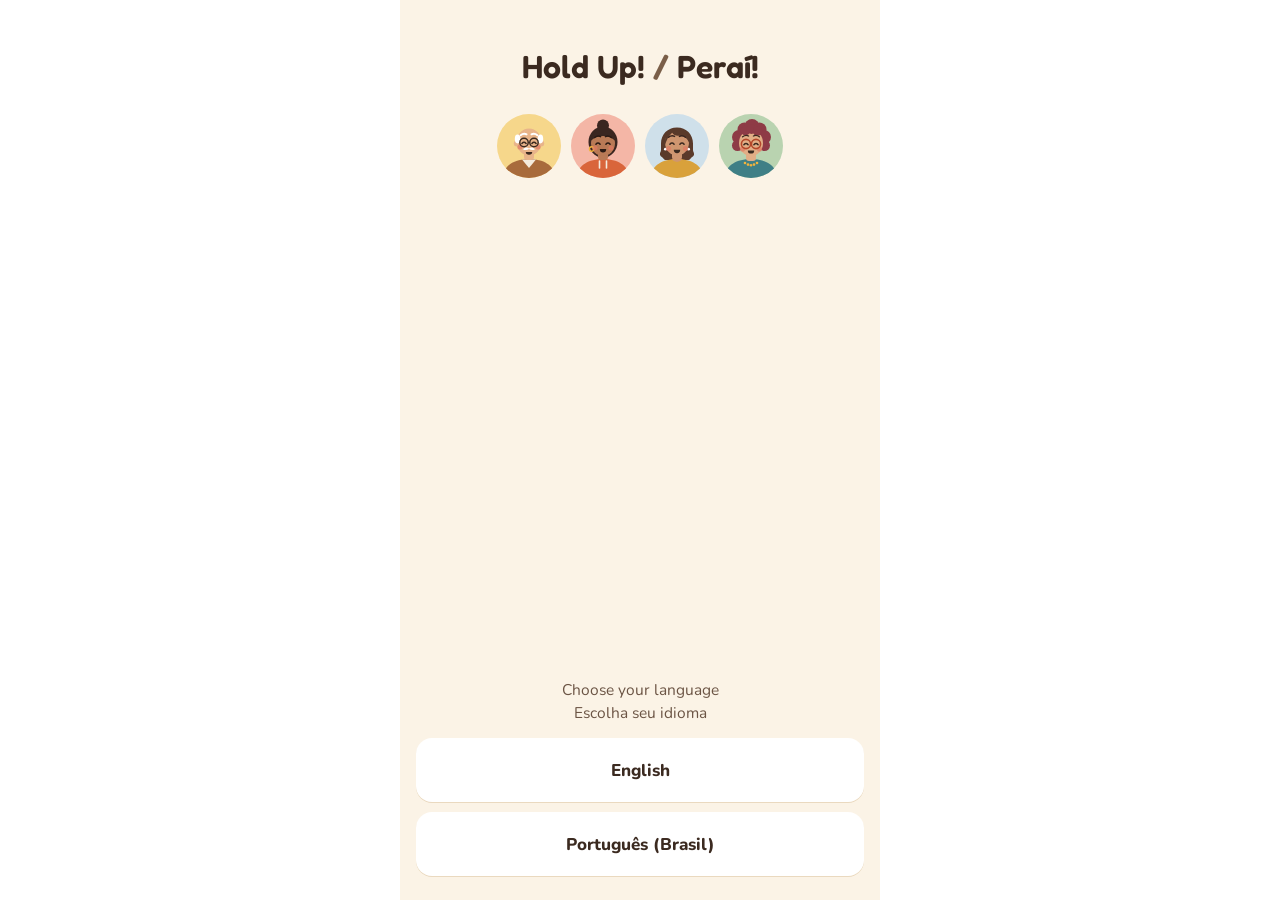
<file: index.html>
<!doctype html>
<html lang="en">
<head>
  <meta charset="utf-8">
  <meta name="viewport" content="width=device-width, initial-scale=1, viewport-fit=cover">
  <meta name="theme-color" content="#F3E3C8">
  <title>Hold Up! / Peraí!</title>
  <link rel="stylesheet" href="fonts/fonts.css">
  <link rel="stylesheet" href="style.css">
</head>
<body>
  <!-- Welcome: the language is chosen here, once. Its texts are filled in by
       game.js from both language files. -->
  <div class="welcome" id="welcome" hidden>
    <div class="welcome-top">
      <h1 class="welcome-title" id="welcome-title"></h1>
      <div class="welcome-cast" id="welcome-cast" aria-hidden="true"></div>
    </div>
    <div class="welcome-choice" role="group" aria-labelledby="welcome-prompt">
      <p class="welcome-prompt" id="welcome-prompt"></p>
      <div class="welcome-buttons" id="welcome-buttons"></div>
    </div>
  </div>

  <div class="chat" id="chat" hidden>
    <header class="chat-bar">
      <div class="who" id="group-who">
        <div class="group-icon" aria-hidden="true">
          <svg width="22" height="22" viewBox="0 0 24 24" fill="none" stroke="currentColor" stroke-width="2.2" stroke-linecap="round" stroke-linejoin="round"><path d="M4 11l8-6 8 6v8a1 1 0 0 1-1 1h-4v-5h-6v5H5a1 1 0 0 1-1-1z"/></svg>
        </div>
        <div class="chat-title">
          <h1 class="chat-name" data-text="familyGroupName"></h1>
          <p class="chat-members" data-text="familyMembers"></p>
        </div>
      </div>
      <!-- A one-on-one chat, while you reply to someone privately -->
      <div class="who" id="private-who" hidden></div>
      <div class="score-chip" id="score">
        <svg width="16" height="16" viewBox="0 0 24 24" fill="none" stroke="currentColor" stroke-width="2.2" stroke-linecap="round" stroke-linejoin="round" aria-hidden="true"><path d="M12 3.5l2.6 5.3 5.9.9-4.3 4.1 1 5.8-5.2-2.7-5.2 2.7 1-5.8-4.3-4.1 5.9-.9z"/></svg>
        <span id="score-value"></span>
      </div>
      <button class="icon-button" id="settings-button" type="button" data-label="settings" aria-expanded="false" aria-controls="settings-panel">
        <svg width="22" height="22" viewBox="0 0 24 24" overflow="visible" fill="none" stroke="currentColor" stroke-width="2.2" stroke-linecap="round" stroke-linejoin="round" aria-hidden="true"><circle cx="12" cy="12" r="3"/><path d="M19.4 15a1.65 1.65 0 0 0 .33 1.82l.06.06a2 2 0 0 1 0 2.83 2 2 0 0 1-2.83 0l-.06-.06a1.65 1.65 0 0 0-1.82-.33 1.65 1.65 0 0 0-1 1.51V21a2 2 0 0 1-2 2 2 2 0 0 1-2-2v-.09A1.65 1.65 0 0 0 9 19.4a1.65 1.65 0 0 0-1.82.33l-.06.06a2 2 0 0 1-2.83 0 2 2 0 0 1 0-2.83l.06-.06a1.65 1.65 0 0 0 .33-1.82 1.65 1.65 0 0 0-1.51-1H3a2 2 0 0 1-2-2 2 2 0 0 1 2-2h.09A1.65 1.65 0 0 0 4.6 9a1.65 1.65 0 0 0-.33-1.82l-.06-.06a2 2 0 0 1 0-2.83 2 2 0 0 1 2.83 0l.06.06a1.65 1.65 0 0 0 1.82.33H9a1.65 1.65 0 0 0 1-1.51V3a2 2 0 0 1 2-2 2 2 0 0 1 2 2v.09a1.65 1.65 0 0 0 1 1.51 1.65 1.65 0 0 0 1.82-.33l.06-.06a2 2 0 0 1 2.83 0 2 2 0 0 1 0 2.83l-.06.06a1.65 1.65 0 0 0-.33 1.82V9a1.65 1.65 0 0 0 1.51 1H21a2 2 0 0 1 2 2 2 2 0 0 1-2 2h-.09a1.65 1.65 0 0 0-1.51 1z"/></svg>
      </button>
      <div class="settings-panel" id="settings-panel" hidden>
        <button class="menu-item" id="start-over" type="button">
          <svg width="22" height="22" viewBox="0 0 24 24" fill="none" stroke="currentColor" stroke-width="2.2" stroke-linecap="round" stroke-linejoin="round" aria-hidden="true"><path d="M3 12a9 9 0 1 0 9-9 9.75 9.75 0 0 0-6.74 2.74L3 8"/><path d="M3 3v5h5"/></svg>
          <span data-text="startOver"></span>
        </button>
        <!-- For building and testing only: take it out before strangers playtest -->
        <div class="test-menu">
          <div class="menu-label" data-text="test"></div>
          <div class="menu-row">
            <span class="menu-row-name" data-text="jumpToPost"></span>
            <div class="pills" id="jump-buttons"></div>
          </div>
          <div class="menu-row">
            <span class="menu-row-name" data-text="language"></span>
            <div class="pills" id="language-buttons"></div>
          </div>
          <div class="menu-row">
            <span class="menu-row-name" data-text="showNumbers"></span>
            <div class="pills" id="numbers-buttons"></div>
          </div>
        </div>
      </div>
    </header>
    <main class="chat-messages" id="messages" data-label="messagesName"></main>
    <section class="panel" id="panel" aria-live="polite" hidden></section>
  </div>

  <script src="settings.js"></script>
  <script src="lang/en.js"></script>
  <script src="lang/pt-BR.js"></script>
  <script src="characters.js"></script>
  <script src="illustrations.js"></script>
  <script src="posts/family.js"></script>
  <script src="scoring.js"></script>
  <script src="game.js"></script>
</body>
</html>
</file>
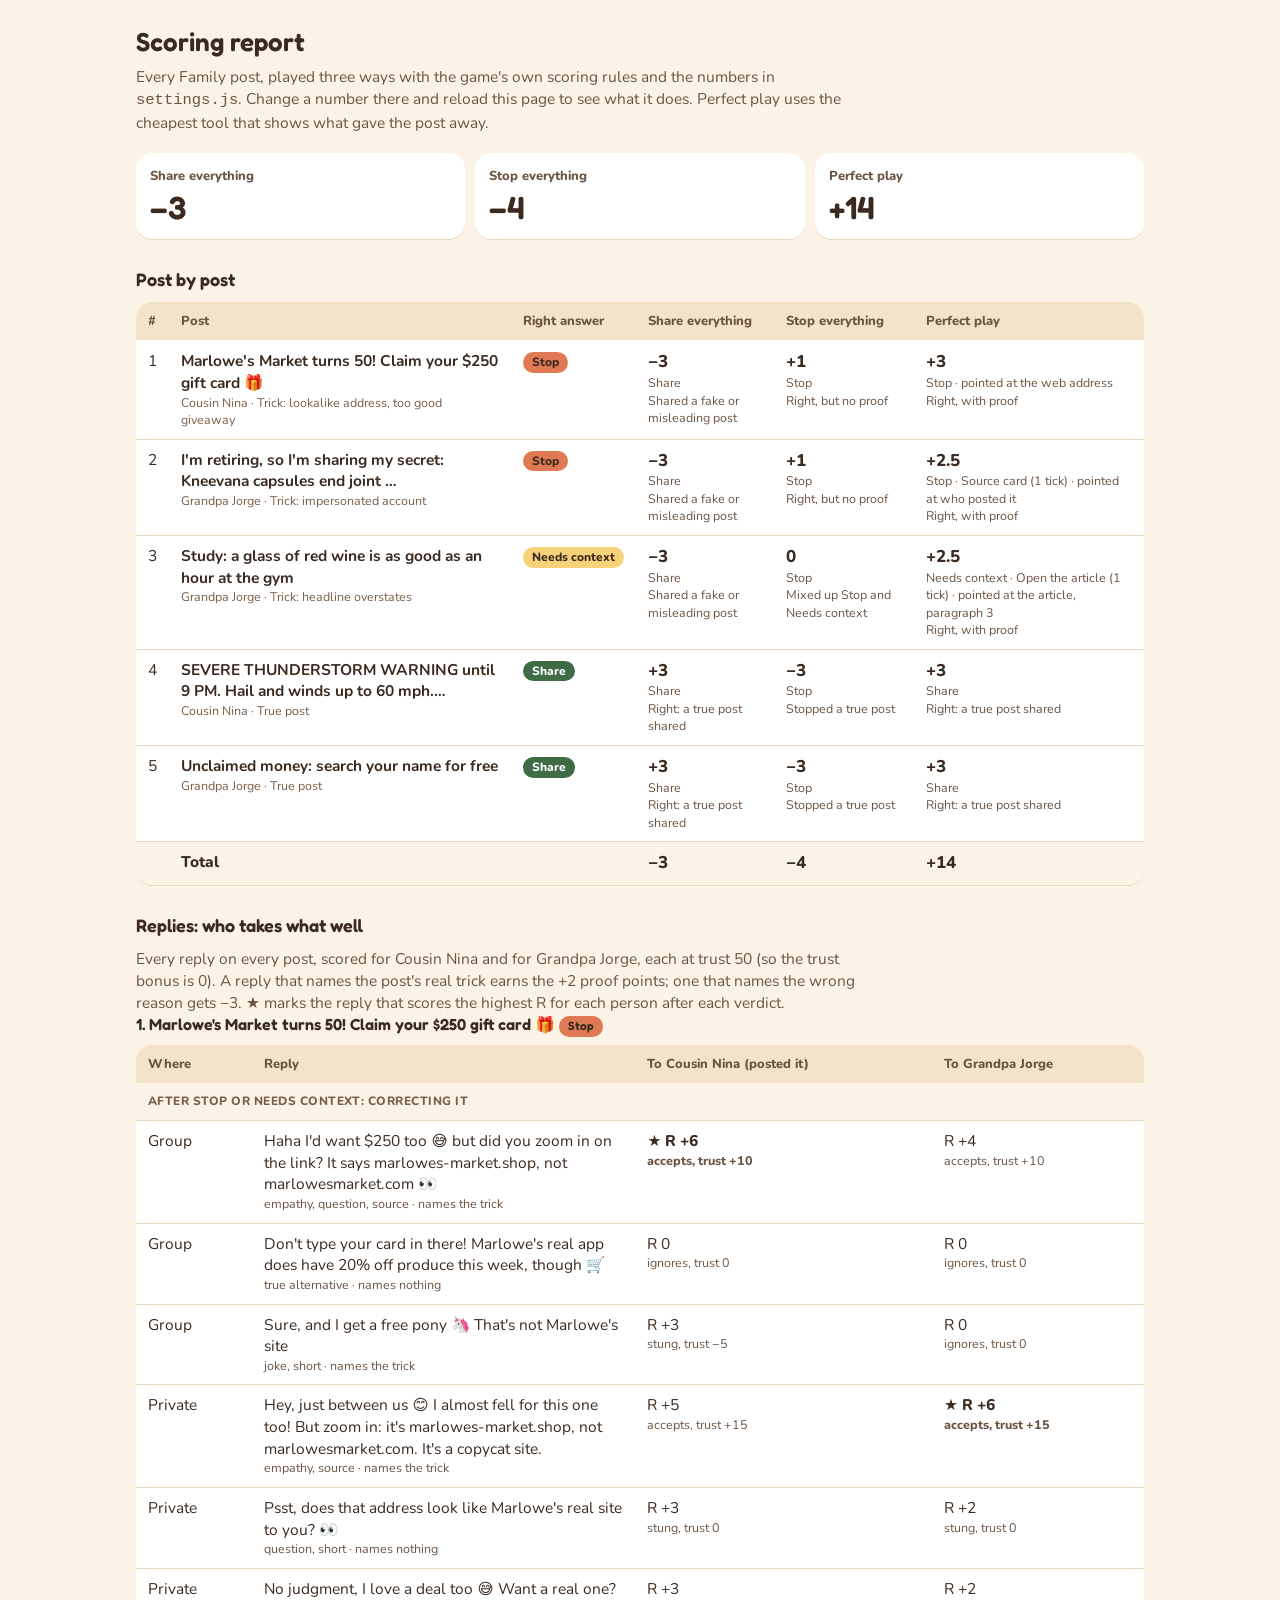
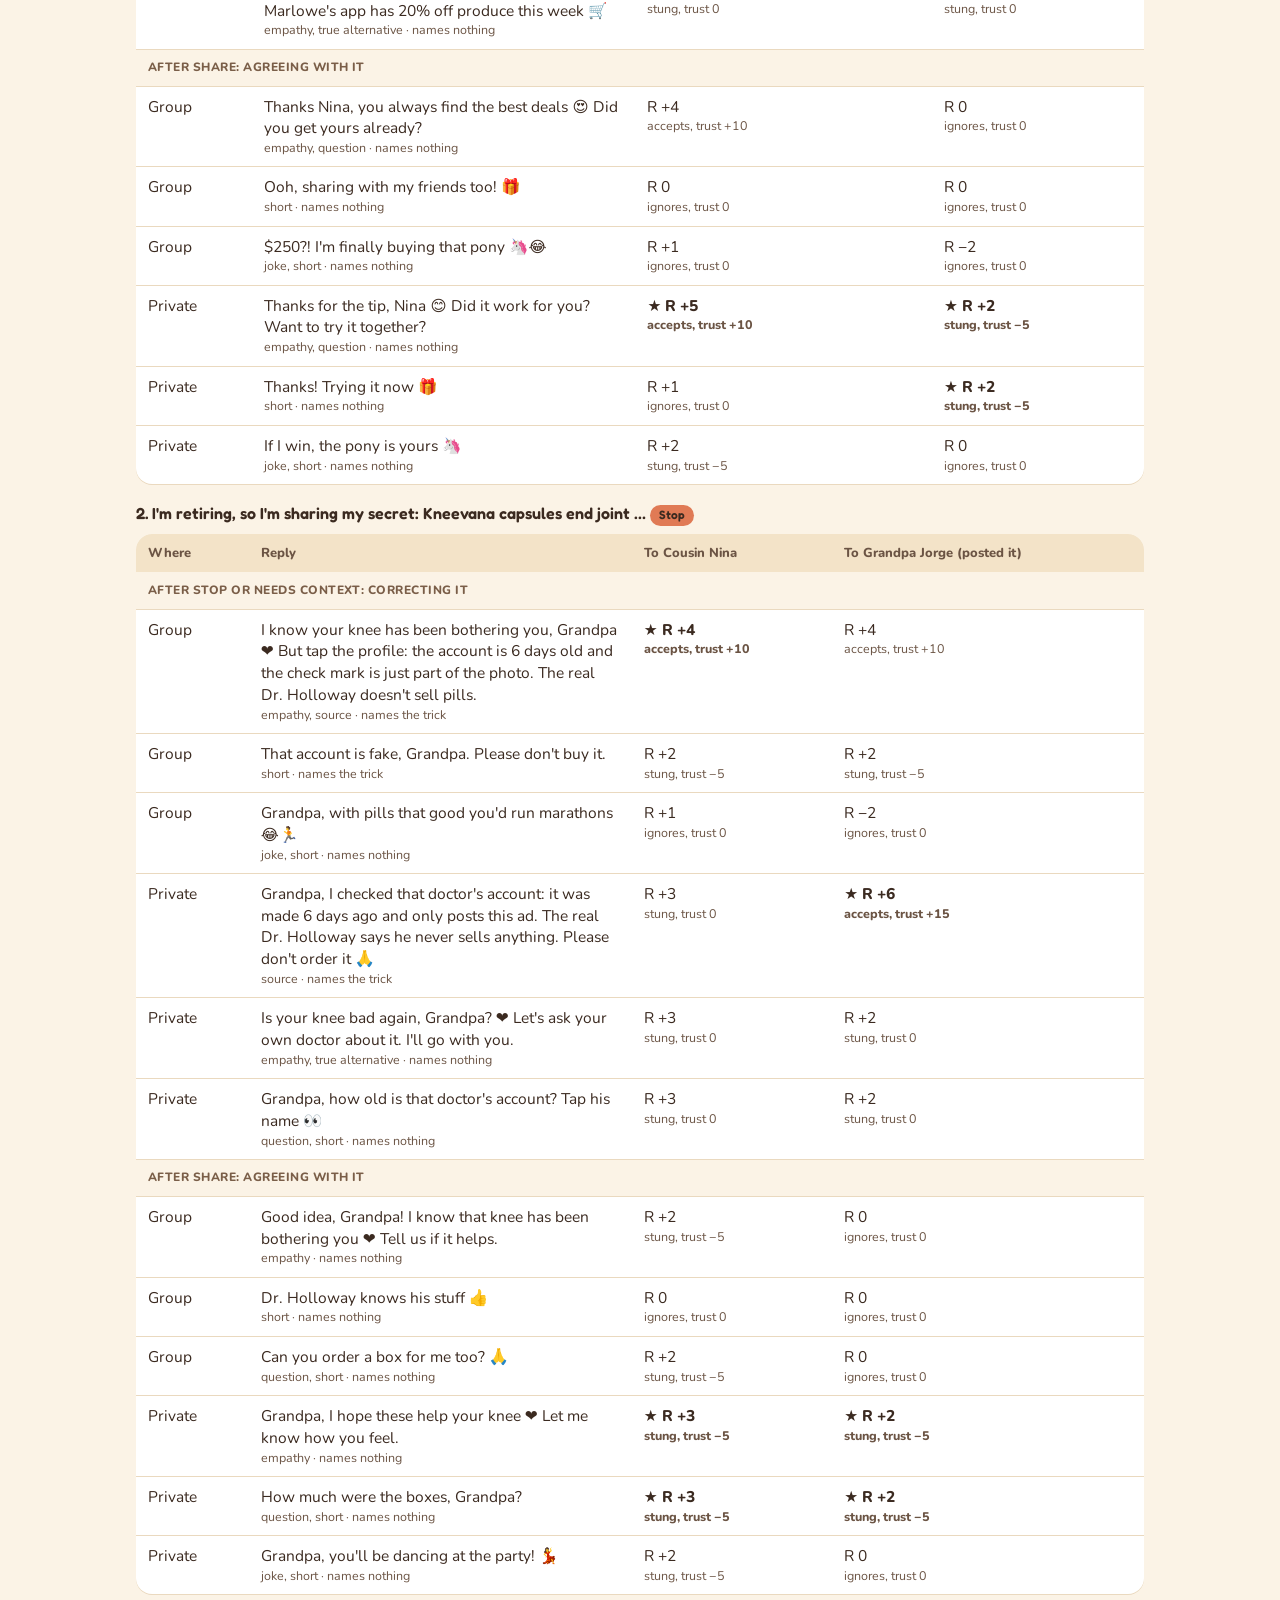
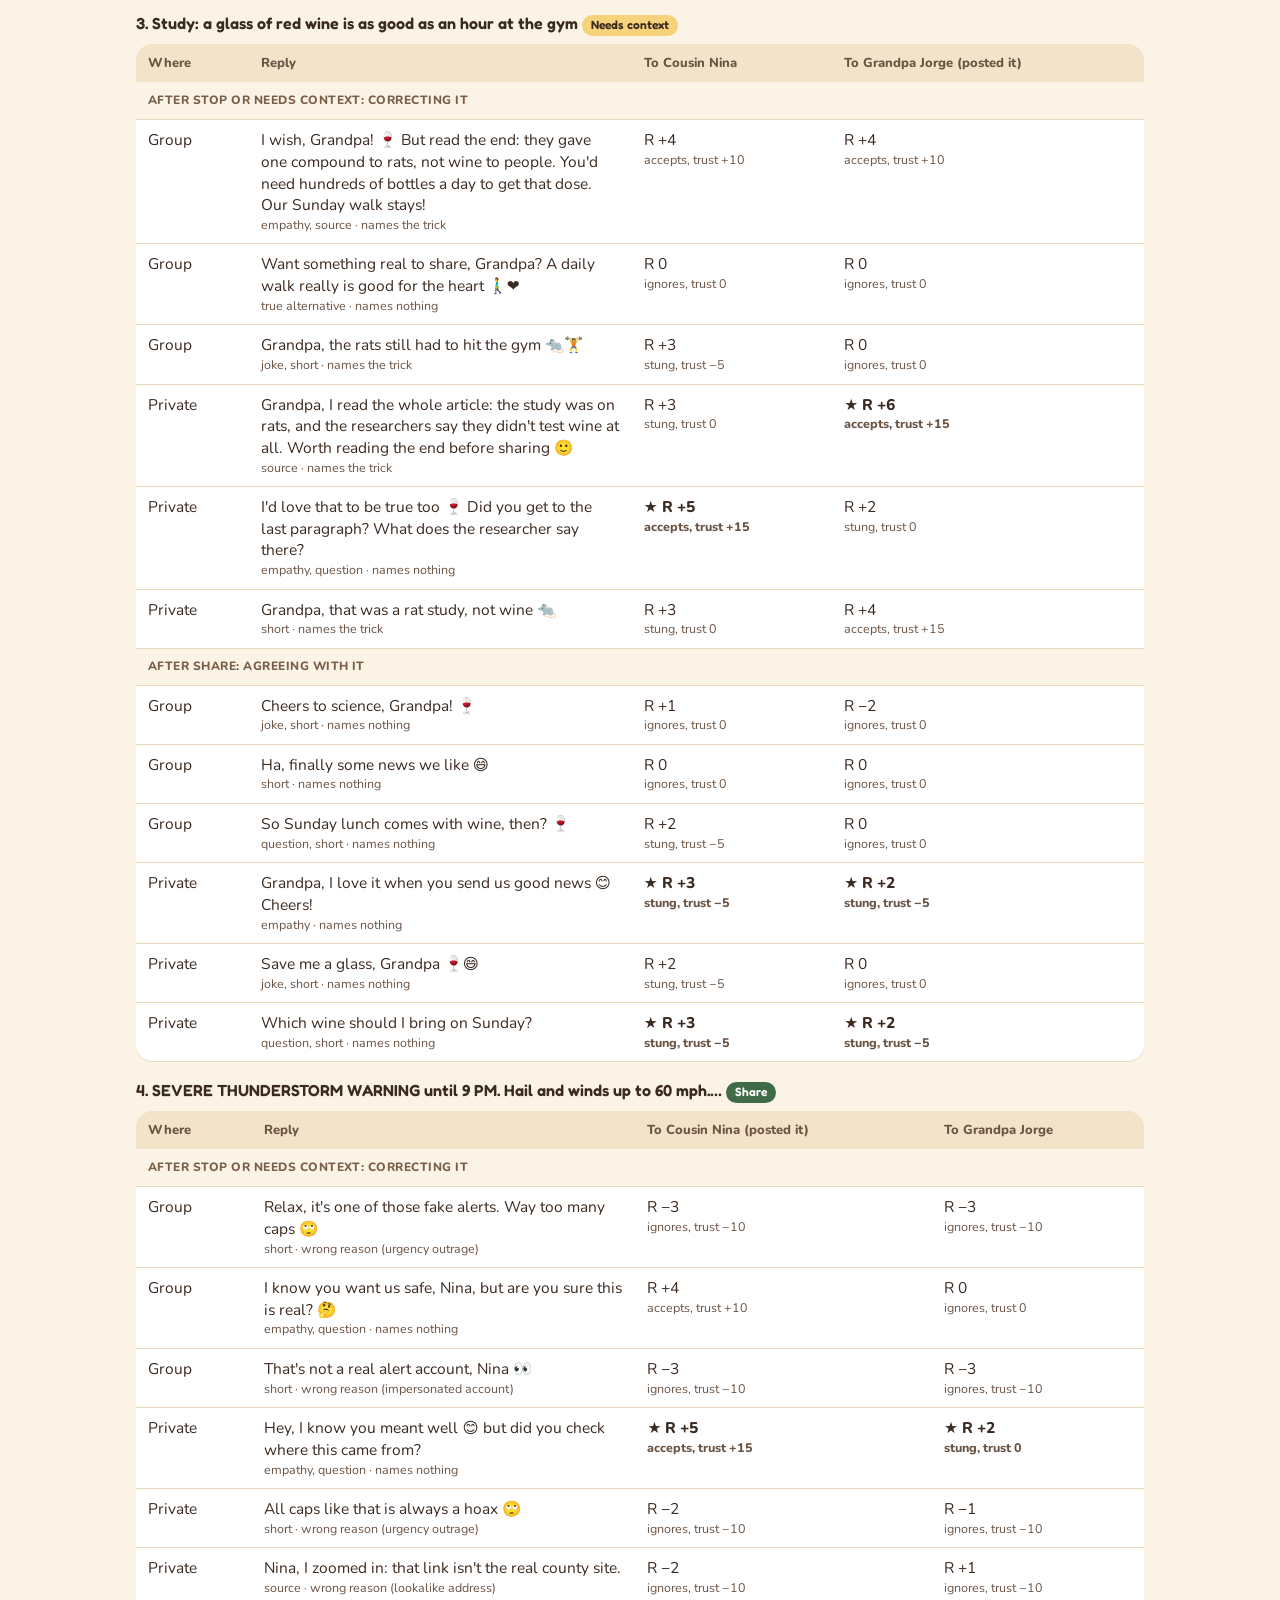
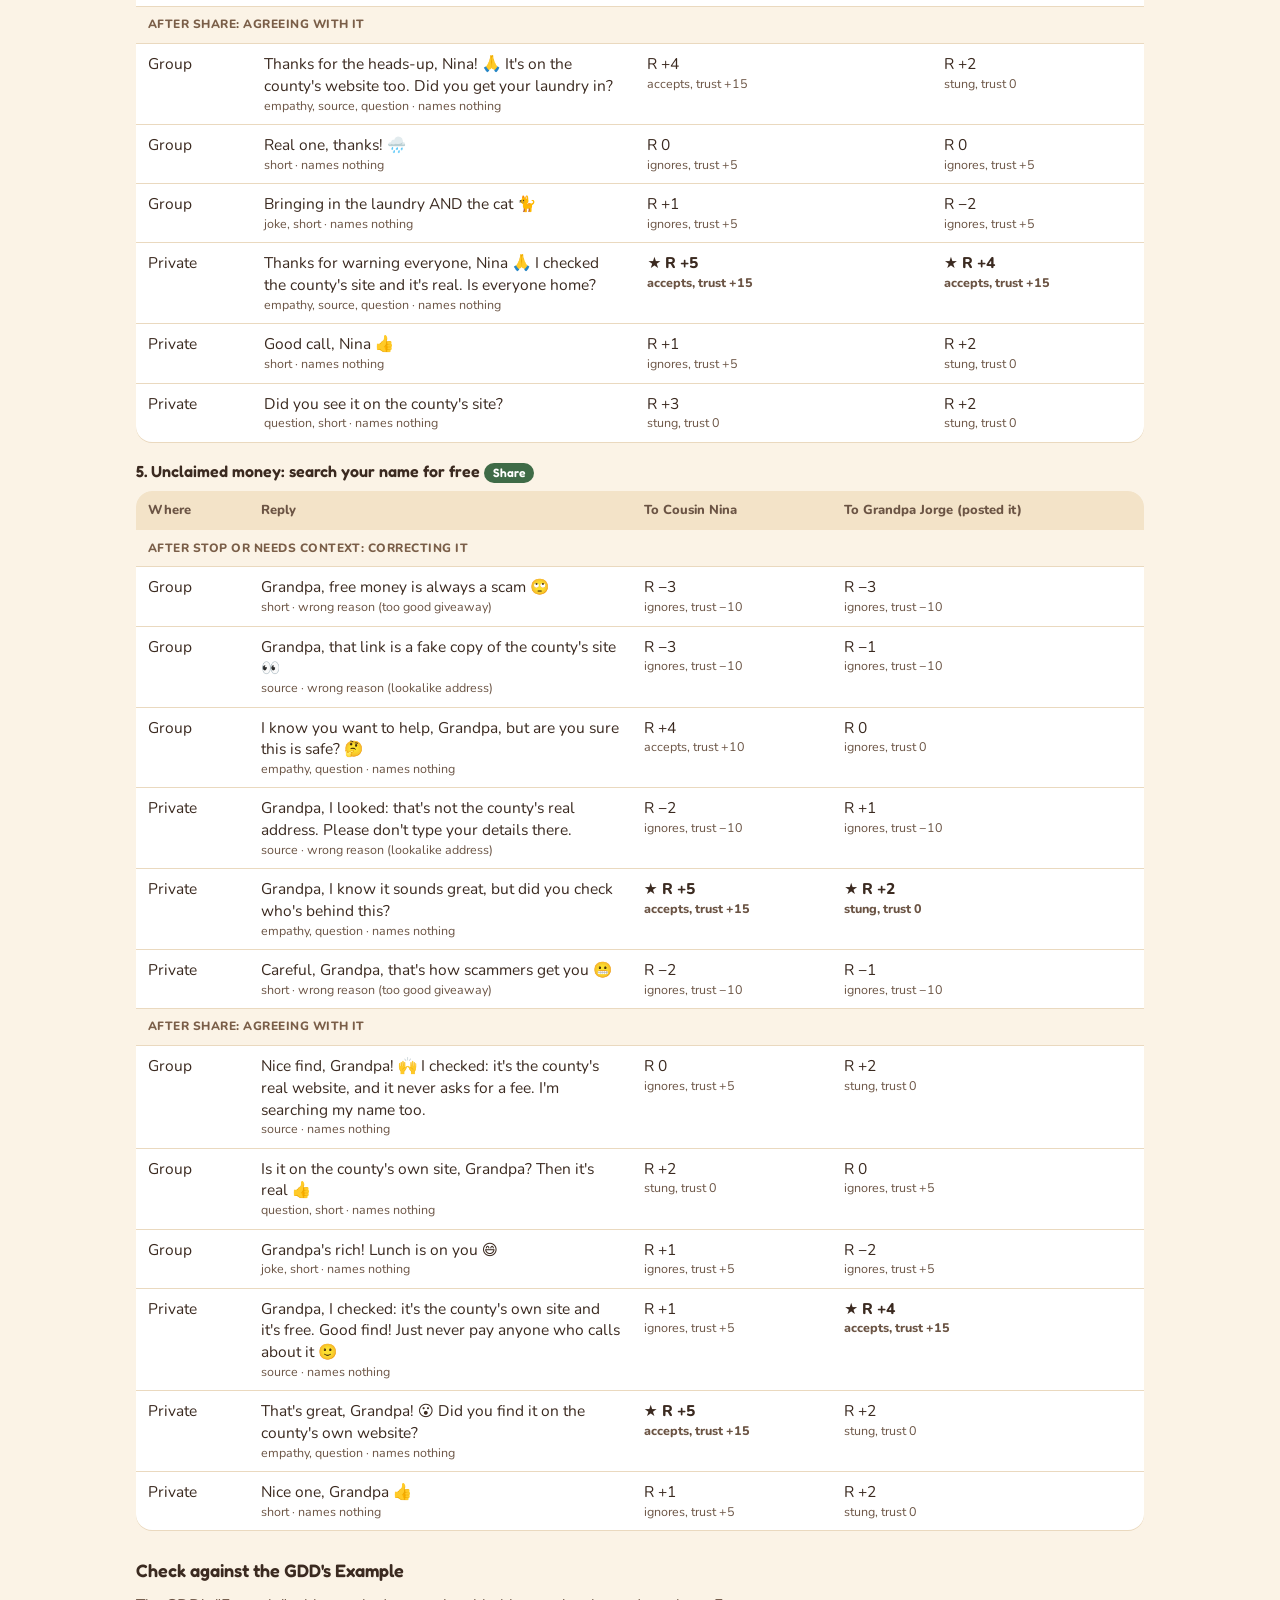
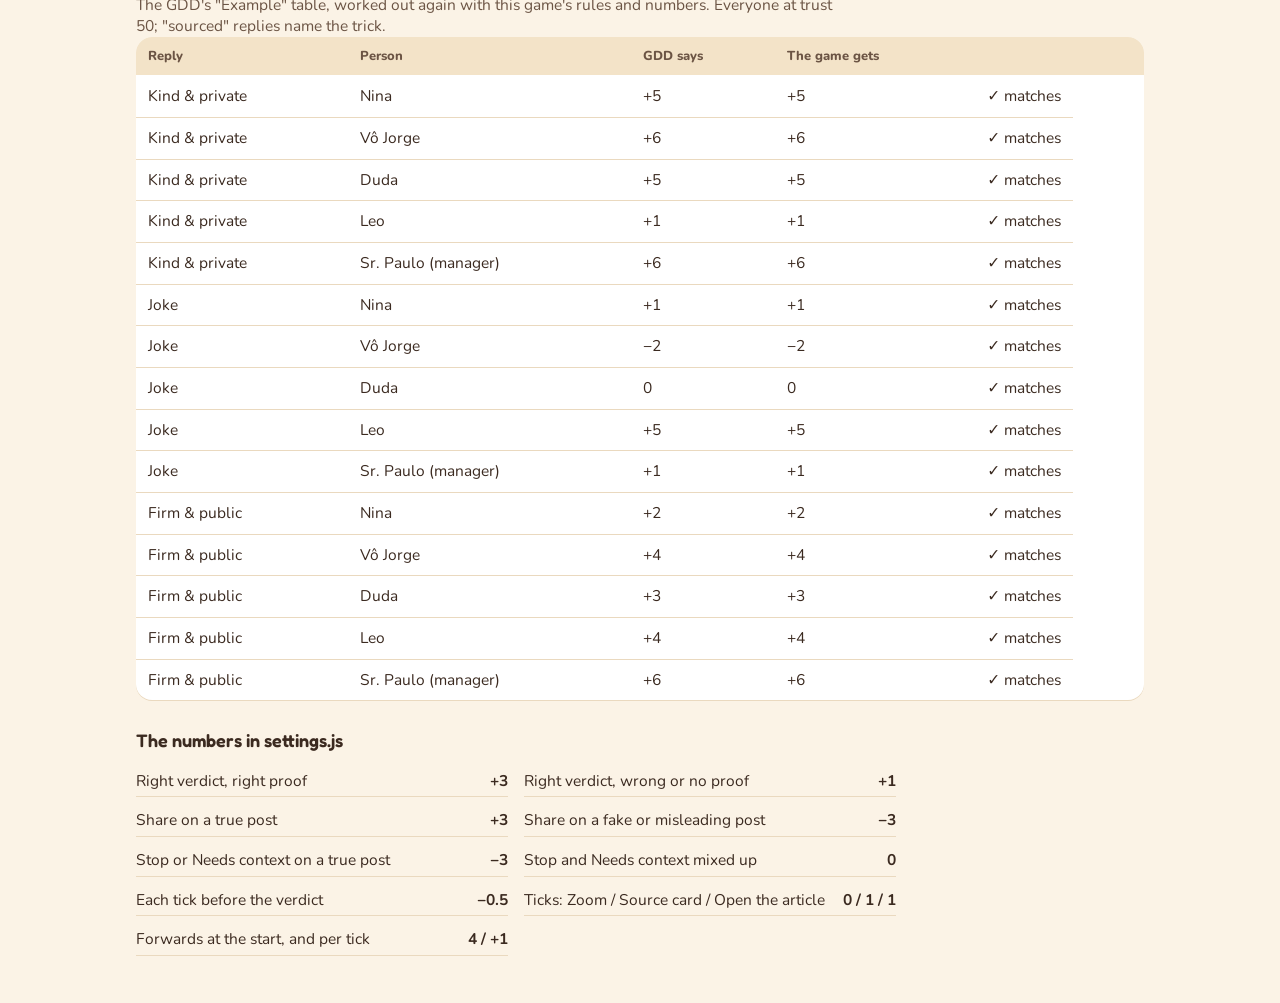
<file: report.html>
<!doctype html>
<html lang="en">
<head>
  <meta charset="utf-8">
  <meta name="viewport" content="width=device-width, initial-scale=1">
  <title>Scoring report</title>
  <!-- Plays every post three ways (share everything, stop everything, perfect
       play) with the game's own scoring rules (scoring.js) and numbers
       (settings.js), and shows the points in a table. Change a number in
       settings.js and reload this page to see what it does. -->
  <link rel="stylesheet" href="fonts/fonts.css">
  <style>
    :root {
      --cream: #FBF3E6;
      --sand: #F3E3C8;
      --white: #FFFFFF;
      --ink: #3B2A20;
      --cocoa: #6B5444;
      --muted: #7A5E48;
      --brick: #9A4A28;
      --terracotta: #E07A55;
      --blush: #FBE3D6;
      --sage: #3F6B47;
      --marigold: #F6D27A;
      --shadow: #EAD9BF;
    }
    * { box-sizing: border-box; }
    body { margin: 0; background: var(--cream); color: var(--ink); font-family: "Nunito", system-ui, sans-serif; font-size: 15.5px; line-height: 1.4; }
    h1, h2 { font-family: "Fredoka", "Nunito", sans-serif; font-weight: 600; margin: 0; }
    .page { max-width: 1040px; margin: 0 auto; padding: 24px 16px 48px; }
    h1 { font-size: 26px; }
    h2 { font-size: 18px; margin: 28px 0 10px; }
    .intro { margin: 6px 0 0; color: var(--cocoa); max-width: 720px; }

    .totals { display: grid; grid-template-columns: repeat(3, minmax(0, 1fr)); gap: 10px; margin-top: 20px; }
    .total { background: var(--white); border-radius: 16px; padding: 14px; box-shadow: 0 1px 0 var(--shadow); }
    .total .name { font-size: 13px; font-weight: 800; color: var(--cocoa); }
    .total .points { font-family: "Fredoka", "Nunito", sans-serif; font-weight: 600; font-size: 32px; line-height: 1.1; margin-top: 4px; }

    .table-wrap { overflow-x: auto; background: var(--white); border-radius: 16px; box-shadow: 0 1px 0 var(--shadow); }
    table { width: 100%; min-width: 760px; border-collapse: collapse; }
    th, td { text-align: left; vertical-align: top; padding: 10px 12px; }
    thead th { background: var(--sand); font-size: 13px; font-weight: 800; color: var(--cocoa); }
    tbody tr + tr td, tfoot td { box-shadow: inset 0 1px 0 var(--shadow); }
    tfoot td { font-weight: 800; background: var(--cream); }
    .post-title { font-weight: 700; }
    .post-meta { font-size: 12.5px; color: var(--muted); }
    .points { font-weight: 800; font-size: 17px; white-space: nowrap; }
    .note { font-size: 12.5px; color: var(--cocoa); }
    .mark { display: inline-flex; align-items: center; gap: 4px; }

    .chip { display: inline-flex; align-items: center; gap: 4px; border-radius: 999px; padding: 2px 9px; font-size: 12px; font-weight: 800; white-space: nowrap; }
    .verdict-share { background: var(--sage); color: var(--white); }
    .verdict-stop { background: var(--terracotta); color: var(--ink); }
    .verdict-needs-context { background: var(--marigold); color: var(--ink); }

    .rules { margin: 0; padding: 0; list-style: none; display: grid; grid-template-columns: repeat(2, minmax(0, 1fr)); gap: 6px 16px; max-width: 760px; }
    .rules li { display: flex; justify-content: space-between; gap: 12px; padding: 6px 0; box-shadow: inset 0 -1px 0 var(--shadow); }
    .rules b { white-space: nowrap; }

    .post-replies { margin-bottom: 18px; }
    .post-replies h3 { font-family: "Fredoka", "Nunito", sans-serif; font-weight: 600; font-size: 16px; margin: 0 0 8px; }
    .replies-table { min-width: 860px; }
    .replies-table td.words { width: 38%; }
    .stance td { background: var(--cream); font-size: 12px; font-weight: 800; color: var(--muted); text-transform: uppercase; letter-spacing: .04em; }
    .win { font-weight: 800; }
    .example { min-width: 560px; }

    @media (max-width: 640px) {
      .totals { grid-template-columns: minmax(0, 1fr); }
      .rules { grid-template-columns: minmax(0, 1fr); }
    }
  </style>
</head>
<body>
  <div class="page">
    <h1>Scoring report</h1>
    <p class="intro">Every Family post, played three ways with the game's own scoring rules and the numbers in <code>settings.js</code>. Change a number there and reload this page to see what it does. Perfect play uses the cheapest tool that shows what gave the post away.</p>

    <div class="totals" id="totals"></div>

    <h2>Post by post</h2>
    <div class="table-wrap"><table>
      <thead><tr><th>#</th><th>Post</th><th>Right answer</th><th>Share everything</th><th>Stop everything</th><th>Perfect play</th></tr></thead>
      <tbody id="rows"></tbody>
      <tfoot><tr id="foot"></tr></tfoot>
    </table></div>

    <h2>Replies: who takes what well</h2>
    <p class="intro">Every reply on every post, scored for Cousin Nina and for Grandpa Jorge, each at trust 50 (so the trust bonus is 0). A reply that names the post's real trick earns the +2 proof points; one that names the wrong reason gets −3. ★ marks the reply that scores the highest R for each person after each verdict.</p>
    <div id="replies"></div>

    <h2>Check against the GDD's Example</h2>
    <p class="intro">The GDD's "Example" table, worked out again with this game's rules and numbers. Everyone at trust 50; "sourced" replies name the trick.</p>
    <div class="table-wrap"><table class="example">
      <thead><tr><th>Reply</th><th>Person</th><th>GDD says</th><th>The game gets</th><th></th></tr></thead>
      <tbody id="example"></tbody>
    </table></div>

    <h2>The numbers in settings.js</h2>
    <ul class="rules" id="rules"></ul>
  </div>

  <script src="settings.js"></script>
  <script src="posts/family.js"></script>
  <script src="scoring.js"></script>
  <script>
    // Labels for this report only (it's for building, so it's in English)
    var STRATEGIES = [
      ["shareEverything", "Share everything"],
      ["stopEverything", "Stop everything"],
      ["perfect", "Perfect play"]
    ];
    var VERDICTS = { share: "Share", stop: "Stop", "needs-context": "Needs context" };
    var OUTCOMES = {
      rightShare: "Right: a true post shared",
      rightWithProof: "Right, with proof",
      rightNoProof: "Right, but no proof",
      sharedFalse: "Shared a fake or misleading post",
      stoppedTrue: "Stopped a true post",
      mixedUp: "Mixed up Stop and Needs context"
    };
    var TOOLS = { zoom: "Zoom", source: "Source card", article: "Open the article" };
    var CLUES = {
      "source.url": "the web address", headline: "the headline", image: "the picture", message: "the sender's message",
      date: "the date", finePrint: "the fine print", "source.about": "who posted it"
    };
    var POINTS = [
      ["rightVerdictRightProof", "Right verdict, right proof"],
      ["rightVerdictNoProof", "Right verdict, wrong or no proof"],
      ["rightShare", "Share on a true post"],
      ["sharedFalse", "Share on a fake or misleading post"],
      ["stoppedTrue", "Stop or Needs context on a true post"],
      ["mixedUp", "Stop and Needs context mixed up"],
      ["perTick", "Each tick before the verdict"]
    ];

    function esc(value) {
      return String(value).replace(/[&<>"]/g, function (c) { return { "&": "&amp;", "<": "&lt;", ">": "&gt;", '"': "&quot;" }[c]; });
    }

    function signed(n) { return (n > 0 ? "+" : "") + String(n + 0).replace("-", "−"); }

    function clueName(clue) {
      return CLUES[clue] || "the article, paragraph " + clue.replace("article.p", "");
    }

    function verdictChip(verdict) {
      return '<span class="chip verdict-' + verdict + '">' + VERDICTS[verdict] + "</span>";
    }

    // What a strategy did with a post, in a few words
    function describe(play, result) {
      var tools = Scoring.tools.filter(function (t) { return play.used[t]; }).map(function (t) { return TOOLS[t]; });
      var parts = [VERDICTS[play.verdict]];
      if (tools.length) parts.push(tools.join(", ") + " (" + result.ticks + (result.ticks === 1 ? " tick" : " ticks") + ")");
      if (play.proof) parts.push("pointed at " + clueName(play.proof));
      return parts.join(" · ") + "<br>" + OUTCOMES[result.outcome];
    }

    var totals = {};
    STRATEGIES.forEach(function (s) { totals[s[0]] = 0; });

    document.getElementById("rows").innerHTML = window.POSTS.map(function (post, i) {
      var cells = STRATEGIES.map(function (s) {
        var play = Scoring.strategies[s[0]](post);
        var result = Scoring.score(post, play);
        totals[s[0]] += result.total;
        return '<td><div class="points">' + signed(result.total) + '</div><div class="note">' + describe(play, result) + "</div></td>";
      }).join("");
      var tricks = post.tricks.length ? "Trick: " + post.tricks.join(", ").replace(/-/g, " ") : "True post";
      return "<tr><td>" + (i + 1) + '</td><td><div class="post-title">' + esc(post.text.en.headline.length > 70 ? post.text.en.headline.slice(0, 68) + "…" : post.text.en.headline) +
        '</div><div class="post-meta">' + esc(post.sender === "nina" ? "Cousin Nina" : "Grandpa Jorge") + " · " + esc(tricks) + "</div></td>" +
        "<td>" + verdictChip(post.verdict) + "</td>" + cells + "</tr>";
    }).join("");

    document.getElementById("foot").innerHTML = '<td></td><td>Total</td><td></td>' + STRATEGIES.map(function (s) {
      return '<td class="points">' + signed(totals[s[0]]) + "</td>";
    }).join("");

    document.getElementById("totals").innerHTML = STRATEGIES.map(function (s) {
      return '<div class="total"><div class="name">' + s[1] + '</div><div class="points">' + signed(totals[s[0]]) + "</div></div>";
    }).join("");

    // ---------------------------------------------------------------- replies

    var PEOPLE = [["nina", "Cousin Nina"], ["jorge", "Grandpa Jorge"]];
    var REACTIONS = { accepts: "accepts", stung: "stung", ignores: "ignores", digsIn: "digs in" };
    var FEATURE_NAMES = {
      empathy: "empathy", source: "source", joke: "joke", short: "short",
      question: "question", trueAlternative: "true alternative"
    };
    var START = window.SETTINGS.trustStart;

    function replyTags(post, reply) {
      var names = reply.features.map(function (f) { return FEATURE_NAMES[f]; });
      var cite = !reply.cites ? "names nothing"
        : post.tricks.indexOf(reply.cites) !== -1 ? "names the trick"
        : "wrong reason (" + reply.cites.replace(/-/g, " ") + ")";
      return names.join(", ") + " · " + cite;
    }

    function stanceRows(post, stance, label) {
      var options = Scoring.replyOptions(post, stance);
      // Score every option for each person, then find each person's best R
      var scored = options.map(function (o) {
        var row = { o: o };
        PEOPLE.forEach(function (p) { row[p[0]] = Scoring.answer(post, o.reply, stance, o.channel, p[0], START); });
        return row;
      });
      var best = {};
      PEOPLE.forEach(function (p) {
        best[p[0]] = Math.max.apply(null, scored.map(function (row) { return row[p[0]].R.total; }));
      });
      return '<tr class="stance"><td colspan="4">' + label + "</td></tr>" + scored.map(function (row) {
        return "<tr><td>" + (row.o.channel === "group" ? "Group" : "Private") + "</td>" +
          '<td class="words">' + esc(row.o.reply.en) + '<div class="note">' + esc(replyTags(post, row.o.reply)) + "</div></td>" +
          PEOPLE.map(function (p) {
            var a = row[p[0]];
            var win = a.R.total === best[p[0]];
            return '<td class="' + (win ? "win" : "") + '">' + (win ? "★ " : "") + "R " + signed(a.R.total) +
              '<div class="note">' + REACTIONS[a.reaction] + ", trust " + signed(a.trustAfter - a.trustBefore) + "</div></td>";
          }).join("") + "</tr>";
      }).join("");
    }

    document.getElementById("replies").innerHTML = window.POSTS.map(function (post, i) {
      return '<div class="post-replies"><h3>' + (i + 1) + ". " + esc(post.text.en.headline.length > 70 ? post.text.en.headline.slice(0, 68) + "…" : post.text.en.headline) + " " + verdictChip(post.verdict) + "</h3>" +
        '<div class="table-wrap"><table class="replies-table"><thead><tr><th>Where</th><th>Reply</th>' +
        PEOPLE.map(function (p) { return "<th>To " + p[1] + (p[0] === post.sender ? " (posted it)" : "") + "</th>"; }).join("") +
        "</tr></thead><tbody>" +
        stanceRows(post, "stop", "After Stop or Needs context: correcting it") +
        stanceRows(post, "share", "After Share: agreeing with it") +
        "</tbody></table></div></div>";
    }).join("");

    // ---------------------------------------------------------------- the GDD's Example

    // The GDD's four people for its Example, and its replies, as plays
    var EXAMPLE_POST = { verdict: "stop", tricks: ["the-trick"] };
    var EXAMPLE = [
      ["Kind & private", { features: ["empathy", "source"], cites: "the-trick" }, "private", { nina: 5, jorge: 6, duda: 5, leo: 1, paulo: 6 }],
      ["Joke", { features: ["joke", "short"], cites: null }, "group", { nina: 1, jorge: -2, duda: 0, leo: 5, paulo: 1 }],
      ["Firm & public", { features: ["short", "source"], cites: "the-trick" }, "group", { nina: 2, jorge: 4, duda: 3, leo: 4, paulo: 6 }]
    ];
    var EXAMPLE_PEOPLE = { nina: "Nina", jorge: "Vô Jorge", duda: "Duda", leo: "Leo", paulo: "Sr. Paulo (manager)" };

    document.getElementById("example").innerHTML = EXAMPLE.map(function (ex) {
      return Object.keys(ex[3]).map(function (person) {
        var got = Scoring.answer(EXAMPLE_POST, ex[1], "stop", ex[2], person, START).R.total;
        var ok = got === ex[3][person];
        return "<tr><td>" + ex[0] + "</td><td>" + EXAMPLE_PEOPLE[person] + "</td><td>" + signed(ex[3][person]) + "</td><td>" + signed(got) + "</td>" +
          '<td class="mark">' + (ok ? "✓ matches" : "✗ differs") + "</td></tr>";
      }).join("");
    }).join("");

    var P = window.SETTINGS.points;
    document.getElementById("rules").innerHTML = POINTS.map(function (p) {
      return "<li><span>" + p[1] + "</span><b>" + signed(P[p[0]]) + "</b></li>";
    }).join("") +
      "<li><span>Ticks: Zoom / Source card / Open the article</span><b>" +
      [window.SETTINGS.toolTicks.zoom, window.SETTINGS.toolTicks.source, window.SETTINGS.toolTicks.article].join(" / ") + "</b></li>" +
      "<li><span>Forwards at the start, and per tick</span><b>" + window.SETTINGS.forwardsAtStart + " / +" + window.SETTINGS.forwardsPerTick + "</b></li>";
  </script>
</body>
</html>
</file>
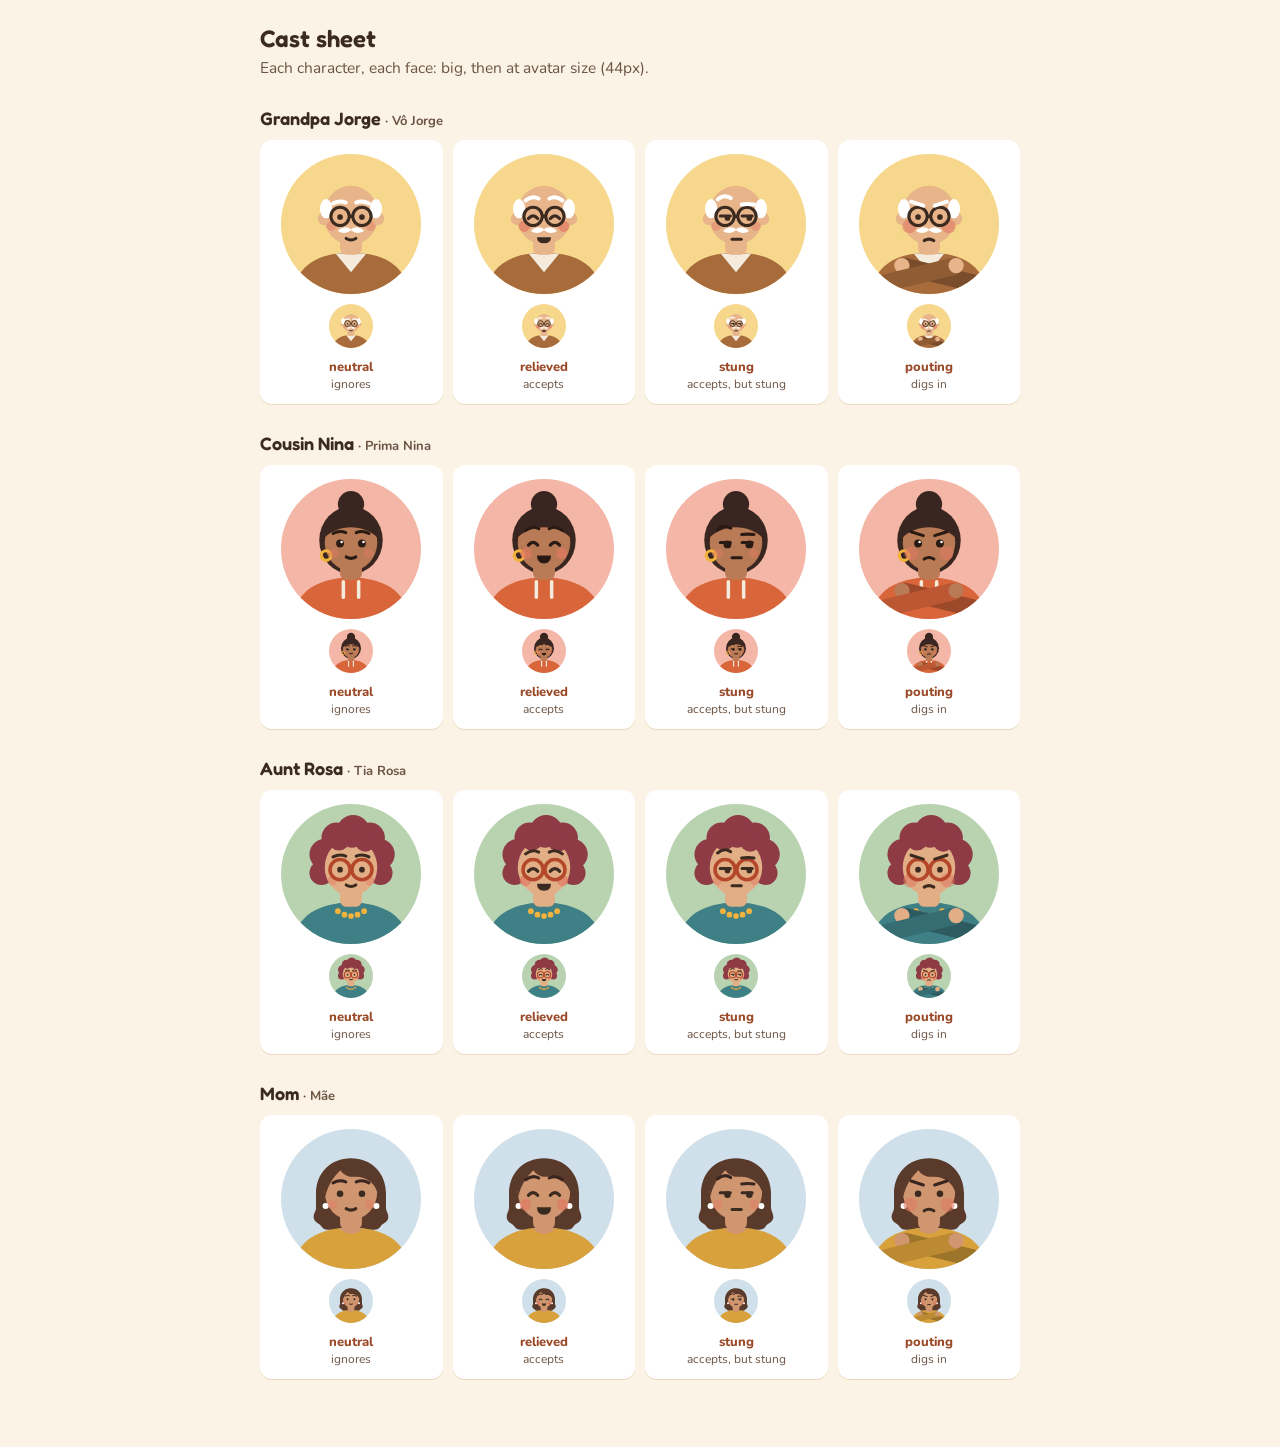
<file: art/cast.html>
<!doctype html>
<html lang="en">
<head>
  <meta charset="utf-8">
  <meta name="viewport" content="width=device-width, initial-scale=1">
  <title>Cast sheet</title>
  <!-- Every Family character with every face, big and at avatar size (44px).
       The drawings come from ../characters.js; see ART.md. -->
  <link rel="stylesheet" href="../fonts/fonts.css">
  <style>
    :root {
      --cream: #FBF3E6;
      --sand: #F3E3C8;
      --white: #FFFFFF;
      --ink: #3B2A20;
      --cocoa: #6B5444;
      --brick: #9A4A28;
      --shadow: #EAD9BF;
    }
    * { box-sizing: border-box; }
    body {
      margin: 0;
      padding: 24px 16px 40px;
      background: var(--cream);
      color: var(--ink);
      font-family: "Nunito", sans-serif;
    }
    h1, h2 { font-family: "Fredoka", sans-serif; font-weight: 600; margin: 0; }
    h1 { font-size: 24px; }
    .intro { margin: 4px 0 24px; color: var(--cocoa); font-size: 15.5px; line-height: 1.4; }
    .character { margin: 0 auto 28px; max-width: 760px; }
    h2 { font-size: 18px; margin-bottom: 10px; }
    h2 span { font-family: "Nunito", sans-serif; font-weight: 700; font-size: 13px; color: var(--cocoa); }
    .faces {
      display: grid;
      grid-template-columns: repeat(4, minmax(0, 1fr));
      gap: 10px;
    }
    .face {
      display: flex;
      flex-direction: column;
      align-items: center;
      gap: 10px;
      padding: 14px 8px 12px;
      background: var(--white);
      border-radius: 12px;
      box-shadow: 0 1px 0 var(--shadow);
    }
    .face .big { width: 100%; max-width: 140px; aspect-ratio: 1; }
    .face .big .avatar { width: 100% !important; height: 100% !important; }
    .face .big svg { width: 100%; height: 100%; }
    .face .label { text-align: center; font-size: 13px; font-weight: 800; color: var(--brick); }
    .face .label small { display: block; font-size: 12px; font-weight: 400; color: var(--cocoa); }
    @media (max-width: 560px) {
      .faces { grid-template-columns: repeat(2, minmax(0, 1fr)); }
    }
  </style>
</head>
<body>
  <div class="character">
    <h1>Cast sheet</h1>
    <p class="intro">Each character, each face: big, then at avatar size (44px).</p>
  </div>
  <div id="cast"></div>

  <script src="../characters.js"></script>
  <script>
    // Names and reactions for this check page only; the game takes them from lang/.
    var NAMES = {
      jorge: ["Grandpa Jorge", "Vô Jorge"],
      nina: ["Cousin Nina", "Prima Nina"],
      rosa: ["Aunt Rosa", "Tia Rosa"],
      mom: ["Mom", "Mãe"]
    };
    var REACTIONS = {
      neutral: "ignores",
      relieved: "accepts",
      stung: "accepts, but stung",
      pouting: "digs in"
    };

    document.getElementById("cast").innerHTML = Characters.ids.map(function (id) {
      return '<section class="character"><h2>' + NAMES[id][0] + " <span>· " + NAMES[id][1] + "</span></h2>" +
        '<div class="faces">' +
        Characters.faces.map(function (face) {
          var label = NAMES[id][0] + ", " + face;
          return '<div class="face">' +
            '<div class="big">' + Characters.avatar(id, face, 140, label) + "</div>" +
            Characters.avatar(id, face, 44) +
            '<div class="label">' + face + "<small>" + REACTIONS[face] + "</small></div>" +
            "</div>";
        }).join("") +
        "</div></section>";
    }).join("");
  </script>
</body>
</html>
</file>
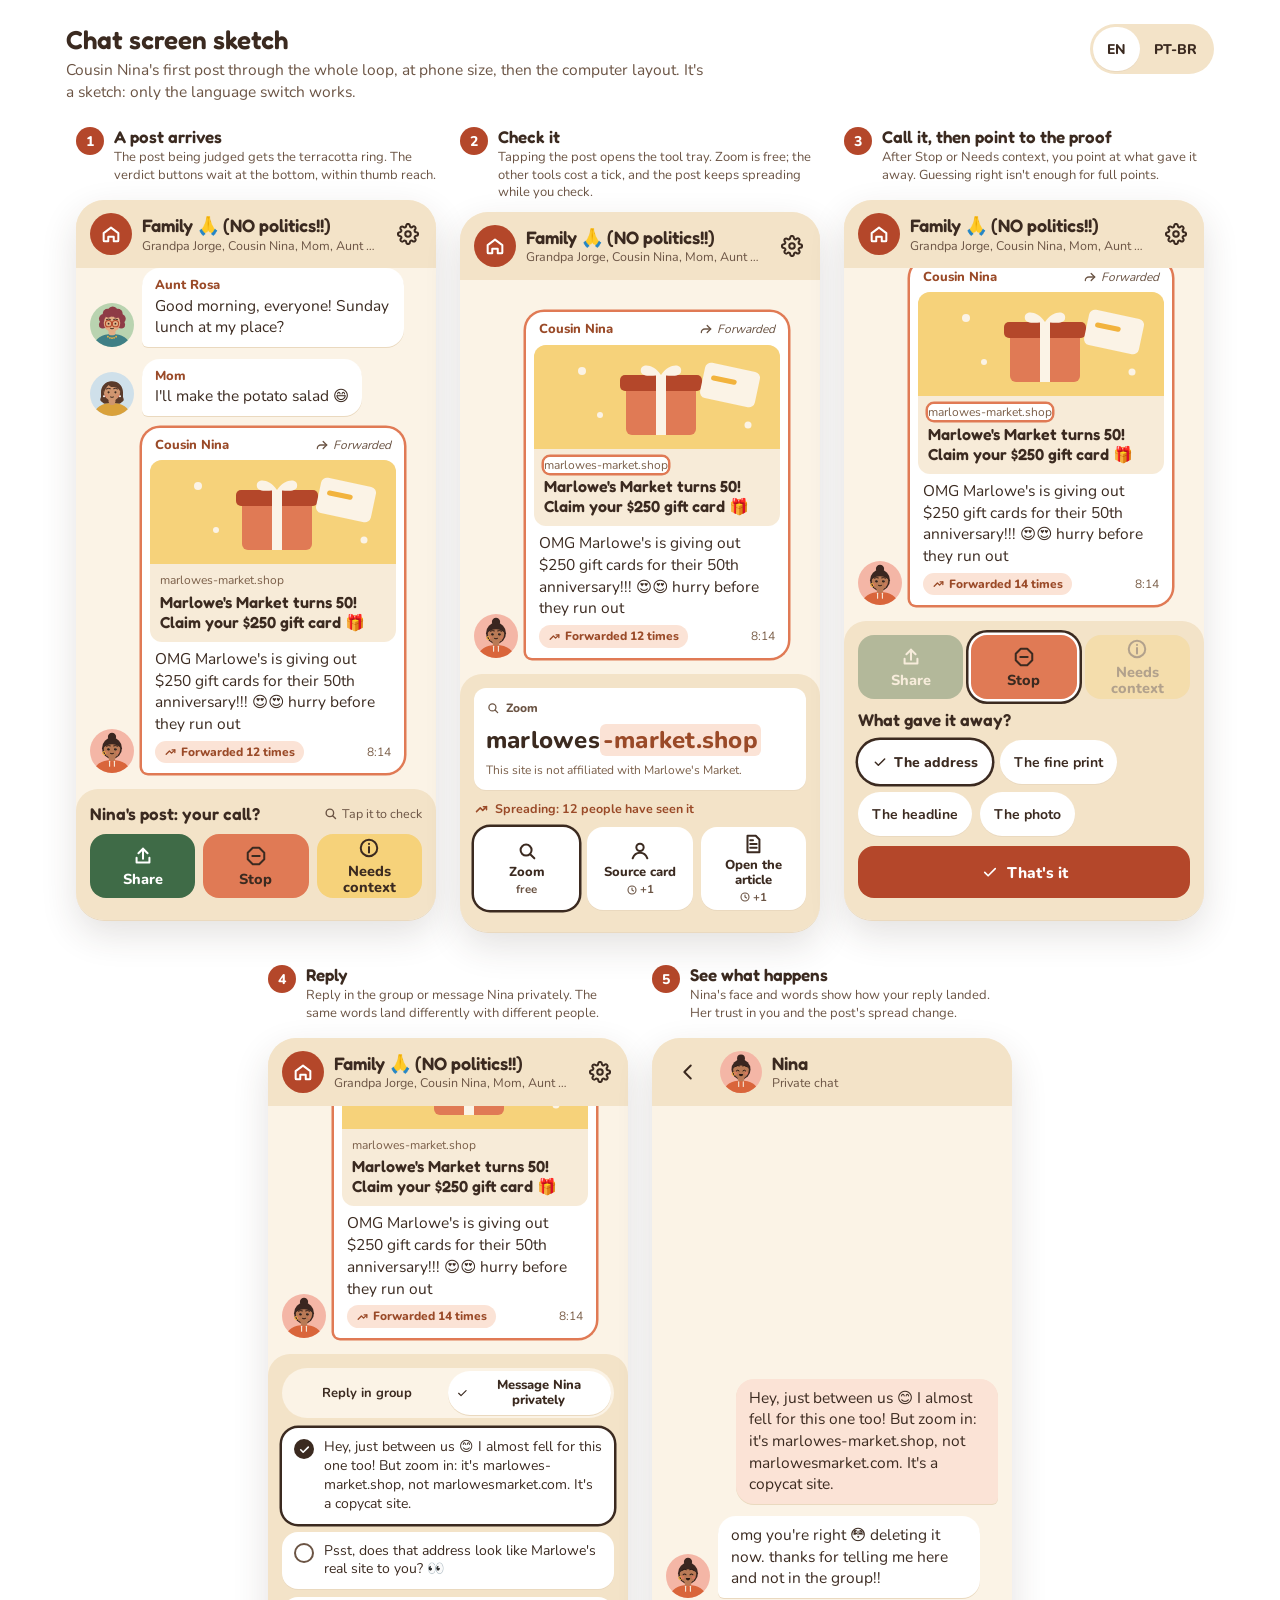
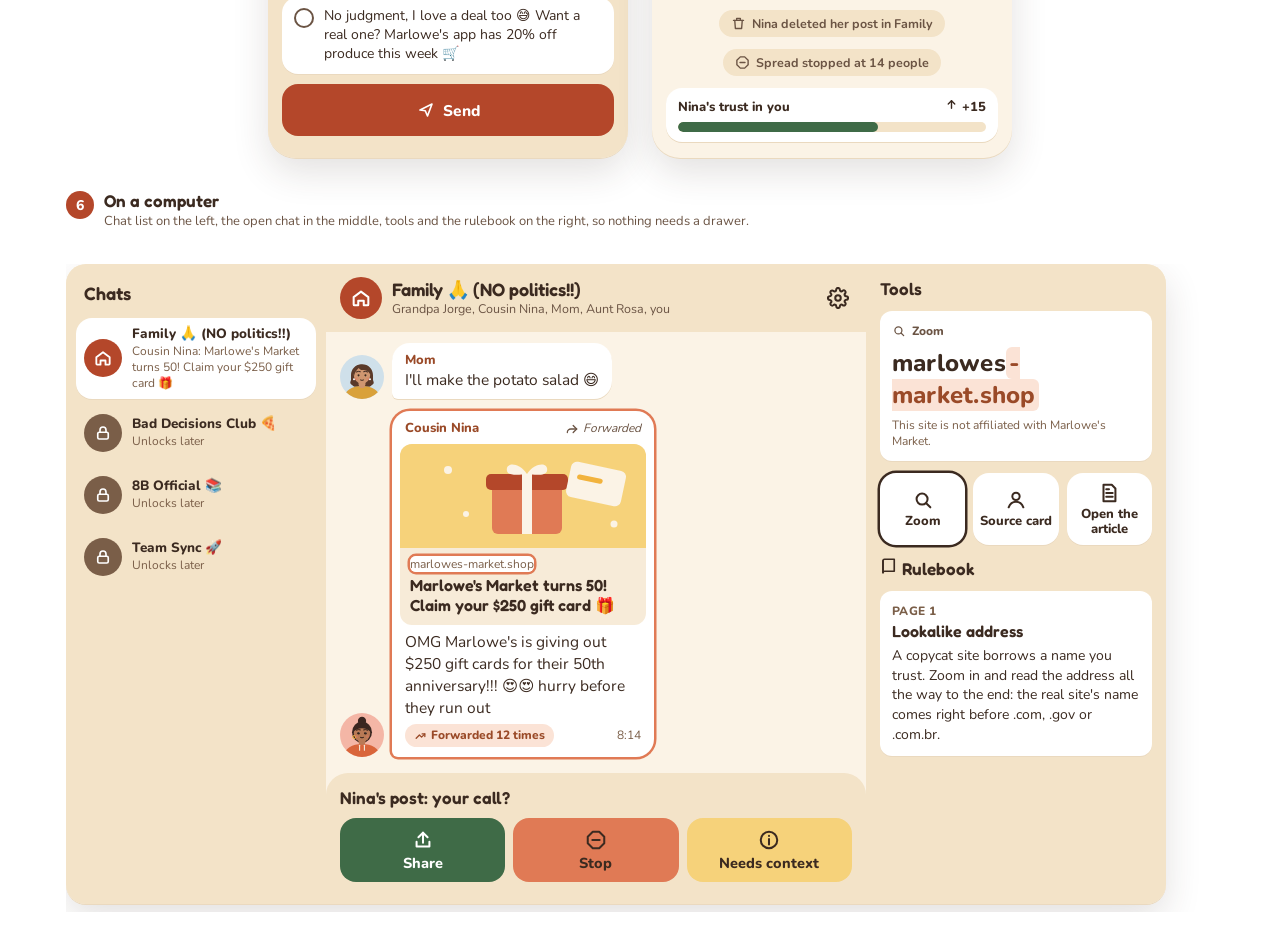
<file: art/sketch.html>
<!doctype html>
<html lang="en">
<head>
  <meta charset="utf-8">
  <meta name="viewport" content="width=device-width, initial-scale=1">
  <title>Chat screen sketch</title>
  <!-- A sketch of the chat screen: Cousin Nina's first post (posts/family.js)
       through the whole loop at phone size, then the computer layout from the
       GDD. Follows ART.md. Nothing here is the game, and nothing is clickable
       except the language switch. -->
  <link rel="stylesheet" href="../fonts/fonts.css">
  <style>
    :root {
      --cream: #FBF3E6;
      --sand: #F3E3C8;
      --white: #FFFFFF;
      --ink: #3B2A20;
      --cocoa: #6B5444;
      --muted: #7A5E48;
      --rust: #B4472A;
      --brick: #9A4A28;
      --terracotta: #E07A55;
      --blush: #FBE3D6;
      --sage: #3F6B47;
      --marigold: #F6D27A;
      --marigold-accent: #F2B33D;
      --shadow: #EAD9BF;
      --card: #F7EBD8;
    }
    * { box-sizing: border-box; }
    body { margin: 0; background: var(--white); color: var(--ink); font-family: "Nunito", system-ui, sans-serif; }
    .display { font-family: "Fredoka", "Nunito", sans-serif; font-weight: 600; }

    .page-head { max-width: 1180px; margin: 0 auto; padding: 24px 16px 8px; display: flex; flex-wrap: wrap; align-items: flex-start; justify-content: space-between; gap: 12px; }
    .page-head h1 { margin: 0; font-size: 26px; }
    .page-head p { margin: 4px 0 0; color: var(--cocoa); font-size: 15.5px; line-height: 1.4; max-width: 640px; }
    .switch { display: flex; padding: 3px; background: var(--sand); border-radius: 999px; }
    .switch button { min-width: 44px; min-height: 44px; padding: 0 14px; border: 0; border-radius: 999px; background: transparent; color: var(--ink); font: inherit; font-weight: 800; font-size: 14px; cursor: pointer; }
    .switch button[aria-pressed="true"] { background: var(--white); box-shadow: 0 1px 0 var(--shadow); }

    .steps { max-width: 1180px; margin: 0 auto; padding: 16px; display: flex; flex-wrap: wrap; justify-content: center; gap: 32px 24px; }
    .step { width: 360px; max-width: 100%; }
    .step-label { display: flex; gap: 10px; align-items: flex-start; margin-bottom: 10px; min-height: 64px; }
    .step-num { flex: none; width: 28px; height: 28px; border-radius: 50%; background: var(--rust); color: var(--white); display: grid; place-items: center; font-weight: 800; font-size: 14px; margin-top: 1px; }
    .step-label h2 { margin: 0; font-size: 17px; }
    .step-label p { margin: 2px 0 0; font-size: 13px; color: var(--cocoa); line-height: 1.35; }

    /* A phone */
    .phone { position: relative; width: 360px; max-width: 100%; height: 720px; border-radius: 28px; overflow: hidden; background: var(--cream); display: flex; flex-direction: column; box-shadow: 0 1px 0 var(--shadow), 0 14px 36px rgba(59, 42, 32, 0.14); }
    .bar { display: flex; align-items: center; gap: 10px; padding: 12px 6px 12px 14px; background: var(--sand); }
    .group-icon { flex: none; width: 42px; height: 42px; border-radius: 50%; background: var(--rust); color: var(--white); display: grid; place-items: center; }
    .bar-title { flex: 1; min-width: 0; }
    .bar-name { font-size: 18px; line-height: 1.2; white-space: nowrap; overflow: hidden; text-overflow: ellipsis; }
    .bar-members { font-size: 12.5px; color: var(--cocoa); white-space: nowrap; overflow: hidden; text-overflow: ellipsis; }
    .bar .icon { width: 44px; height: 44px; display: grid; place-items: center; flex: none; }

    .messages { flex: 1; min-height: 0; overflow: hidden; display: flex; flex-direction: column; justify-content: flex-end; gap: 12px; padding: 14px 14px 16px; }
    .day { align-self: center; font-size: 12px; font-weight: 700; color: var(--cocoa); background: var(--sand); padding: 4px 12px; border-radius: 999px; }
    .row { display: flex; align-items: flex-end; gap: 8px; }
    .row.mine { justify-content: flex-end; }
    .bubble { max-width: 262px; background: var(--white); border-radius: 18px 18px 18px 6px; padding: 8px 13px 9px; box-shadow: 0 1px 0 var(--shadow); font-size: 15.5px; line-height: 1.4; }
    .mine .bubble { background: var(--blush); border-radius: 18px 18px 6px 18px; }
    .sender { font-size: 13px; font-weight: 800; color: var(--brick); }
    .post { width: 270px; padding: 8px; display: flex; flex-direction: column; gap: 6px; }
    .post.judged { box-shadow: 0 0 0 2.5px var(--terracotta); }
    .post-top { display: flex; justify-content: space-between; align-items: center; padding: 0 5px; }
    .forwarded { display: flex; align-items: center; gap: 4px; font-size: 12px; font-style: italic; color: var(--cocoa); }
    .preview { border-radius: 12px; overflow: hidden; background: var(--card); }
    .preview-body { padding: 8px 10px 10px; display: flex; flex-direction: column; gap: 3px; }
    .site { font-size: 12px; color: var(--muted); }
    .headline { font-size: 16px; line-height: 1.25; }
    .post-text { padding: 0 5px; }
    .post-foot { display: flex; justify-content: space-between; align-items: center; padding: 0 5px 2px; }
    .chip { display: inline-flex; align-items: center; gap: 4px; font-size: 12px; font-weight: 800; border-radius: 999px; padding: 3px 9px; }
    .chip-blush { color: var(--brick); background: var(--blush); }
    .time { font-size: 12px; color: var(--muted); }
    .highlight { border-radius: 6px; box-shadow: 0 0 0 2.5px var(--terracotta); background: var(--white); }

    /* Bottom panel and tray */
    .panel { display: flex; flex-direction: column; gap: 10px; padding: 14px 14px 22px; background: var(--sand); border-radius: 22px 22px 0 0; }
    .panel-head { display: flex; align-items: center; justify-content: space-between; gap: 8px; }
    .panel-title { font-size: 17px; }
    .hint { display: flex; align-items: center; gap: 4px; font-size: 12.5px; color: var(--cocoa); }
    .verdicts { display: grid; grid-template-columns: repeat(3, minmax(0, 1fr)); gap: 8px; }
    .verdict { height: 64px; border: 0; border-radius: 16px; font: inherit; font-weight: 800; font-size: 14.5px; line-height: 1.15; display: flex; flex-direction: column; align-items: center; justify-content: center; gap: 4px; padding: 0 4px; text-align: center; }
    .v-share { background: var(--sage); color: var(--white); }
    .v-stop { background: var(--terracotta); color: var(--ink); }
    .v-context { background: var(--marigold); color: var(--ink); }
    .verdicts.chosen .verdict:not(.picked) { opacity: 0.35; }
    .verdict.picked { box-shadow: 0 0 0 2.5px var(--white), 0 0 0 5px var(--ink); }

    .tools { display: grid; grid-template-columns: repeat(3, minmax(0, 1fr)); gap: 8px; }
    .tool { min-height: 72px; border-radius: 16px; background: var(--white); box-shadow: 0 1px 0 var(--shadow); display: flex; flex-direction: column; align-items: center; justify-content: center; gap: 3px; padding: 6px 4px; text-align: center; font-size: 13px; font-weight: 800; line-height: 1.15; }
    .tool.used { box-shadow: 0 0 0 2.5px var(--ink); }
    .cost { display: inline-flex; align-items: center; gap: 2px; font-size: 11.5px; font-weight: 700; color: var(--cocoa); }
    .zoom-card { background: var(--white); border-radius: 12px; padding: 12px; box-shadow: 0 1px 0 var(--shadow); }
    .zoom-card .label { display: flex; align-items: center; gap: 6px; font-size: 12px; font-weight: 800; color: var(--cocoa); }
    .zoom-address { margin-top: 8px; font-size: 24px; font-weight: 800; letter-spacing: .01em; overflow-wrap: anywhere; }
    .zoom-address .off { background: var(--blush); color: var(--brick); border-radius: 6px; padding: 0 3px; }
    .zoom-fine { margin-top: 6px; font-size: 12px; color: var(--muted); }
    .spread { display: flex; align-items: center; gap: 6px; font-size: 12.5px; font-weight: 700; color: var(--brick); }

    .clues { display: flex; flex-wrap: wrap; gap: 8px; }
    .clue { min-height: 44px; display: inline-flex; align-items: center; gap: 6px; padding: 0 14px; border-radius: 999px; background: var(--white); box-shadow: 0 1px 0 var(--shadow); font-weight: 700; font-size: 14px; }
    .clue.picked { box-shadow: 0 0 0 2.5px var(--ink); font-weight: 800; }
    .primary { min-height: 52px; border: 0; border-radius: 16px; background: var(--rust); color: var(--white); font: inherit; font-weight: 800; font-size: 15.5px; display: flex; align-items: center; justify-content: center; gap: 8px; }

    .tabs { display: grid; grid-template-columns: 1fr 1fr; padding: 3px; background: var(--cream); border-radius: 999px; }
    .tabs span { min-height: 44px; display: flex; align-items: center; justify-content: center; gap: 6px; border-radius: 999px; font-size: 13px; font-weight: 700; text-align: center; padding: 0 8px; line-height: 1.15; }
    .tabs .on { background: var(--white); font-weight: 800; box-shadow: 0 1px 0 var(--shadow); }
    .reply-options { display: flex; flex-direction: column; gap: 8px; }
    .reply-option { display: flex; gap: 10px; align-items: flex-start; background: var(--white); border-radius: 16px; padding: 10px 12px; box-shadow: 0 1px 0 var(--shadow); font-size: 14px; line-height: 1.35; }
    .reply-option .dot { flex: none; width: 20px; height: 20px; margin-top: 1px; border-radius: 50%; box-shadow: inset 0 0 0 2px var(--cocoa); display: grid; place-items: center; }
    .reply-option.picked { box-shadow: 0 0 0 2.5px var(--ink); }
    .reply-option.picked .dot { background: var(--ink); color: var(--white); box-shadow: none; }

    .system { align-self: center; display: inline-flex; align-items: center; gap: 6px; font-size: 12.5px; font-weight: 700; color: var(--cocoa); background: var(--sand); border-radius: 999px; padding: 5px 12px; text-align: center; }
    .meter { display: flex; flex-direction: column; gap: 6px; background: var(--white); border-radius: 16px; padding: 10px 12px; box-shadow: 0 1px 0 var(--shadow); }
    .meter-row { display: flex; justify-content: space-between; font-size: 13px; font-weight: 800; }
    .meter-track { height: 10px; border-radius: 999px; background: var(--sand); overflow: hidden; }
    .meter-fill { height: 100%; border-radius: 999px; background: var(--sage); }

    /* The computer layout */
    .desktop-step { width: 100%; max-width: 1148px; }
    .desktop-scroll { overflow-x: auto; padding-bottom: 8px; }
    .desktop { width: 1100px; height: 640px; border-radius: 20px; overflow: hidden; background: var(--cream); display: grid; grid-template-columns: 260px 1fr 300px; grid-template-rows: minmax(0, 1fr); box-shadow: 0 1px 0 var(--shadow), 0 14px 36px rgba(59, 42, 32, 0.14); }
    .list { background: var(--sand); padding: 14px 10px; display: flex; flex-direction: column; gap: 6px; }
    .list-title { font-size: 18px; padding: 4px 8px 8px; }
    .chat-item { display: flex; align-items: center; gap: 10px; padding: 8px; border-radius: 16px; min-height: 56px; }
    .chat-item.on { background: var(--white); box-shadow: 0 1px 0 var(--shadow); }
    .chat-item .group-icon { width: 38px; height: 38px; }
    .chat-item .locked { background: var(--muted); }
    .chat-item .t { font-weight: 800; font-size: 13.5px; line-height: 1.25; }
    .chat-item .s { font-size: 12px; color: var(--muted); }
    .middle { display: flex; flex-direction: column; min-width: 0; min-height: 0; }
    .side { background: var(--sand); padding: 14px; display: flex; flex-direction: column; gap: 12px; overflow: hidden; }
    .rule { background: var(--white); border-radius: 12px; padding: 12px; box-shadow: 0 1px 0 var(--shadow); font-size: 14px; line-height: 1.4; }
    .rule h3 { margin: 0 0 4px; font-size: 16px; }
    .rule .kicker { font-size: 12px; font-weight: 800; color: var(--muted); text-transform: uppercase; letter-spacing: .04em; }

    @media (max-width: 400px) {
      .phone { height: 700px; }
    }
  </style>
</head>
<body>
  <div class="page-head">
    <div>
      <h1 class="display" id="title"></h1>
      <p id="intro"></p>
    </div>
    <div class="switch" role="group" aria-label="Language">
      <button type="button" data-lang="en" lang="en">EN</button>
      <button type="button" data-lang="pt-BR" lang="pt-BR">PT-BR</button>
    </div>
  </div>
  <div class="steps" id="steps"></div>

  <script src="../characters.js"></script>
  <script src="../posts/family.js"></script>
  <script>
    // Texts for this sketch only. The Portuguese names for the verdicts, tools
    // and tricks aren't in the GDD yet, so these are placeholders to decide.
    var T = {
      en: {
        title: "Chat screen sketch",
        intro: "Cousin Nina's first post through the whole loop, at phone size, then the computer layout. It's a sketch: only the language switch works.",
        steps: [
          ["A post arrives", "The post being judged gets the terracotta ring. The verdict buttons wait at the bottom, within thumb reach."],
          ["Check it", "Tapping the post opens the tool tray. Zoom is free; the other tools cost a tick, and the post keeps spreading while you check."],
          ["Call it, then point to the proof", "After Stop or Needs context, you point at what gave it away. Guessing right isn't enough for full points."],
          ["Reply", "Reply in the group or message Nina privately. The same words land differently with different people."],
          ["See what happens", "Nina's face and words show how your reply landed. Her trust in you and the post's spread change."],
          ["On a computer", "Chat list on the left, the open chat in the middle, tools and the rulebook on the right, so nothing needs a drawer."]
        ],
        group: "Family 🙏 (NO politics!!)",
        members: "Grandpa Jorge, Cousin Nina, Mom, Aunt Rosa, you",
        today: "Today",
        rosa: "Aunt Rosa", rosaSays: "Good morning, everyone! Sunday lunch at my place?",
        mom: "Mom", momSays: "I'll make the potato salad 😄",
        nina: "Cousin Nina", ninaShort: "Nina",
        forwarded: "Forwarded", forwardedTimes: "Forwarded {n} times",
        yourCall: "Nina's post: your call?", tapToCheck: "Tap it to check",
        share: "Share", stop: "Stop", context: "Needs context",
        zoom: "Zoom", sourceCard: "Source card", openArticle: "Open the article", free: "free",
        spread: "Spreading: {n} people have seen it",
        giveaway: "What gave it away?", clueAddress: "The address", clueFine: "The fine print", clueHeadline: "The headline", cluePhoto: "The photo",
        thatsIt: "That's it",
        inGroup: "Reply in group", privately: "Message Nina privately", send: "Send",
        privateChat: "Private chat",
        ninaAnswers: "omg you're right 😳 deleting it now. thanks for telling me here and not in the group!!",
        deleted: "Nina deleted her post in Family",
        trust: "Nina's trust in you", trustUp: "+15",
        stopped: "Spread stopped at 14 people",
        chats: "Chats",
        friends: "Bad Decisions Club 🍕", school: "8B Official 📚", work: "Team Sync 🚀", later: "Unlocks later",
        rulebook: "Rulebook", rulePage: "Page 1",
        ruleTitle: "Lookalike address",
        ruleText: "A copycat site borrows a name you trust. Zoom in and read the address all the way to the end: the real site's name comes right before .com, .gov or .com.br.",
        tools: "Tools"
      },
      "pt-BR": {
        title: "Esboço da tela do chat",
        intro: "O primeiro post da Prima Nina pelo ciclo inteiro, no tamanho do celular, e depois o layout no computador. É um esboço: só a troca de idioma funciona.",
        steps: [
          ["Chega um post", "O post em julgamento ganha o contorno terracota. Os botões de veredito ficam embaixo, ao alcance do polegar."],
          ["Confere", "Tocar no post abre a bandeja de ferramentas. O zoom é grátis; as outras custam um tique, e o post continua se espalhando enquanto você confere."],
          ["Decide e mostra a prova", "Depois de Barrar ou Falta contexto, você aponta o que entregou o golpe. Acertar no chute não vale a pontuação toda."],
          ["Responde", "Responde no grupo ou chama a Nina no privado. As mesmas palavras caem diferente pra cada pessoa."],
          ["Vê o que acontece", "A cara e a resposta da Nina mostram como sua mensagem foi recebida. A confiança dela em você e o alcance do post mudam."],
          ["No computador", "Lista de conversas à esquerda, o chat no meio, ferramentas e manual à direita, sem nada escondido em gaveta."]
        ],
        group: "Família Unida ❤️🙏",
        members: "Vô Jorge, Prima Nina, Mãe, Tia Rosa, você",
        today: "Hoje",
        rosa: "Tia Rosa", rosaSays: "Bom dia, família! Almoço de domingo lá em casa?",
        mom: "Mãe", momSays: "Eu levo a farofa 😄",
        nina: "Prima Nina", ninaShort: "Nina",
        forwarded: "Encaminhada", forwardedTimes: "Encaminhada {n} vezes",
        yourCall: "Post da Nina: qual seu veredito?", tapToCheck: "Toque pra conferir",
        share: "Compartilhar", stop: "Barrar", context: "Falta contexto",
        zoom: "Zoom", sourceCard: "Ver a fonte", openArticle: "Abrir a matéria", free: "grátis",
        spread: "Espalhando: {n} pessoas já viram",
        giveaway: "O que entregou?", clueAddress: "O endereço", clueFine: "As letras miúdas", clueHeadline: "A manchete", cluePhoto: "A foto",
        thatsIt: "É isso",
        inGroup: "Responder no grupo", privately: "Chamar a Nina no privado", send: "Enviar",
        privateChat: "Conversa privada",
        ninaAnswers: "mds você tem razão 😳 já apaguei. valeu por me avisar aqui e não no grupo!!",
        deleted: "Nina apagou o post na Família",
        trust: "Confiança da Nina em você", trustUp: "+15",
        stopped: "O post parou em 14 pessoas",
        chats: "Conversas",
        friends: "Os Sem Noção 🤪", school: "8º B Oficial 📚", work: "Equipe 🚀", later: "Libera depois",
        rulebook: "Manual", rulePage: "Página 1",
        ruleTitle: "Endereço parecido",
        ruleText: "Site cópia usa um nome em que você confia. Dá zoom e lê o endereço até o fim: o nome do site de verdade vem logo antes do .com, .gov ou .com.br.",
        tools: "Ferramentas"
      }
    };

    var post = window.POSTS.filter(function (p) { return p.id === "family-01"; })[0];
    var language = "en";

    function ic(paths, size, width) {
      return '<svg width="' + (size || 22) + '" height="' + (size || 22) + '" viewBox="0 0 24 24" fill="none" stroke="currentColor" stroke-width="' +
        (width || 2.2) + '" stroke-linecap="round" stroke-linejoin="round" aria-hidden="true">' + paths + "</svg>";
    }
    var I = {
      house: '<path d="M4 11l8-6 8 6v8a1 1 0 0 1-1 1h-4v-5h-6v5H5a1 1 0 0 1-1-1z"/>',
      gear: '<circle cx="12" cy="12" r="3"/><path d="M19.4 15a1.65 1.65 0 0 0 .33 1.82l.06.06a2 2 0 0 1 0 2.83 2 2 0 0 1-2.83 0l-.06-.06a1.65 1.65 0 0 0-1.82-.33 1.65 1.65 0 0 0-1 1.51V21a2 2 0 0 1-2 2 2 2 0 0 1-2-2v-.09A1.65 1.65 0 0 0 9 19.4a1.65 1.65 0 0 0-1.82.33l-.06.06a2 2 0 0 1-2.83 0 2 2 0 0 1 0-2.83l.06-.06a1.65 1.65 0 0 0 .33-1.82 1.65 1.65 0 0 0-1.51-1H3a2 2 0 0 1-2-2 2 2 0 0 1 2-2h.09A1.65 1.65 0 0 0 4.6 9a1.65 1.65 0 0 0-.33-1.82l-.06-.06a2 2 0 0 1 0-2.83 2 2 0 0 1 2.83 0l.06.06a1.65 1.65 0 0 0 1.82.33H9a1.65 1.65 0 0 0 1-1.51V3a2 2 0 0 1 2-2 2 2 0 0 1 2 2v.09a1.65 1.65 0 0 0 1 1.51 1.65 1.65 0 0 0 1.82-.33l.06-.06a2 2 0 0 1 2.83 0 2 2 0 0 1 0 2.83l-.06.06a1.65 1.65 0 0 0-.33 1.82V9a1.65 1.65 0 0 0 1.51 1H21a2 2 0 0 1 2 2 2 2 0 0 1-2 2h-.09a1.65 1.65 0 0 0-1.51 1z"/>',
      back: '<path d="M15 5l-7 7 7 7"/>',
      forward: '<path d="M14 6l6 6-6 6"/><path d="M20 12H10a6 6 0 0 0-6 6"/>',
      spread: '<path d="M4 17l6-6 4 4 6-6"/><path d="M15 9h5v5"/>',
      zoom: '<circle cx="11" cy="11" r="6"/><path d="M20 20l-4.5-4.5"/>',
      person: '<circle cx="12" cy="8" r="4"/><path d="M4 20c1.5-4 4.5-6 8-6s6.5 2 8 6"/>',
      article: '<path d="M6 3h9l4 4v14H6z"/><path d="M9 12h7M9 16h7M9 8h3"/>',
      clock: '<circle cx="12" cy="12" r="8"/><path d="M12 8v4l3 2"/>',
      share: '<path d="M12 4v11"/><path d="M7 9l5-5 5 5"/><path d="M5 14v5h14v-5"/>',
      stop: '<path d="M8.5 3h7L21 8.5v7L15.5 21h-7L3 15.5v-7z"/><path d="M8 12h8"/>',
      context: '<circle cx="12" cy="12" r="9"/><path d="M12 11v6"/><path d="M12 7.5v.01"/>',
      check: '<path d="M5 12.5l4.5 4.5L19 7.5"/>',
      send: '<path d="M4 12l16-8-6 16-3-7z"/>',
      lock: '<rect x="5" y="11" width="14" height="9" rx="2"/><path d="M8 11V8a4 4 0 0 1 8 0v3"/>',
      trash: '<path d="M4 7h16"/><path d="M9 7V4h6v3"/><path d="M6 7l1 13h10l1-13"/>',
      up: '<path d="M12 19V5"/><path d="M6 11l6-6 6 6"/>',
      book: '<path d="M4 5a2 2 0 0 1 2-2h13v16H6a2 2 0 0 0-2 2z"/><path d="M4 21V5"/>'
    };

    function fill(text, n) { return text.replace("{n}", n); }

    function esc(text) {
      return String(text).replace(/[&<>"]/g, function (c) { return { "&": "&amp;", "<": "&lt;", ">": "&gt;", '"': "&quot;" }[c]; });
    }

    // A flat illustration for the link preview: a gift box with a gift card
    var GIFT = '<svg width="254" height="104" viewBox="0 0 254 104" aria-hidden="true" style="display:block">' +
      '<rect width="254" height="104" fill="#F6D27A"/>' +
      '<rect x="92" y="40" width="70" height="50" rx="6" fill="#E07A55"/>' +
      '<rect x="86" y="30" width="82" height="16" rx="5" fill="#B4472A"/>' +
      '<rect x="122" y="30" width="10" height="60" fill="#FBF3E6"/>' +
      '<path d="M127 30c-8-12-22-12-20-3 1 5 12 4 20 3zM127 30c8-12 22-12 20-3-1 5-12 4-20 3z" fill="#FBF3E6"/>' +
      '<rect x="168" y="22" width="56" height="36" rx="6" fill="#FBF3E6" transform="rotate(12 196 40)"/>' +
      '<rect x="176" y="34" width="26" height="5" rx="2.5" fill="#F2B33D" transform="rotate(12 196 40)"/>' +
      '<circle cx="48" cy="26" r="4" fill="#FBF3E6"/><circle cx="66" cy="70" r="3" fill="#FBF3E6"/><circle cx="214" cy="80" r="3.5" fill="#FBF3E6"/>' +
      "</svg>";

    function header(t) {
      return '<div class="bar"><div class="group-icon">' + ic(I.house) + "</div>" +
        '<div class="bar-title"><div class="bar-name display">' + esc(t.group) + "</div>" +
        '<div class="bar-members">' + esc(t.members) + "</div></div>" +
        '<div class="icon">' + ic(I.gear) + "</div></div>";
    }

    function row(id, face, name, text) {
      return '<div class="row">' + Characters.avatar(id, face, 44) +
        '<div class="bubble"><div class="sender">' + esc(name) + "</div>" + esc(text) + "</div></div>";
    }

    // Nina's post as it lands in the chat; `address` swaps in a highlighted address
    function ninaPost(t, opts) {
      var p = post.text[language];
      return '<div class="row">' + Characters.avatar("nina", "neutral", 44) +
        '<div class="bubble post' + (opts.judged ? " judged" : "") + '">' +
        '<div class="post-top"><div class="sender">' + esc(t.nina) + '</div><div class="forwarded">' + ic(I.forward, 14) + esc(t.forwarded) + "</div></div>" +
        '<div class="preview">' + GIFT + '<div class="preview-body">' +
        '<div class="site"><span class="' + (opts.highlightAddress ? "highlight" : "") + '">' + esc(p.source.url) + "</span></div>" +
        '<div class="headline display">' + esc(p.headline) + "</div></div></div>" +
        '<div class="post-text">' + esc(p.message) + "</div>" +
        '<div class="post-foot"><span class="chip chip-blush">' + ic(I.spread, 13, 2.4) + esc(fill(t.forwardedTimes, opts.forwards)) + '</span><span class="time">8:14</span></div>' +
        "</div></div>";
    }

    function chatTop(t) {
      return '<div class="day">' + esc(t.today) + "</div>" +
        row("rosa", "neutral", t.rosa, t.rosaSays) +
        row("mom", "neutral", t.mom, t.momSays);
    }

    function verdicts(t, picked) {
      var b = function (cls, key, icon) {
        return '<div class="verdict ' + cls + (picked === key ? " picked" : "") + '">' + ic(icon) + esc(t[key]) + "</div>";
      };
      return '<div class="verdicts' + (picked ? " chosen" : "") + '">' + b("v-share", "share", I.share) + b("v-stop", "stop", I.stop) + b("v-context", "context", I.context) + "</div>";
    }

    function phone(inner) { return '<div class="phone">' + inner + "</div>"; }

    function step(n, t, body, wide) {
      var s = t.steps[n - 1];
      return '<section class="step' + (wide ? " desktop-step" : "") + '"><div class="step-label"><div class="step-num">' + n + "</div><div>" +
        '<h2 class="display">' + esc(s[0]) + "</h2><p>" + esc(s[1]) + "</p></div></div>" + body + "</section>";
    }

    function addressParts(url) {
      // Marks the part that gives the copycat away: everything after the store's name
      var cut = url.indexOf("-");
      return esc(url.slice(0, cut)) + '<span class="off">' + esc(url.slice(cut)) + "</span>";
    }

    function render() {
      var t = T[language];
      var p = post.text[language];
      document.documentElement.lang = language;
      document.title = t.title;
      document.getElementById("title").textContent = t.title;
      document.getElementById("intro").textContent = t.intro;
      document.querySelectorAll(".switch button").forEach(function (b) {
        b.setAttribute("aria-pressed", String(b.dataset.lang === language));
      });

      var s1 = phone(header(t) +
        '<div class="messages">' + chatTop(t) + ninaPost(t, { judged: true, forwards: 12 }) + "</div>" +
        '<div class="panel"><div class="panel-head"><div class="panel-title display">' + esc(t.yourCall) + "</div>" +
        '<div class="hint">' + ic(I.zoom, 15) + esc(t.tapToCheck) + "</div></div>" + verdicts(t) + "</div>");

      var s2 = phone(header(t) +
        '<div class="messages">' + ninaPost(t, { judged: true, forwards: 12, highlightAddress: true }) + "</div>" +
        '<div class="panel">' +
        '<div class="zoom-card"><div class="label">' + ic(I.zoom, 14) + esc(t.zoom) + "</div>" +
        '<div class="zoom-address">' + addressParts(p.source.url) + "</div>" +
        '<div class="zoom-fine">' + esc(p.finePrint) + "</div></div>" +
        '<div class="spread">' + ic(I.spread, 15, 2.4) + esc(fill(t.spread, 12)) + "</div>" +
        '<div class="tools">' +
        '<div class="tool used">' + ic(I.zoom) + esc(t.zoom) + '<span class="cost">' + esc(t.free) + "</span></div>" +
        '<div class="tool">' + ic(I.person) + esc(t.sourceCard) + '<span class="cost">' + ic(I.clock, 12) + "+1</span></div>" +
        '<div class="tool">' + ic(I.article) + esc(t.openArticle) + '<span class="cost">' + ic(I.clock, 12) + "+1</span></div>" +
        "</div></div>");

      var s3 = phone(header(t) +
        '<div class="messages">' + ninaPost(t, { judged: true, forwards: 14, highlightAddress: true }) + "</div>" +
        '<div class="panel">' + verdicts(t, "stop") +
        '<div class="panel-title display">' + esc(t.giveaway) + "</div>" +
        '<div class="clues">' +
        '<span class="clue picked">' + ic(I.check, 16) + esc(t.clueAddress) + "</span>" +
        '<span class="clue">' + esc(t.clueFine) + "</span>" +
        '<span class="clue">' + esc(t.clueHeadline) + "</span>" +
        '<span class="clue">' + esc(t.cluePhoto) + "</span></div>" +
        '<div class="primary">' + ic(I.check, 18) + esc(t.thatsIt) + "</div></div>");

      var s4 = phone(header(t) +
        '<div class="messages">' + ninaPost(t, { judged: true, forwards: 14 }) + "</div>" +
        '<div class="panel">' +
        '<div class="tabs"><span>' + esc(t.inGroup) + '</span><span class="on">' + ic(I.check, 14) + esc(t.privately) + "</span></div>" +
        '<div class="reply-options">' + post.replies.stop.private.map(function (r, i) {
          return '<div class="reply-option' + (i === 0 ? " picked" : "") + '"><span class="dot">' + (i === 0 ? ic(I.check, 13, 3) : "") + "</span><span>" + esc(r[language]) + "</span></div>";
        }).join("") + "</div>" +
        '<div class="primary">' + ic(I.send, 18) + esc(t.send) + "</div></div>");

      var s5 = phone('<div class="bar"><div class="icon">' + ic(I.back) + "</div>" + Characters.avatar("nina", "relieved", 42) +
        '<div class="bar-title"><div class="bar-name display">' + esc(t.ninaShort) + '</div><div class="bar-members">' + esc(t.privateChat) + "</div></div></div>" +
        '<div class="messages">' +
        '<div class="row mine"><div class="bubble">' + esc(post.replies.stop.private[0][language]) + "</div></div>" +
        '<div class="row">' + Characters.avatar("nina", "relieved", 44) + '<div class="bubble">' + esc(t.ninaAnswers) + "</div></div>" +
        '<div class="system">' + ic(I.trash, 15) + esc(t.deleted) + "</div>" +
        '<div class="system">' + ic(I.stop, 15) + esc(t.stopped) + "</div>" +
        '<div class="meter"><div class="meter-row"><span>' + esc(t.trust) + '</span><span>' + ic(I.up, 13, 2.6) + " " + esc(t.trustUp) + "</span></div>" +
        '<div class="meter-track"><div class="meter-fill" style="width:65%"></div></div></div>' +
        "</div>");

      var desktop = '<div class="desktop-scroll"><div class="desktop">' +
        '<div class="list"><div class="list-title display">' + esc(t.chats) + "</div>" +
        '<div class="chat-item on"><div class="group-icon">' + ic(I.house, 20) + '</div><div><div class="t">' + esc(t.group) + '</div><div class="s">' + esc(t.nina) + ": " + esc(p.headline) + "</div></div></div>" +
        [t.friends, t.school, t.work].map(function (name) {
          return '<div class="chat-item"><div class="group-icon locked">' + ic(I.lock, 18) + '</div><div><div class="t">' + esc(name) + '</div><div class="s">' + esc(t.later) + "</div></div></div>";
        }).join("") + "</div>" +
        '<div class="middle">' + header(t) + '<div class="messages">' + chatTop(t) + ninaPost(t, { judged: true, forwards: 12, highlightAddress: true }) + "</div>" +
        '<div class="panel"><div class="panel-head"><div class="panel-title display">' + esc(t.yourCall) + "</div></div>" + verdicts(t) + "</div></div>" +
        '<div class="side"><div class="panel-title display">' + esc(t.tools) + "</div>" +
        '<div class="zoom-card"><div class="label">' + ic(I.zoom, 14) + esc(t.zoom) + '</div><div class="zoom-address">' + addressParts(p.source.url) + '</div><div class="zoom-fine">' + esc(p.finePrint) + "</div></div>" +
        '<div class="tools"><div class="tool used">' + ic(I.zoom) + esc(t.zoom) + '</div><div class="tool">' + ic(I.person) + esc(t.sourceCard) + '</div><div class="tool">' + ic(I.article) + esc(t.openArticle) + "</div></div>" +
        '<div class="panel-title display">' + ic(I.book, 18) + " " + esc(t.rulebook) + "</div>" +
        '<div class="rule"><div class="kicker">' + esc(t.rulePage) + '</div><h3 class="display">' + esc(t.ruleTitle) + "</h3>" + esc(t.ruleText) + "</div>" +
        "</div></div></div>";

      document.getElementById("steps").innerHTML =
        step(1, t, s1) + step(2, t, s2) + step(3, t, s3) + step(4, t, s4) + step(5, t, s5) + step(6, t, desktop, true);
    }

    document.querySelectorAll(".switch button").forEach(function (b) {
      b.addEventListener("click", function () { language = b.dataset.lang; render(); });
    });
    render();
  </script>
</body>
</html>
</file>
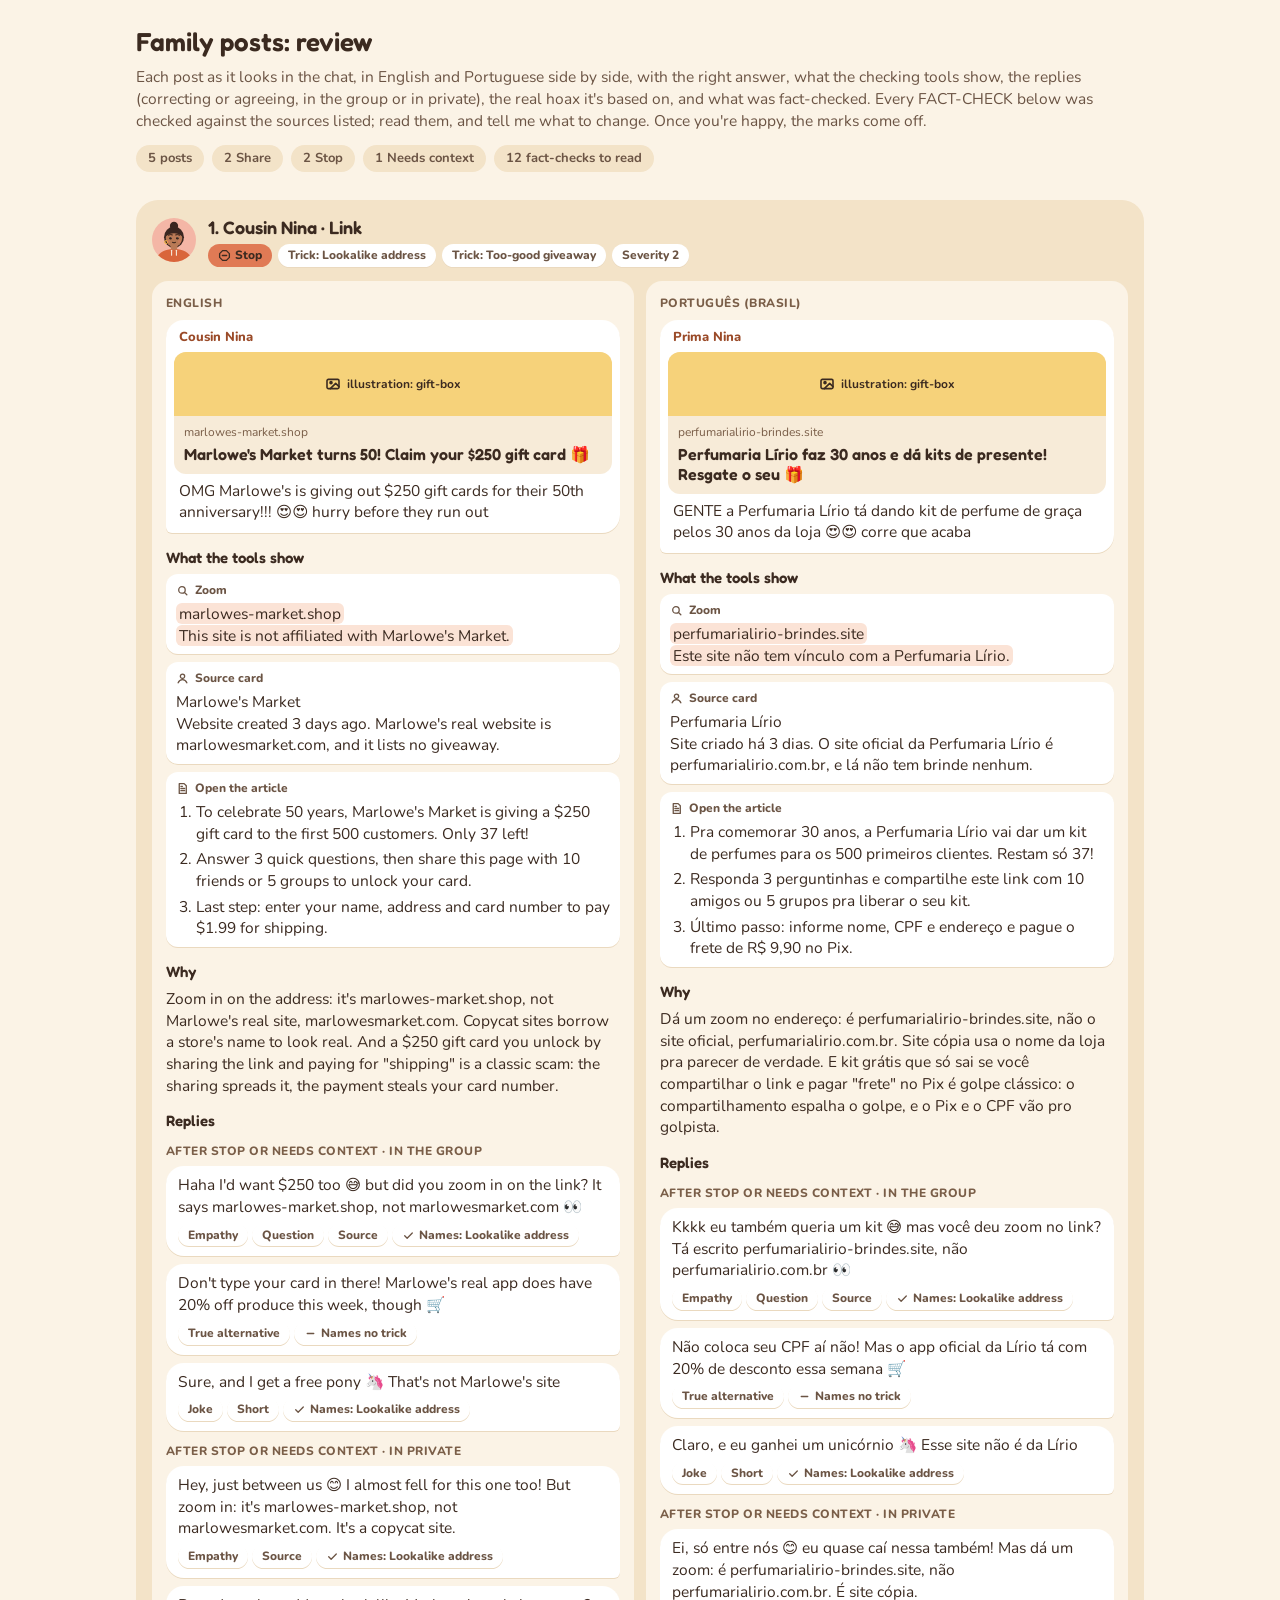
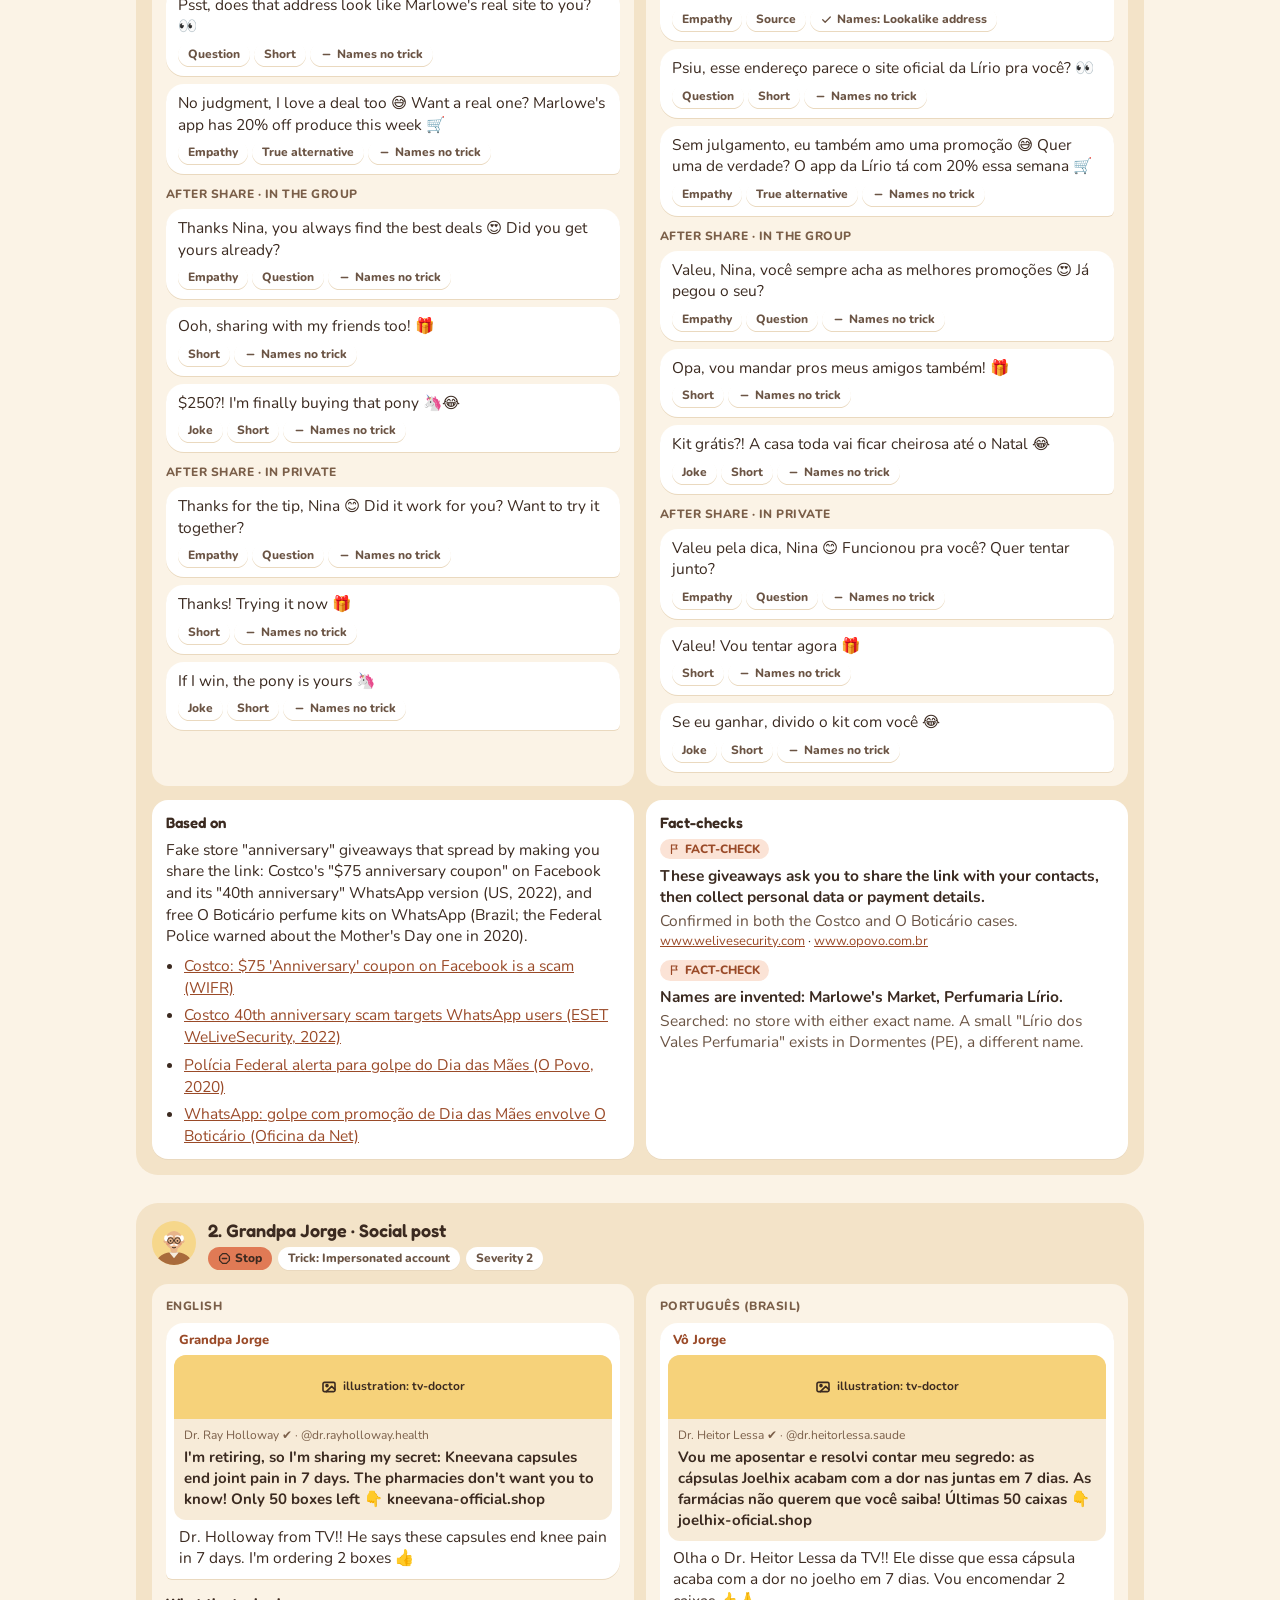
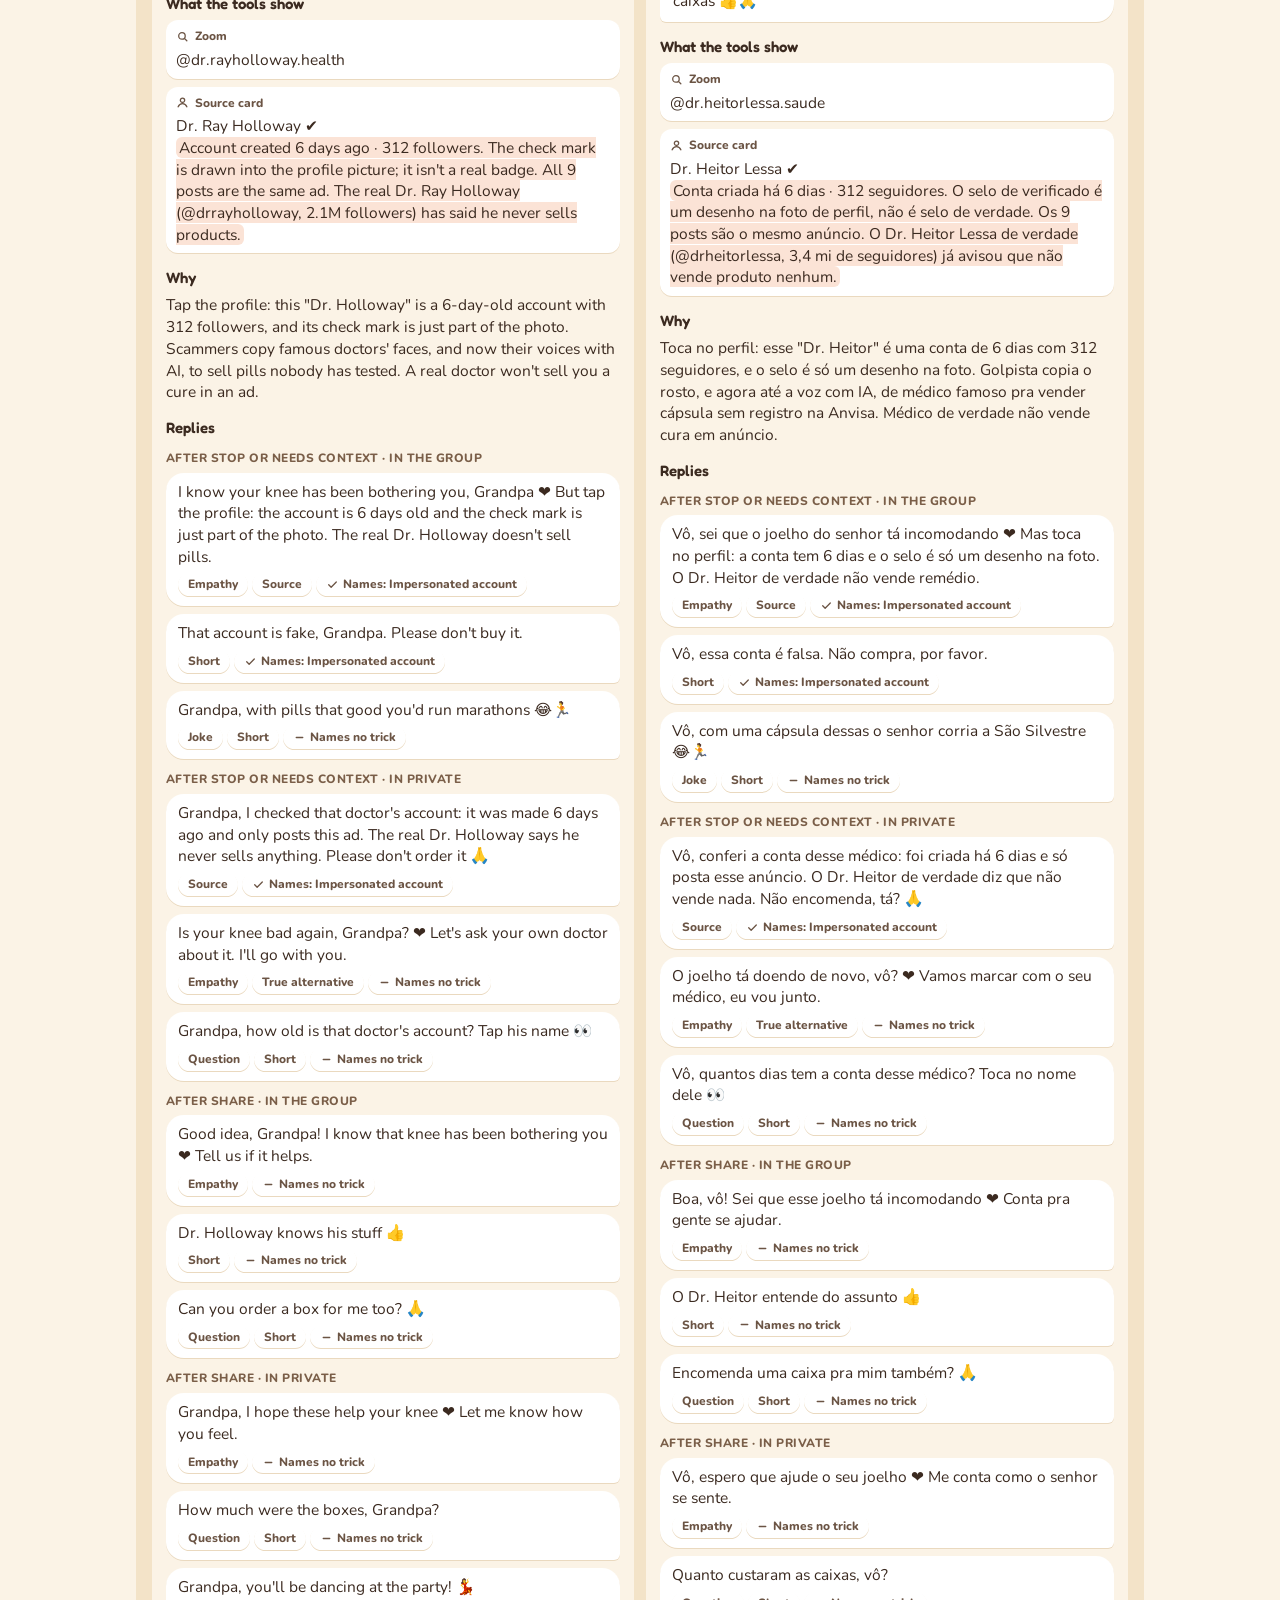
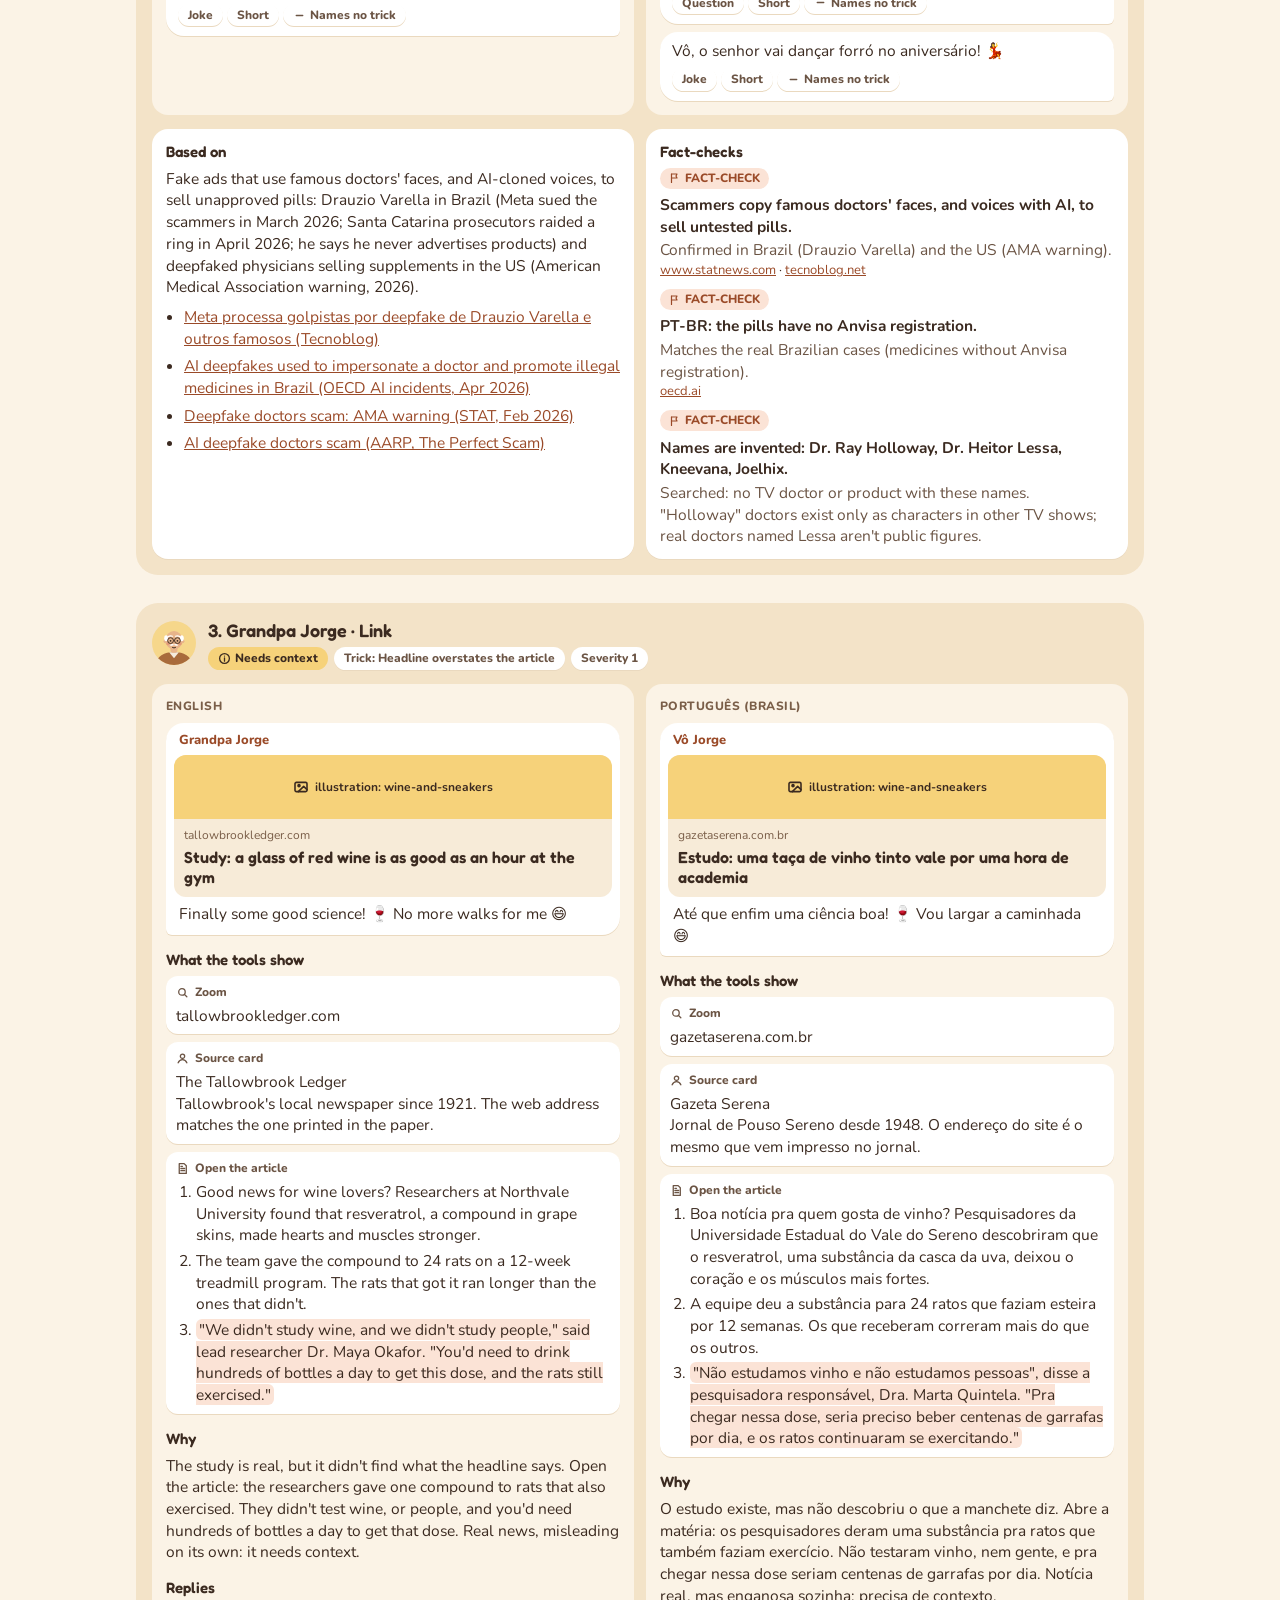
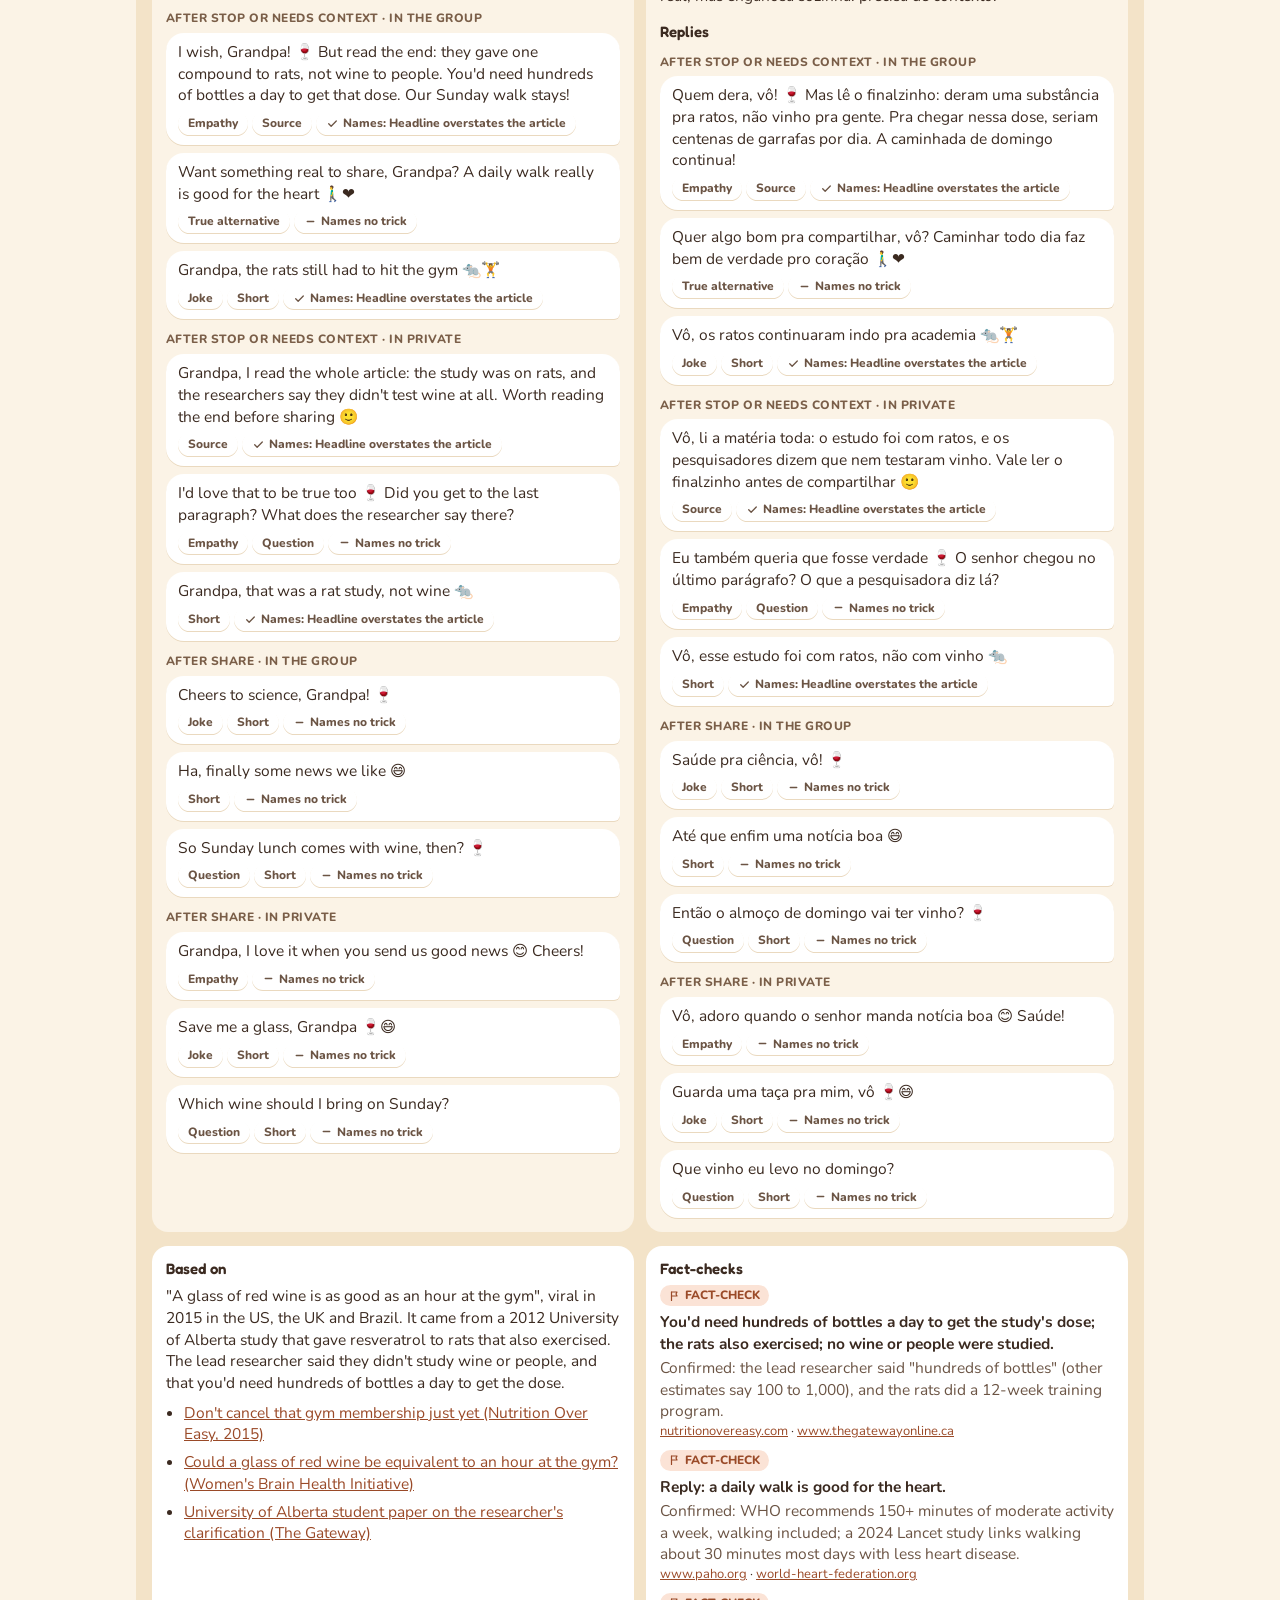
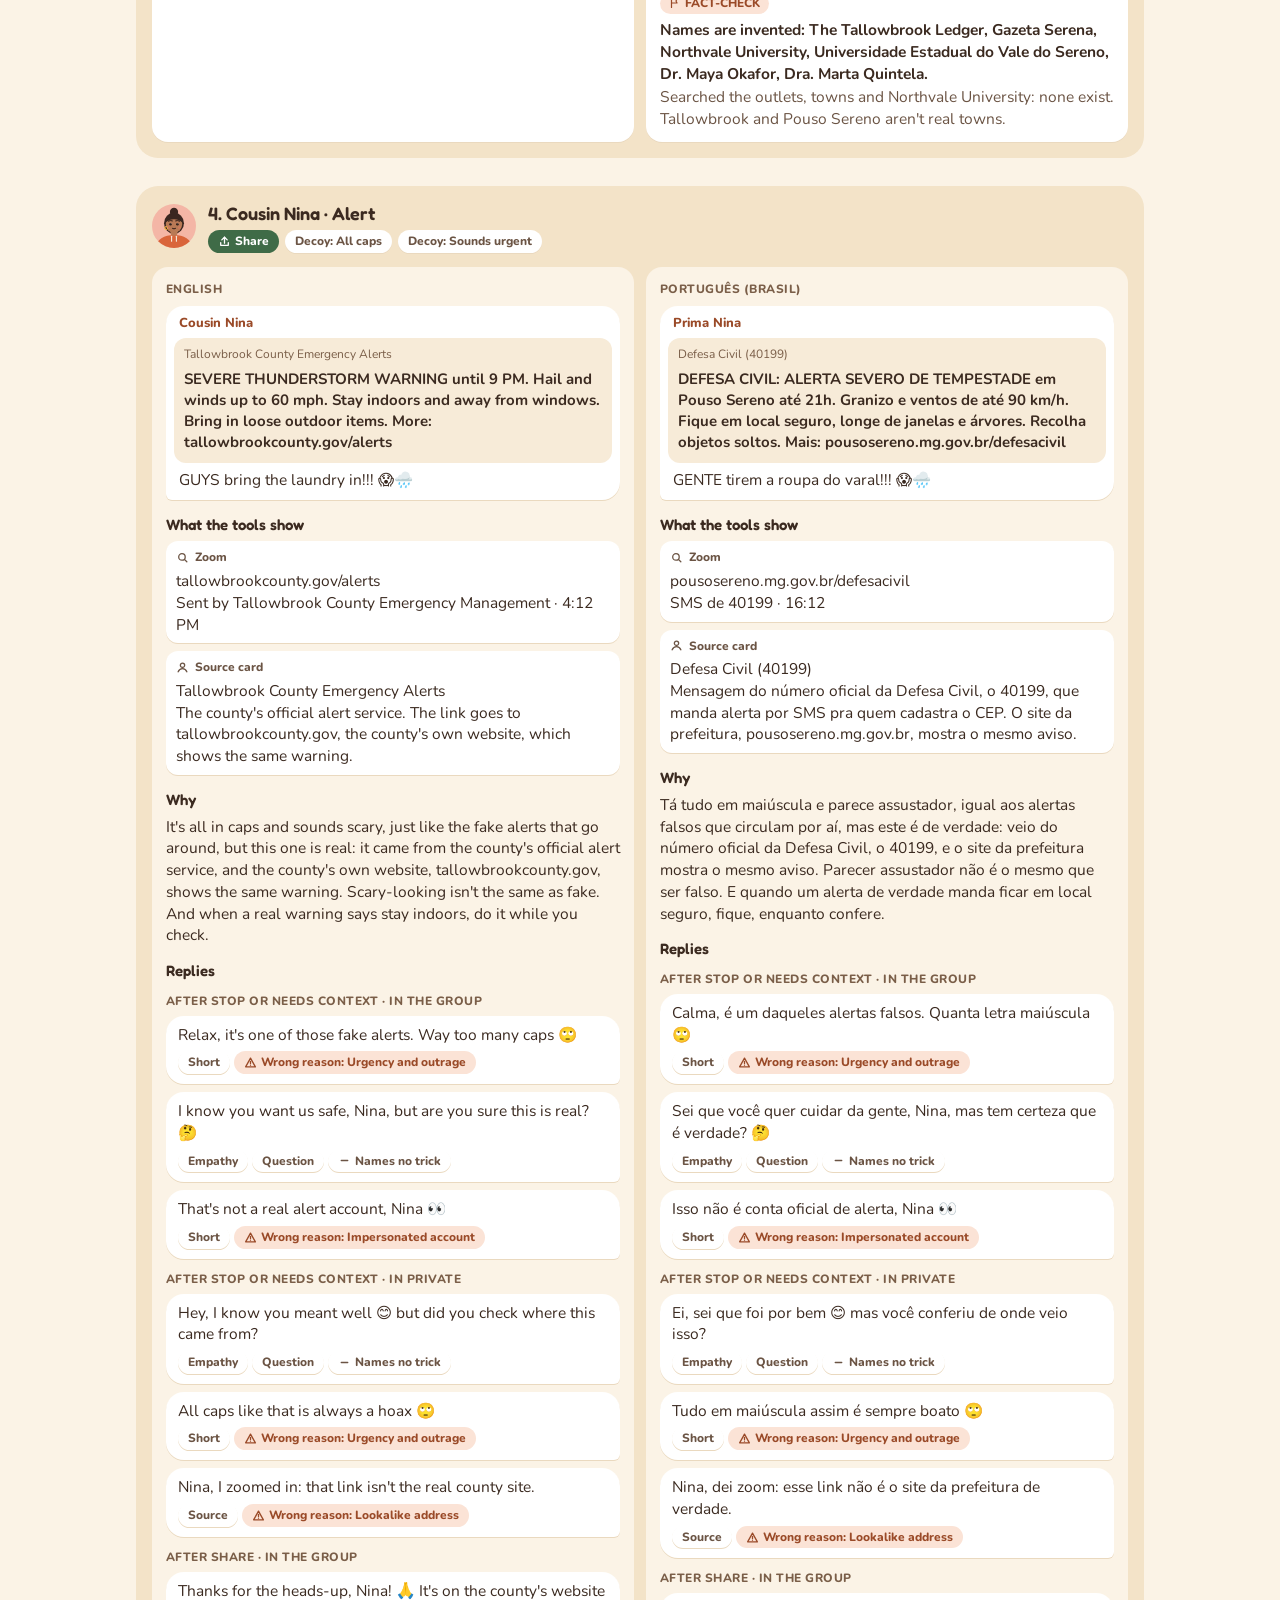
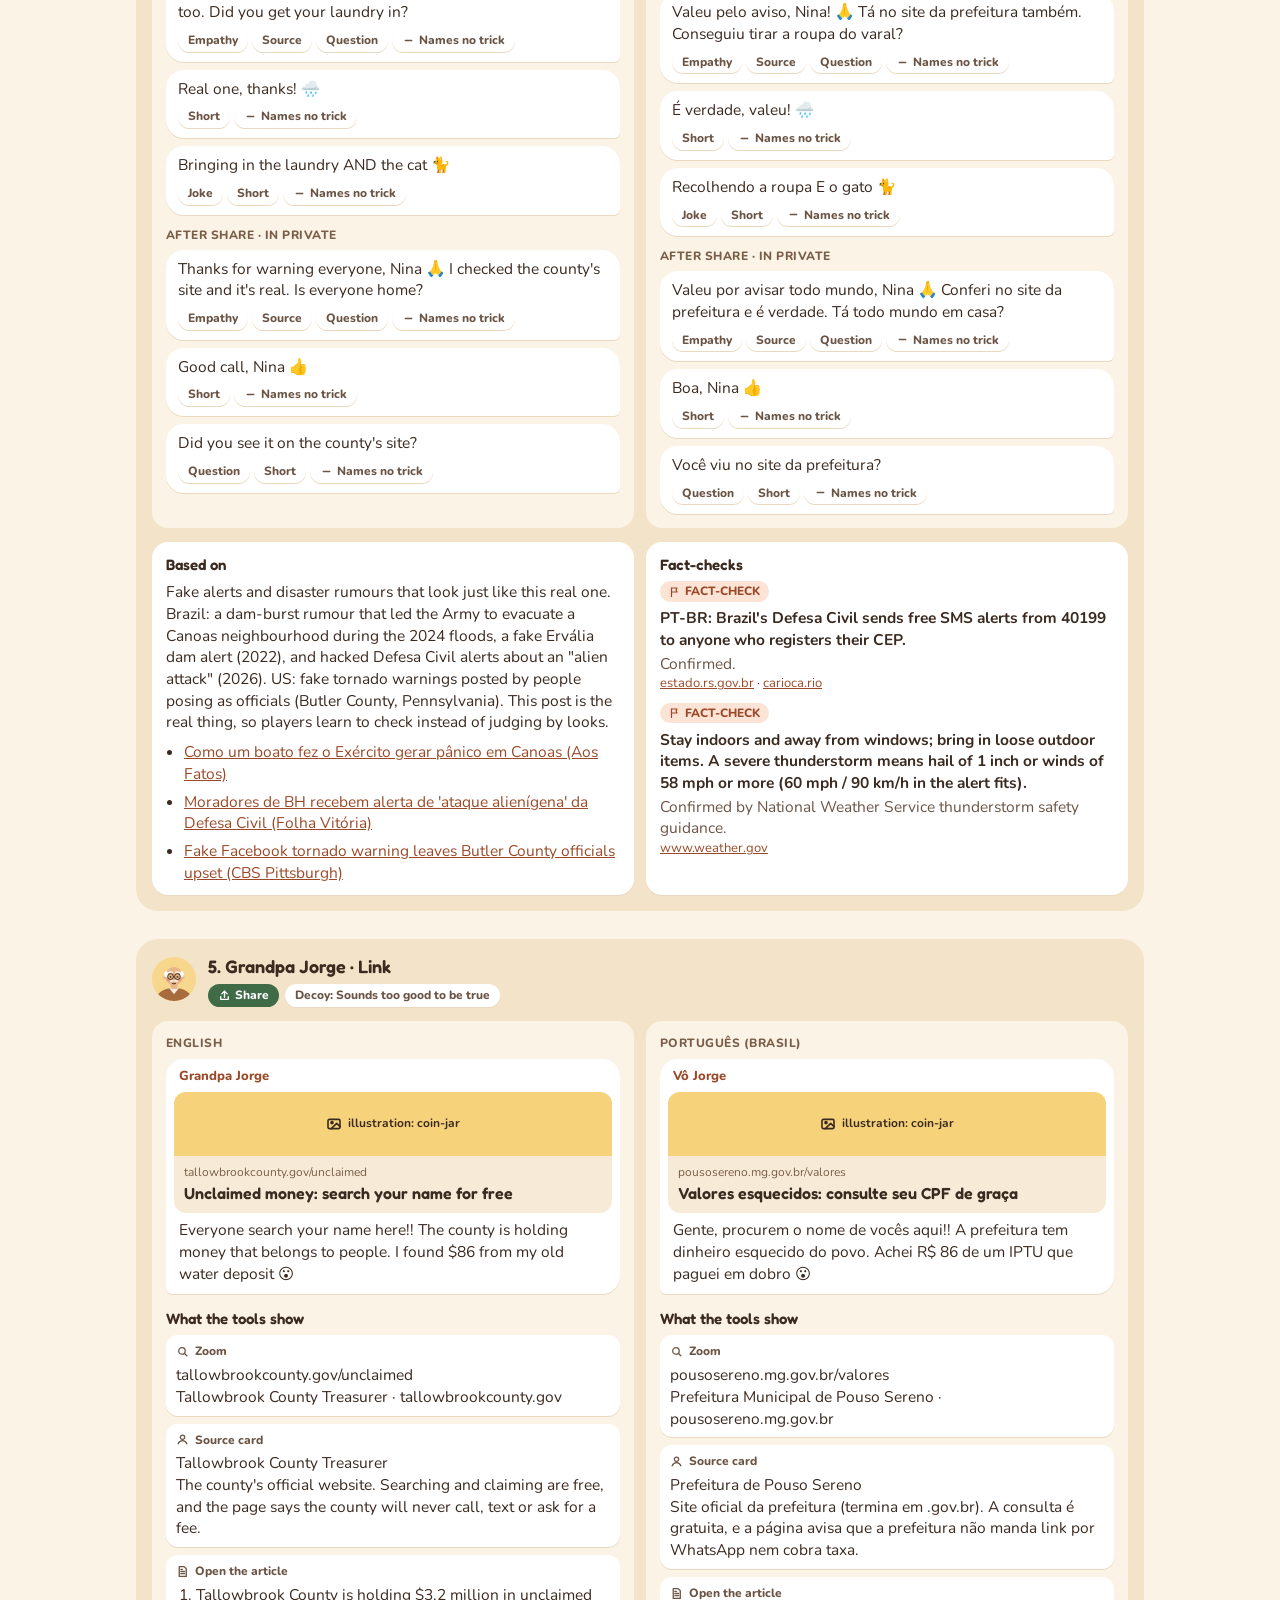
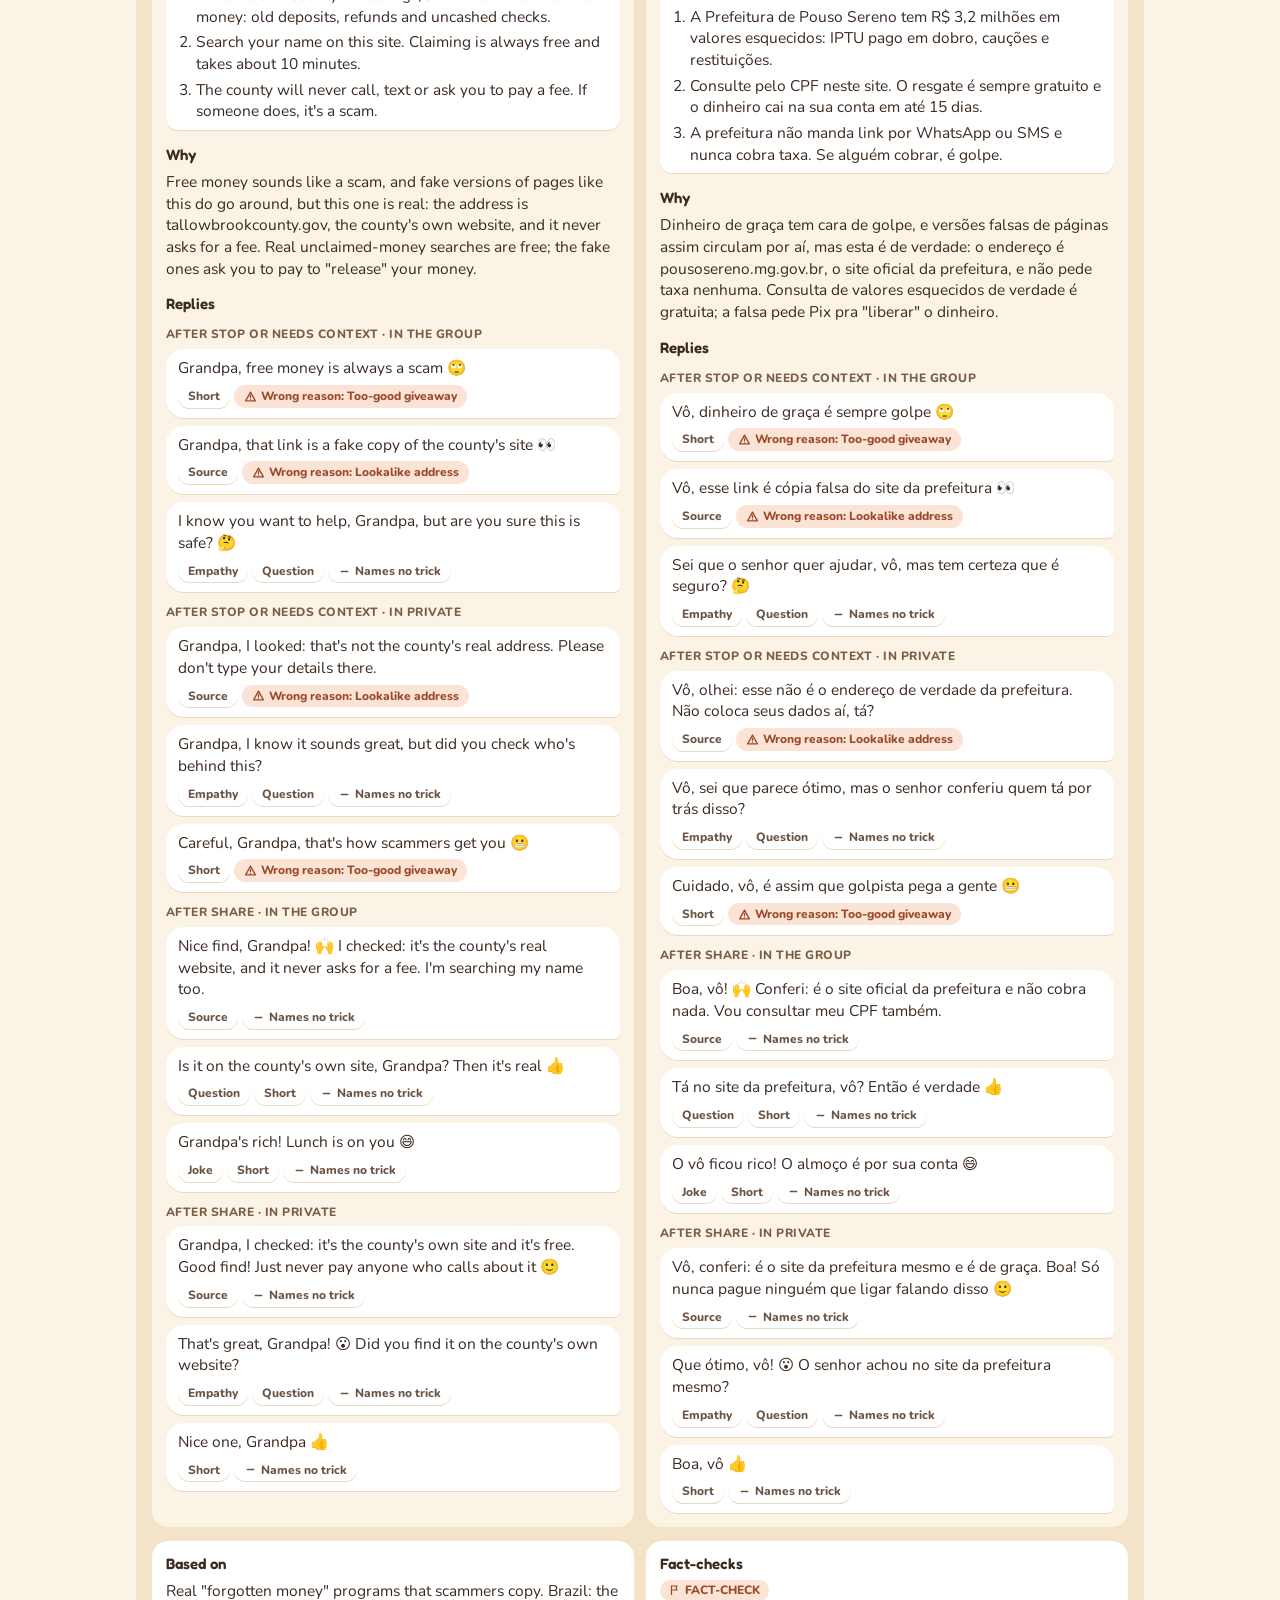
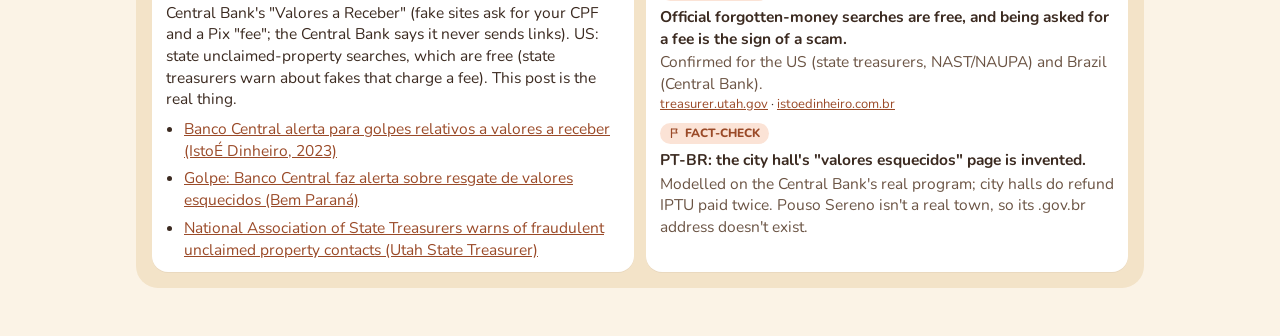
<file: posts/review.html>
<!doctype html>
<html lang="en">
<head>
  <meta charset="utf-8">
  <meta name="viewport" content="width=device-width, initial-scale=1">
  <title>Family posts review</title>
  <!-- A reading page for Victor: every Family post as it looks in the chat, in
       English and Portuguese side by side, with the answer, what the tools
       show, the replies, the real hoax it's based on and the fact-checks.
       The posts come from family.js; this page only displays them. -->
  <link rel="stylesheet" href="../fonts/fonts.css">
  <style>
    :root {
      --cream: #FBF3E6;
      --sand: #F3E3C8;
      --white: #FFFFFF;
      --ink: #3B2A20;
      --cocoa: #6B5444;
      --muted: #7A5E48;
      --rust: #B4472A;
      --brick: #9A4A28;
      --terracotta: #E07A55;
      --blush: #FBE3D6;
      --sage: #3F6B47;
      --marigold: #F6D27A;
      --marigold-accent: #F2B33D;
      --shadow: #EAD9BF;
      --card: #F7EBD8;
    }
    * { box-sizing: border-box; }
    body {
      margin: 0;
      background: var(--cream);
      color: var(--ink);
      font-family: "Nunito", system-ui, sans-serif;
      font-size: 15.5px;
      line-height: 1.4;
    }
    h1, h2, h3 { font-family: "Fredoka", "Nunito", sans-serif; font-weight: 600; margin: 0; }
    a { color: var(--brick); }
    .page { max-width: 1040px; margin: 0 auto; padding: 24px 16px 48px; }
    .intro h1 { font-size: 26px; }
    .intro p { margin: 6px 0 0; color: var(--cocoa); }
    .summary { display: flex; flex-wrap: wrap; gap: 8px; margin: 14px 0 0; padding: 0; list-style: none; }
    .summary li { background: var(--sand); border-radius: 999px; padding: 4px 12px; font-size: 13px; font-weight: 700; color: var(--cocoa); }

    .post { margin-top: 28px; background: var(--sand); border-radius: 22px; padding: 16px; }
    .post-head { display: flex; align-items: flex-start; gap: 12px; }
    .post-head .avatar { margin-top: 2px; }
    .post-head h2 { font-size: 18px; line-height: 1.25; }
    .post-head .meta { display: flex; flex-wrap: wrap; align-items: center; gap: 6px; margin-top: 6px; }

    .chip { display: inline-flex; align-items: center; gap: 4px; border-radius: 999px; padding: 3px 10px; font-size: 12px; font-weight: 800; line-height: 1.4; }
    .chip svg { flex: none; }
    .verdict-share { background: var(--sage); color: var(--white); }
    .verdict-stop { background: var(--terracotta); color: var(--ink); }
    .verdict-needs-context { background: var(--marigold); color: var(--ink); }
    .chip-plain { background: var(--white); color: var(--cocoa); box-shadow: 0 1px 0 var(--shadow); }
    .chip-blush { background: var(--blush); color: var(--brick); }

    .langs { display: grid; grid-template-columns: repeat(2, minmax(0, 1fr)); gap: 12px; margin-top: 14px; }
    .lang { background: var(--cream); border-radius: 16px; padding: 14px; min-width: 0; }
    .lang-label { font-size: 12px; font-weight: 800; color: var(--muted); text-transform: uppercase; letter-spacing: .04em; }

    .bubble { margin-top: 8px; background: var(--white); border-radius: 18px 18px 18px 6px; padding: 8px; box-shadow: 0 1px 0 var(--shadow); display: flex; flex-direction: column; gap: 6px; }
    .bubble .sender { padding: 0 5px; font-size: 13px; font-weight: 800; color: var(--brick); }
    .bubble .message { padding: 0 5px 2px; }
    .preview { border-radius: 12px; overflow: hidden; background: var(--card); }
    .preview .art { height: 64px; display: flex; align-items: center; justify-content: center; gap: 6px; background: var(--marigold); color: var(--ink); font-size: 12px; font-weight: 700; }
    .preview .body { padding: 8px 10px 10px; display: flex; flex-direction: column; gap: 3px; }
    .preview .site { font-size: 12px; color: var(--muted); overflow-wrap: anywhere; }
    .preview .headline { font-family: "Fredoka", "Nunito", sans-serif; font-weight: 600; font-size: 16px; line-height: 1.25; }
    .preview.alert .body { gap: 6px; }
    .preview.alert .headline, .preview.social .headline { font-family: "Nunito", sans-serif; font-weight: 700; font-size: 15px; line-height: 1.4; }

    .section { margin-top: 14px; }
    .section h3 { font-size: 15px; margin-bottom: 6px; }
    .tools { display: flex; flex-direction: column; gap: 8px; }
    .tool { background: var(--white); border-radius: 12px; padding: 8px 10px; box-shadow: 0 1px 0 var(--shadow); }
    .tool-name { display: flex; align-items: center; gap: 6px; font-size: 12px; font-weight: 800; color: var(--cocoa); }
    .tool p { margin: 4px 0 0; }
    .tool .evidence { background: var(--blush); border-radius: 6px; padding: 0 3px; }
    .tool ol { margin: 4px 0 0; padding-left: 20px; }
    .tool li { margin-top: 4px; }
    .explain { margin: 0; }

    .replies { display: flex; flex-direction: column; gap: 8px; margin: 0; padding: 0; list-style: none; }
    .reply-set { margin: 12px 0 6px; font-size: 12px; font-weight: 800; color: var(--muted); text-transform: uppercase; letter-spacing: .04em; }
    .reply-set:first-child { margin-top: 0; }
    .reply { background: var(--white); border-radius: 18px 18px 6px 18px; padding: 8px 12px 10px; box-shadow: 0 1px 0 var(--shadow); }
    .reply .tags { display: flex; flex-wrap: wrap; gap: 4px; margin-top: 6px; }

    .notes { margin-top: 14px; display: grid; grid-template-columns: repeat(2, minmax(0, 1fr)); gap: 12px; }
    .note { background: var(--white); border-radius: 16px; padding: 12px 14px; box-shadow: 0 1px 0 var(--shadow); min-width: 0; }
    .note h3 { font-size: 15px; margin-bottom: 6px; }
    .note p { margin: 0; }
    .note ul { margin: 8px 0 0; padding-left: 18px; }
    .note li { margin-top: 6px; overflow-wrap: anywhere; }
    .fact { margin-top: 10px; }
    .fact:first-of-type { margin-top: 0; }
    .fact .flag { display: inline-flex; align-items: center; gap: 4px; font-size: 12px; font-weight: 800; color: var(--brick); background: var(--blush); border-radius: 999px; padding: 2px 9px; }
    .fact .claim { margin-top: 4px; font-weight: 700; }
    .fact .finding { margin-top: 2px; color: var(--cocoa); }
    .fact .links { font-size: 13px; overflow-wrap: anywhere; }

    @media (max-width: 720px) {
      .langs, .notes { grid-template-columns: minmax(0, 1fr); }
    }
  </style>
</head>
<body>
  <div class="page">
    <div class="intro">
      <h1>Family posts: review</h1>
      <p>Each post as it looks in the chat, in English and Portuguese side by side, with the right answer, what the checking tools show, the replies (correcting or agreeing, in the group or in private), the real hoax it's based on, and what was fact-checked. Every FACT-CHECK below was checked against the sources listed; read them, and tell me what to change. Once you're happy, the marks come off.</p>
      <ul class="summary" id="summary"></ul>
    </div>
    <div id="posts"></div>
  </div>

  <script src="../characters.js"></script>
  <script src="family.js"></script>
  <script>
    // Labels for this reading page only; the game takes its texts from lang/.
    var SENDERS = {
      nina: { en: "Cousin Nina", "pt-BR": "Prima Nina" },
      jorge: { en: "Grandpa Jorge", "pt-BR": "Vô Jorge" }
    };
    var VERDICTS = {
      share: { label: "Share", icon: '<path d="M12 4v11"/><path d="M7 9l5-5 5 5"/><path d="M5 14v5h14v-5"/>' },
      stop: { label: "Stop", icon: '<path d="M8.5 3h7L21 8.5v7L15.5 21h-7L3 15.5v-7z"/><path d="M8 12h8"/>' },
      "needs-context": { label: "Needs context", icon: '<circle cx="12" cy="12" r="9"/><path d="M12 11v6"/><path d="M12 7.5v.01"/>' }
    };
    var TRICKS = {
      "lookalike-address": "Lookalike address",
      "too-good-giveaway": "Too-good giveaway",
      "impersonated-account": "Impersonated account",
      "headline-overstates": "Headline overstates the article",
      "urgency-outrage": "Urgency and outrage"
    };
    var DECOYS = {
      "all-caps": "All caps",
      "urgency": "Sounds urgent",
      "too-good-to-be-true": "Sounds too good to be true"
    };
    var FEATURES = {
      empathy: "Empathy", source: "Source", joke: "Joke", short: "Short",
      question: "Question", trueAlternative: "True alternative"
    };
    var KINDS = { link: "Link", post: "Social post", alert: "Alert" };
    var LANG_NAMES = { en: "English", "pt-BR": "Português (Brasil)" };

    function icon(paths, size) {
      return '<svg width="' + (size || 13) + '" height="' + (size || 13) + '" viewBox="0 0 24 24" fill="none" stroke="currentColor" ' +
        'stroke-width="2.4" stroke-linecap="round" stroke-linejoin="round" aria-hidden="true">' + paths + "</svg>";
    }
    var ICONS = {
      zoom: '<circle cx="11" cy="11" r="6"/><path d="M20 20l-4.5-4.5"/>',
      person: '<circle cx="12" cy="8" r="4"/><path d="M4 20c1.5-4 4.5-6 8-6s6.5 2 8 6"/>',
      article: '<path d="M6 3h9l4 4v14H6z"/><path d="M9 12h7M9 16h7M9 8h3"/>',
      image: '<rect x="3" y="5" width="18" height="14" rx="2"/><circle cx="9" cy="10" r="1.5"/><path d="M21 16l-5-5-8 8"/>',
      flag: '<path d="M5 21V4"/><path d="M5 4h11l-2 4 2 4H5"/>',
      check: '<path d="M5 12.5l4.5 4.5L19 7.5"/>',
      warn: '<path d="M12 4l9 16H3z"/><path d="M12 10v4"/><path d="M12 17v.01"/>',
      dash: '<path d="M6 12h12"/>'
    };

    function esc(text) {
      return String(text).replace(/[&<>"]/g, function (c) {
        return { "&": "&amp;", "<": "&lt;", ">": "&gt;", '"': "&quot;" }[c];
      });
    }

    function verdictChip(verdict) {
      var v = VERDICTS[verdict];
      return '<span class="chip verdict-' + verdict + '">' + icon(v.icon) + v.label + "</span>";
    }

    function preview(post, t) {
      if (post.kind === "alert") {
        return '<div class="preview alert"><div class="body"><div class="site">' + esc(t.source.name) + "</div>" +
          '<div class="headline">' + esc(t.headline) + "</div></div></div>";
      }
      if (post.kind === "post") {
        return '<div class="preview social">' +
          '<div class="art">' + icon(ICONS.image, 16) + "illustration: " + esc(post.image.art) + "</div>" +
          '<div class="body"><div class="site">' + esc(t.source.name) + " · " + esc(t.source.url) + "</div>" +
          '<div class="headline">' + esc(t.headline) + "</div></div></div>";
      }
      return '<div class="preview">' +
        '<div class="art">' + icon(ICONS.image, 16) + "illustration: " + esc(post.image.art) + "</div>" +
        '<div class="body"><div class="site">' + esc(t.source.url) + "</div>" +
        '<div class="headline">' + esc(t.headline) + "</div></div></div>";
    }

    // What each checking tool reveals; the pieces that are the evidence are highlighted
    function tools(post, t) {
      var isEvidence = function (id) { return post.evidence.indexOf(id) !== -1; };
      var mark = function (id, html) { return isEvidence(id) ? '<span class="evidence">' + html + "</span>" : html; };
      var html = '<div class="tool"><div class="tool-name">' + icon(ICONS.zoom) + "Zoom</div><p>" +
        mark("source.url", esc(t.source.url)) +
        (t.finePrint ? "<br>" + mark("finePrint", esc(t.finePrint)) : "") + "</p></div>";
      html += '<div class="tool"><div class="tool-name">' + icon(ICONS.person) + "Source card</div><p>" +
        esc(t.source.name) + "<br>" + mark("source.about", esc(t.source.about)) + "</p></div>";
      if (t.article) {
        html += '<div class="tool"><div class="tool-name">' + icon(ICONS.article) + "Open the article</div><ol>" +
          t.article.map(function (p, i) { return "<li>" + mark("article.p" + (i + 1), esc(p)) + "</li>"; }).join("") +
          "</ol></div>";
      }
      return '<div class="tools">' + html + "</div>";
    }

    function citeTag(post, cites) {
      if (!cites) return '<span class="chip chip-plain">' + icon(ICONS.dash) + "Names no trick</span>";
      if (post.tricks.indexOf(cites) !== -1) {
        return '<span class="chip chip-plain">' + icon(ICONS.check) + "Names: " + esc(TRICKS[cites]) + "</span>";
      }
      return '<span class="chip chip-blush">' + icon(ICONS.warn) + "Wrong reason: " + esc(TRICKS[cites]) + "</span>";
    }

    // Replies come in four sets: correcting (after Stop or Needs context) or
    // agreeing (after Share), each in the group or in private
    var REPLY_SETS = [
      ["stop", "group", "After Stop or Needs context · in the group"],
      ["stop", "private", "After Stop or Needs context · in private"],
      ["share", "group", "After Share · in the group"],
      ["share", "private", "After Share · in private"]
    ];

    function replies(post, language) {
      return REPLY_SETS.map(function (set) {
        return '<h4 class="reply-set">' + set[2] + '</h4><ul class="replies">' + post.replies[set[0]][set[1]].map(function (reply) {
          return '<li class="reply"><div>' + esc(reply[language]) + '</div><div class="tags">' +
            reply.features.map(function (f) { return '<span class="chip chip-plain">' + FEATURES[f] + "</span>"; }).join("") +
            citeTag(post, reply.cites) + "</div></li>";
        }).join("") + "</ul>";
      }).join("");
    }

    function languageColumn(post, language) {
      var t = post.text[language];
      return '<div class="lang" lang="' + language + '">' +
        '<div class="lang-label">' + LANG_NAMES[language] + "</div>" +
        '<div class="bubble"><div class="sender">' + SENDERS[post.sender][language] + "</div>" +
        preview(post, t) + '<div class="message">' + esc(t.message) + "</div></div>" +
        '<div class="section"><h3>What the tools show</h3>' + tools(post, t) + "</div>" +
        '<div class="section"><h3>Why</h3><p class="explain">' + esc(t.explain) + "</p></div>" +
        '<div class="section"><h3>Replies</h3>' + replies(post, language) + "</div>" +
        "</div>";
    }

    function notes(post) {
      var based = '<div class="note"><h3>Based on</h3><p>' + esc(post.basedOn.summary) + "</p><ul>" +
        post.basedOn.sources.map(function (s) {
          return '<li><a href="' + esc(s.url) + '" target="_blank" rel="noopener">' + esc(s.title) + "</a></li>";
        }).join("") + "</ul></div>";
      var facts = '<div class="note"><h3>Fact-checks</h3>' + post.factCheck.map(function (f) {
        return '<div class="fact"><span class="flag">' + icon(ICONS.flag, 12) + "FACT-CHECK</span>" +
          '<div class="claim">' + esc(f.claim) + "</div>" +
          '<div class="finding">' + esc(f.finding) + "</div>" +
          (f.sources.length ? '<div class="links">' + f.sources.map(function (url) {
            return '<a href="' + esc(url) + '" target="_blank" rel="noopener">' + esc(url.replace(/^https?:\/\//, "").split("/")[0]) + "</a>";
          }).join(" · ") + "</div>" : "") + "</div>";
      }).join("") + "</div>";
      return '<div class="notes">' + based + facts + "</div>";
    }

    function postCard(post, n) {
      var labels = post.tricks.length
        ? post.tricks.map(function (t) { return '<span class="chip chip-plain">Trick: ' + esc(TRICKS[t]) + "</span>"; })
        : (post.decoys || []).map(function (d) { return '<span class="chip chip-plain">Decoy: ' + esc(DECOYS[d]) + "</span>"; });
      return '<section class="post" id="' + post.id + '">' +
        '<div class="post-head">' + Characters.avatar(post.sender, "neutral", 44) +
        "<div><h2>" + n + ". " + SENDERS[post.sender].en + " · " + KINDS[post.kind] + "</h2>" +
        '<div class="meta">' + verdictChip(post.verdict) + labels.join("") +
        (post.severity != null ? '<span class="chip chip-plain">Severity ' + post.severity + "</span>" : "") +
        "</div></div></div>" +
        '<div class="langs">' + languageColumn(post, "en") + languageColumn(post, "pt-BR") + "</div>" +
        notes(post) + "</section>";
    }

    var posts = window.POSTS;
    var count = function (verdict) { return posts.filter(function (p) { return p.verdict === verdict; }).length; };
    var factCount = posts.reduce(function (sum, p) { return sum + p.factCheck.length; }, 0);
    document.getElementById("summary").innerHTML = [
      posts.length + " posts",
      count("share") + " Share",
      count("stop") + " Stop",
      count("needs-context") + " Needs context",
      factCount + " fact-checks to read"
    ].map(function (s) { return "<li>" + s + "</li>"; }).join("");
    document.getElementById("posts").innerHTML = posts.map(function (p, i) { return postCard(p, i + 1); }).join("");
  </script>
</body>
</html>
</file>
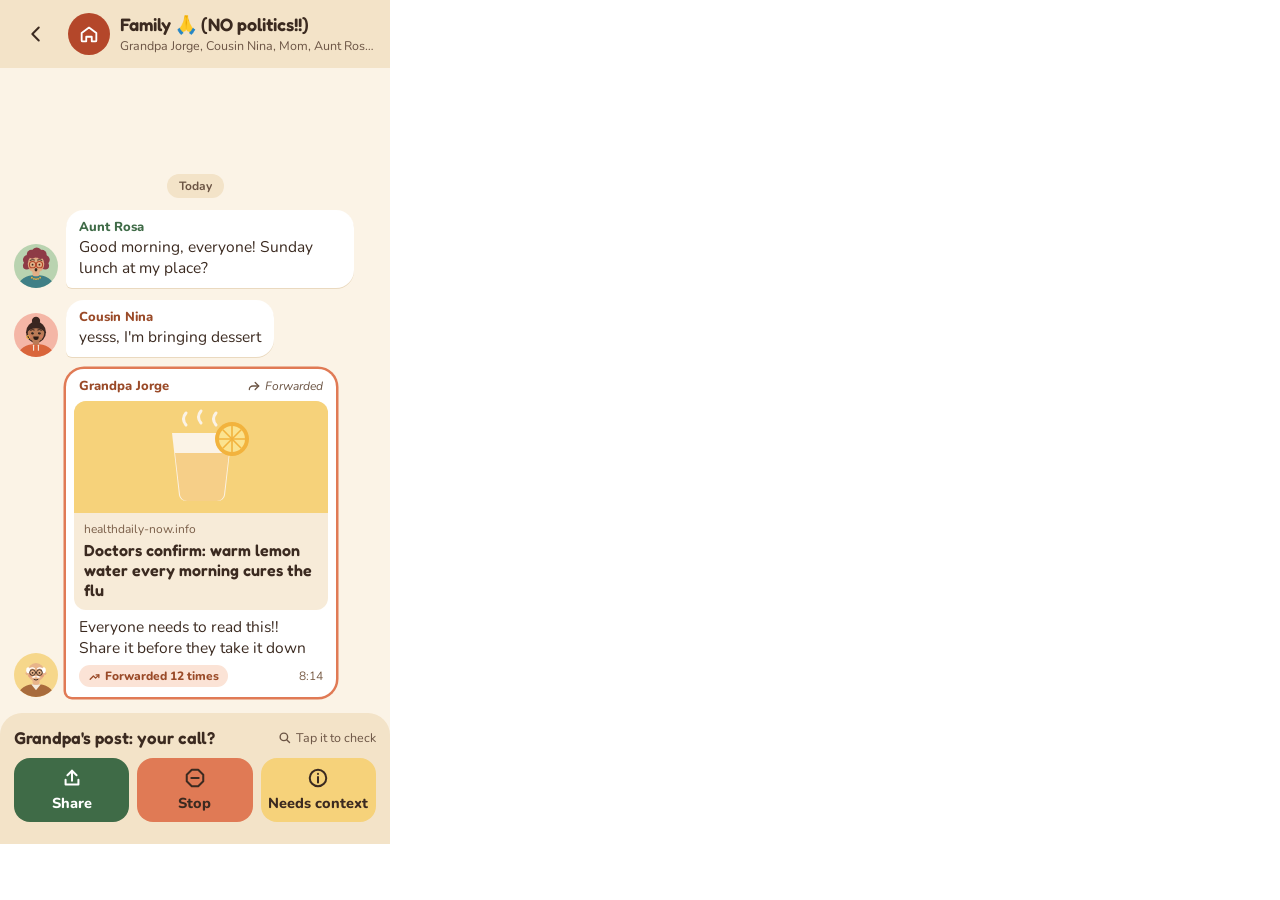
<file: art/reference/family-chat.html>
<!doctype html>
<html lang="en">
<head>
<meta charset="utf-8">
<meta name="viewport" content="width=device-width, initial-scale=1">
<title>Reference: Warm and cozy family chat</title>
<!-- Art direction reference for Hold Up! / Perai!. Match this look; see ART.md. -->
<link rel="preconnect" href="https://fonts.googleapis.com">
<link href="https://fonts.googleapis.com/css2?family=Fredoka:wght@500;600&family=Nunito:wght@400;600;700;800&display=swap" rel="stylesheet">
<style>
body{margin:0}
a{color:#9A4A28}a:hover{color:#6E321A}
</style>
</head>
<body>
<div style="width: 390px; height: 844px; box-sizing: border-box; display: flex; flex-direction: column; background: #FBF3E6; color: #3B2A20; font-family: 'Nunito', sans-serif; overflow: hidden">

<header style="display: flex; align-items: center; gap: 10px; padding: 12px 14px; background: #F3E3C8">
<button aria-label="Back" style="width: 44px; height: 44px; display: flex; align-items: center; justify-content: center; border: 0; padding: 0; background: transparent; color: #3B2A20; border-radius: 22px; flex-shrink: 0">
<svg width="22" height="22" viewBox="0 0 24 24" fill="none" stroke="currentColor" stroke-width="2.2" stroke-linecap="round" stroke-linejoin="round" aria-hidden="true"><path d="M15 5l-7 7 7 7"></path></svg>
</button>
<div style="width: 42px; height: 42px; border-radius: 21px; background: #B4472A; color: #FFFFFF; display: flex; align-items: center; justify-content: center; flex-shrink: 0">
<svg width="22" height="22" viewBox="0 0 24 24" fill="none" stroke="currentColor" stroke-width="2" stroke-linecap="round" stroke-linejoin="round" aria-hidden="true"><path d="M4 11l8-6 8 6v8a1 1 0 0 1-1 1h-4v-5h-6v5H5a1 1 0 0 1-1-1z"></path></svg>
</div>
<div style="display: flex; flex-direction: column; gap: 2px; min-width: 0">
<div style="font-family: 'Fredoka', sans-serif; font-weight: 600; font-size: 18px; line-height: 1.2">Family 🙏 (NO politics!!)</div>
<div style="font-size: 12.5px; color: #6B5444; white-space: nowrap; overflow: hidden; text-overflow: ellipsis">Grandpa Jorge, Cousin Nina, Mom, Aunt Rosa, you</div>
</div>
</header>

<main style="flex: 1; display: flex; flex-direction: column; justify-content: flex-end; gap: 12px; padding: 14px 14px 16px; overflow: hidden">
<div style="align-self: center; font-size: 12px; font-weight: 700; color: #6B5444; background: #F3E3C8; padding: 4px 12px; border-radius: 999px">Today</div>

<div style="display: flex; align-items: flex-end; gap: 8px">
<div style="width: 44px; height: 44px; border-radius: 22px; overflow: hidden; background: #B9D3B0; flex-shrink: 0">
<svg width="44" height="44" viewBox="0 0 64 64" role="img" aria-label="Aunt Rosa, surprised">
<g fill="#8E3B46"><circle cx="20" cy="23" r="7"></circle><circle cx="25.5" cy="15.5" r="7"></circle><circle cx="33" cy="12.5" r="7.5"></circle><circle cx="40.5" cy="15.5" r="7"></circle><circle cx="45" cy="23" r="7"></circle><circle cx="18.5" cy="31.5" r="5.5"></circle><circle cx="45.5" cy="31.5" r="5.5"></circle></g>
<path d="M6 64C6 51 18 45 32 45C46 45 58 51 58 64Z" fill="#3F7F86"></path>
<rect x="27" y="36" width="10" height="11" rx="3" fill="#E2AE86"></rect>
<ellipse cx="32" cy="29" rx="12" ry="13" fill="#E2AE86"></ellipse>
<g fill="#8E3B46"><circle cx="26.5" cy="16.5" r="4.8"></circle><circle cx="32.5" cy="15" r="5"></circle><circle cx="38.5" cy="17" r="4.8"></circle></g>
<g fill="#F2B33D"><circle cx="26" cy="49" r="1.3"></circle><circle cx="29" cy="50.6" r="1.3"></circle><circle cx="32" cy="51.2" r="1.3"></circle><circle cx="35" cy="50.6" r="1.3"></circle><circle cx="38" cy="49" r="1.3"></circle></g>
<g fill="#E07A63" opacity=".45"><circle cx="23.5" cy="35" r="2.2"></circle><circle cx="40.5" cy="35" r="2.2"></circle></g>
<g fill="none" stroke="#B4472A" stroke-width="1.6"><circle cx="27" cy="30" r="4.6"></circle><circle cx="37" cy="30" r="4.6"></circle><path d="M31.6 30h.8"></path></g>
<g fill="#3B2A20"><circle cx="27" cy="30" r="1.3"></circle><circle cx="37" cy="30" r="1.3"></circle><ellipse cx="32" cy="37.4" rx="2" ry="2.6"></ellipse></g>
<g fill="none" stroke="#3B2A20" stroke-width="1.4" stroke-linecap="round"><path d="M23.4 23.8q3.2-2 6.4-.6"></path><path d="M34.2 23.2q3.2-1.4 6.4.6"></path></g>
</svg>
</div>
<div style="max-width: 262px; background: #FFFFFF; border-radius: 18px 18px 18px 6px; padding: 8px 13px 9px; box-shadow: 0 1px 0 #EAD9BF">
<div style="font-size: 13px; font-weight: 800; color: #3F6B47">Aunt Rosa</div>
<div style="font-size: 15.5px; line-height: 1.4">Good morning, everyone! Sunday lunch at my place?</div>
</div>
</div>

<div style="display: flex; align-items: flex-end; gap: 8px">
<div style="width: 44px; height: 44px; border-radius: 22px; overflow: hidden; background: #F4B6A6; flex-shrink: 0">
<svg width="44" height="44" viewBox="0 0 64 64" role="img" aria-label="Cousin Nina, excited">
<g fill="#3A2620"><circle cx="32" cy="11.5" r="6"></circle><ellipse cx="32" cy="28" rx="14.5" ry="15.5"></ellipse></g>
<path d="M6 64C6 51 18 45 32 45C46 45 58 51 58 64Z" fill="#D9653B"></path>
<g stroke="#F4EBDD" stroke-width="1.6" stroke-linecap="round"><path d="M28.5 47v7"></path><path d="M35.5 47v7"></path></g>
<rect x="27" y="36" width="10" height="10" rx="3" fill="#B97A56"></rect>
<ellipse cx="32" cy="29" rx="12" ry="13" fill="#B97A56"></ellipse>
<path d="M19.6 27c1-8 6-12.5 12.4-12.5s11.4 4.5 12.4 12.5c-3.6-3.4-7.8-5-12.4-5s-8.8 1.6-12.4 5z" fill="#3A2620"></path>
<circle cx="20.6" cy="35" r="2.2" fill="none" stroke="#F2B33D" stroke-width="1.4"></circle>
<g fill="#E07A63" opacity=".5"><circle cx="24" cy="34" r="2.2"></circle><circle cx="40" cy="34" r="2.2"></circle></g>
<g fill="#2A1A14"><circle cx="27" cy="29.5" r="1.8"></circle><circle cx="37" cy="29.5" r="1.8"></circle><path d="M28 34h8q0 5.2-4 5.2t-4-5.2z"></path></g>
<g fill="#FFFFFF"><circle cx="27.7" cy="28.8" r=".6"></circle><circle cx="37.7" cy="28.8" r=".6"></circle></g>
<g fill="none" stroke="#2A1A14" stroke-width="1.4" stroke-linecap="round"><path d="M24.2 25q2.6-1.8 5.2-.4"></path><path d="M34.6 24.6q2.6-1.4 5.2.4"></path></g>
</svg>
</div>
<div style="max-width: 262px; background: #FFFFFF; border-radius: 18px 18px 18px 6px; padding: 8px 13px 9px; box-shadow: 0 1px 0 #EAD9BF">
<div style="font-size: 13px; font-weight: 800; color: #9A4A28">Cousin Nina</div>
<div style="font-size: 15.5px; line-height: 1.4">yesss, I'm bringing dessert</div>
</div>
</div>

<div style="display: flex; align-items: flex-end; gap: 8px">
<div style="width: 44px; height: 44px; border-radius: 22px; overflow: hidden; background: #F6D78B; flex-shrink: 0">
<svg width="44" height="44" viewBox="0 0 64 64" role="img" aria-label="Grandpa Jorge, proud">
<path d="M6 64C6 51 18 45 32 45C46 45 58 51 58 64Z" fill="#A86B3C"></path>
<path d="M25 45.5L32 54L39 45.5Z" fill="#F4EBDD"></path>
<rect x="27" y="36" width="10" height="10" rx="3" fill="#E8B48A"></rect>
<circle cx="19.8" cy="29.5" r="3" fill="#E8B48A"></circle><circle cx="44.2" cy="29.5" r="3" fill="#E8B48A"></circle>
<ellipse cx="32" cy="28" rx="12.5" ry="13.5" fill="#E8B48A"></ellipse>
<g fill="#FFFFFF"><ellipse cx="20.6" cy="25" rx="2.8" ry="4.4"></ellipse><ellipse cx="43.4" cy="25" rx="2.8" ry="4.4"></ellipse><path d="M26 35.2c2-2.2 4.6-2.2 6-.7c1.4-1.5 4-1.5 6 .7c-2 1.3-4.2 1.1-6-.3c-1.8 1.4-4 1.6-6 .3z"></path></g>
<g fill="#E07A63" opacity=".4"><circle cx="23" cy="33" r="2.2"></circle><circle cx="41" cy="33" r="2.2"></circle></g>
<g fill="none" stroke="#3B2A20" stroke-width="1.4"><circle cx="27" cy="28.5" r="4.2"></circle><circle cx="37" cy="28.5" r="4.2"></circle><path d="M31.2 28.5h1.6"></path></g>
<g fill="#3B2A20"><circle cx="27" cy="28.8" r="1.3"></circle><circle cx="37" cy="28.8" r="1.3"></circle></g>
<g fill="none" stroke="#3B2A20" stroke-width="1.4" stroke-linecap="round"><path d="M29.2 38.6q2.8 1.8 5.6 0"></path></g>
<g fill="none" stroke="#FFFFFF" stroke-width="1.8" stroke-linecap="round"><path d="M23.6 22.6q3-1.6 6 0"></path><path d="M34.4 22.6q3-1.6 6 0"></path></g>
</svg>
</div>
<div style="width: 270px; box-sizing: border-box; background: #FFFFFF; border-radius: 18px 18px 18px 6px; padding: 8px; box-shadow: 0 0 0 2.5px #E07A55; display: flex; flex-direction: column; gap: 6px">
<div style="display: flex; justify-content: space-between; align-items: center; padding: 0 5px">
<div style="font-size: 13px; font-weight: 800; color: #9A4A28">Grandpa Jorge</div>
<div style="display: flex; align-items: center; gap: 4px; font-size: 12px; font-style: italic; color: #6B5444">
<svg width="14" height="14" viewBox="0 0 24 24" fill="none" stroke="currentColor" stroke-width="2.2" stroke-linecap="round" stroke-linejoin="round" aria-hidden="true"><path d="M14 6l6 6-6 6"></path><path d="M20 12H10a6 6 0 0 0-6 6"></path></svg>
Forwarded
</div>
</div>
<div style="border-radius: 12px; overflow: hidden; background: #F7EBD8">
<svg width="254" height="112" viewBox="0 0 254 112" role="img" aria-label="Photo: a cup of warm lemon water" style="display: block">
<rect width="254" height="112" fill="#F6D27A"></rect>
<g fill="none" stroke="#FBF3E6" stroke-width="3" stroke-linecap="round"><path d="M112 24q-5-6 0-12"></path><path d="M127 22q-5-6 0-12"></path><path d="M142 24q-5-6 0-12"></path></g>
<path d="M98 32h60l-7 62a7 7 0 0 1-7 6h-32a7 7 0 0 1-7-6z" fill="#FBF3E6"></path>
<path d="M101 52h54l-5 42a7 7 0 0 1-7 6h-30a7 7 0 0 1-7-6z" fill="#F2B33D" opacity=".55"></path>
<circle cx="158" cy="38" r="17" fill="#F2B33D"></circle><circle cx="158" cy="38" r="13" fill="#FBE38F"></circle>
<g stroke="#F2B33D" stroke-width="1.6"><path d="M158 25v26"></path><path d="M145 38h26"></path><path d="M148.8 28.8l18.4 18.4"></path><path d="M167.2 28.8l-18.4 18.4"></path></g>
</svg>
<div style="padding: 8px 10px 10px; display: flex; flex-direction: column; gap: 3px">
<div style="font-size: 12px; color: #7A5E48">healthdaily-now.info</div>
<div style="font-family: 'Fredoka', sans-serif; font-weight: 600; font-size: 16px; line-height: 1.25">Doctors confirm: warm lemon water every morning cures the flu</div>
</div>
</div>
<div style="font-size: 15.5px; line-height: 1.4; padding: 0 5px">Everyone needs to read this!! Share it before they take it down</div>
<div style="display: flex; justify-content: space-between; align-items: center; padding: 0 5px 2px">
<div style="display: flex; align-items: center; gap: 4px; font-size: 12px; font-weight: 800; color: #9A4A28; background: #FBE3D6; padding: 3px 9px; border-radius: 999px">
<svg width="13" height="13" viewBox="0 0 24 24" fill="none" stroke="currentColor" stroke-width="2.4" stroke-linecap="round" stroke-linejoin="round" aria-hidden="true"><path d="M4 17l6-6 4 4 6-6"></path><path d="M15 9h5v5"></path></svg>
Forwarded 12 times
</div>
<div style="font-size: 12px; color: #7A5E48">8:14</div>
</div>
</div>
</div>
</main>

<section aria-label="Your verdict" style="display: flex; flex-direction: column; gap: 10px; padding: 14px 14px 22px; background: #F3E3C8; border-radius: 22px 22px 0 0">
<div style="display: flex; align-items: center; justify-content: space-between; gap: 8px">
<div style="font-family: 'Fredoka', sans-serif; font-weight: 600; font-size: 17px">Grandpa's post: your call?</div>
<div style="display: flex; align-items: center; gap: 4px; font-size: 12.5px; color: #6B5444">
<svg width="15" height="15" viewBox="0 0 24 24" fill="none" stroke="currentColor" stroke-width="2.2" stroke-linecap="round" stroke-linejoin="round" aria-hidden="true"><circle cx="11" cy="11" r="6"></circle><path d="M20 20l-4.5-4.5"></path></svg>
Tap it to check
</div>
</div>
<div style="display: grid; grid-template-columns: repeat(3, minmax(0, 1fr)); gap: 8px">
<button style="height: 64px; border: 0; border-radius: 16px; background: #3F6B47; color: #FFFFFF; font-family: 'Nunito', sans-serif; font-weight: 800; font-size: 14.5px; display: flex; flex-direction: column; align-items: center; justify-content: center; gap: 4px">
<svg width="22" height="22" viewBox="0 0 24 24" fill="none" stroke="currentColor" stroke-width="2.2" stroke-linecap="round" stroke-linejoin="round" aria-hidden="true"><path d="M12 4v11"></path><path d="M7 9l5-5 5 5"></path><path d="M5 14v5h14v-5"></path></svg>
Share
</button>
<button style="height: 64px; border: 0; border-radius: 16px; background: #E07A55; color: #3B2A20; font-family: 'Nunito', sans-serif; font-weight: 800; font-size: 14.5px; display: flex; flex-direction: column; align-items: center; justify-content: center; gap: 4px">
<svg width="22" height="22" viewBox="0 0 24 24" fill="none" stroke="currentColor" stroke-width="2.2" stroke-linecap="round" stroke-linejoin="round" aria-hidden="true"><path d="M8.5 3h7L21 8.5v7L15.5 21h-7L3 15.5v-7z"></path><path d="M8 12h8"></path></svg>
Stop
</button>
<button style="height: 64px; border: 0; border-radius: 16px; background: #F6D27A; color: #3B2A20; font-family: 'Nunito', sans-serif; font-weight: 800; font-size: 14.5px; display: flex; flex-direction: column; align-items: center; justify-content: center; gap: 4px">
<svg width="22" height="22" viewBox="0 0 24 24" fill="none" stroke="currentColor" stroke-width="2.2" stroke-linecap="round" stroke-linejoin="round" aria-hidden="true"><circle cx="12" cy="12" r="9"></circle><path d="M12 11v6"></path><path d="M12 7.5v.01"></path></svg>
Needs context
</button>
</div>
</section>

</div>
</body>
</html>
</file>
<file: fonts/fonts.css>
/* Fredoka 600 and Nunito 400-800 (Latin letters, which cover Portuguese),
   embedded so the game works offline and never asks Google for them.
   Both are free under the SIL Open Font License: see the OFL files here. */

@font-face {
  font-family: "Fredoka";
  font-style: normal;
  font-weight: 600;
  font-display: swap;
  src: url([data-uri]) format("woff2");
  unicode-range: U+0000-00FF, U+0131, U+0152-0153, U+02BB-02BC, U+02C6, U+02DA, U+02DC, U+0304, U+0308, U+0329, U+2000-206F, U+20AC, U+2122, U+2191, U+2193, U+2212, U+2215, U+FEFF, U+FFFD;
}

@font-face {
  font-family: "Nunito";
  font-style: normal;
  font-weight: 400 800;
  font-display: swap;
  src: url([data-uri]) format("woff2");
  unicode-range: U+0000-00FF, U+0131, U+0152-0153, U+02BB-02BC, U+02C6, U+02DA, U+02DC, U+0304, U+0308, U+0329, U+2000-206F, U+20AC, U+2122, U+2191, U+2193, U+2212, U+2215, U+FEFF, U+FFFD;
}
</file>
<file: style.css>
/* Colours, named as in ART.md */
:root {
  --cream: #FBF3E6;      /* app background */
  --sand: #F3E3C8;       /* header, bottom panel, day chips */
  --white: #FFFFFF;      /* message bubbles and cards */
  --ink: #3B2A20;        /* main text and icons */
  --cocoa: #6B5444;      /* secondary text */
  --muted: #7A5E48;      /* small text */
  --rust: #B4472A;       /* group icon, strong accents */
  --brick: #9A4A28;      /* sender names, text on blush */
  --terracotta: #E07A55; /* ring around the post being judged, Stop */
  --blush: #FBE3D6;      /* "Forwarded" chip */
  --sage: #3F6B47;       /* Share */
  --marigold: #F6D27A;   /* Needs context */
  --marigold-accent: #F2B33D;
  --shadow: #EAD9BF;     /* the 1px shadow under bubbles and cards */
  --card: #F7EBD8;       /* link previews inside bubbles (from the reference) */

  --tap: 44px;           /* smallest tap target */
  --display: "Fredoka", "Nunito", system-ui, sans-serif;
  --text: "Nunito", system-ui, -apple-system, "Segoe UI", sans-serif;
}

* { box-sizing: border-box; }

html, body { height: 100%; margin: 0; }

/* White outside the phone column on wide screens; the chat itself stays cream */
body {
  background: var(--white);
  color: var(--ink);
  font-family: var(--text);
  -webkit-text-size-adjust: 100%;
}

button { font: inherit; color: inherit; }

/* Screens are switched with the hidden attribute; keep it stronger than display rules */
[hidden] { display: none !important; }

/* Each screen fills the phone. On a computer it stays phone-width for now. */
.welcome,
.chat {
  display: flex;
  flex-direction: column;
  height: 100vh;
  height: 100dvh;
  max-width: 480px;
  margin: 0 auto;
  background: var(--cream);
}

/* Welcome: title and the Family at the top, the language choice within thumb reach */
.welcome {
  justify-content: space-between;
  gap: 24px;
  padding: calc(48px + env(safe-area-inset-top)) 16px calc(24px + env(safe-area-inset-bottom));
  overflow-y: auto;
}

.welcome-top {
  display: flex;
  flex-direction: column;
  align-items: center;
  gap: 28px;
  text-align: center;
}

.welcome-title {
  margin: 0;
  font-family: var(--display);
  font-weight: 600;
  font-size: 32px;
  line-height: 1.2;
}

.welcome-slash { color: var(--muted); }

.welcome-cast {
  display: flex;
  justify-content: center;
  gap: 10px;
}

.welcome-choice {
  display: flex;
  flex-direction: column;
  gap: 14px;
}

.welcome-prompt {
  display: flex;
  flex-direction: column;
  align-items: center;
  gap: 2px;
  margin: 0;
  font-size: 15.5px;
  line-height: 1.4;
  color: var(--cocoa);
}

.welcome-buttons {
  display: flex;
  flex-direction: column;
  gap: 10px;
}

.welcome-button {
  min-height: 64px;
  padding: 0 16px;
  border: 0;
  border-radius: 16px;
  background: var(--white);
  box-shadow: 0 1px 0 var(--shadow);
  font-weight: 800;
  font-size: 17px;
  cursor: pointer;
}

/* Top bar: group icon, group name and members, settings */
.chat-bar {
  position: relative;
  z-index: 1;
  display: flex;
  align-items: center;
  gap: 10px;
  padding: 12px 6px 12px 14px;
  padding-top: calc(12px + env(safe-area-inset-top));
  background: var(--sand);
}

.group-icon {
  flex: none;
  display: grid;
  place-items: center;
  width: 42px;
  height: 42px;
  border-radius: 50%;
  background: var(--rust);
  color: var(--white);
}

.chat-title {
  flex: 1;
  min-width: 0;
  display: flex;
  flex-direction: column;
  gap: 2px;
}

.chat-name {
  margin: 0;
  font-family: var(--display);
  font-weight: 600;
  font-size: 18px;
  line-height: 1.2;
}

.chat-members {
  margin: 0;
  font-size: 12.5px;
  color: var(--cocoa);
  white-space: nowrap;
  overflow: hidden;
  text-overflow: ellipsis;
}

.icon-button {
  flex: none;
  display: grid;
  place-items: center;
  width: var(--tap);
  height: var(--tap);
  padding: 0;
  border: 0;
  border-radius: 50%;
  background: transparent;
  color: var(--ink);
  cursor: pointer;
}

.icon-button[aria-expanded="true"] { background: var(--cream); }

:focus-visible {
  outline: 2.5px solid var(--rust);
  outline-offset: 2px;
}

/* Settings: a card that drops down under the settings button */
.settings-panel {
  position: absolute;
  top: calc(100% - 4px);
  right: 10px;
  width: min(290px, calc(100% - 20px));
  padding: 8px;
  background: var(--white);
  border-radius: 12px;
  box-shadow: 0 1px 0 var(--shadow), 0 10px 28px rgba(59, 42, 32, 0.16);
}

.menu-item {
  display: flex;
  align-items: center;
  gap: 12px;
  width: 100%;
  min-height: 48px;
  padding: 0 12px;
  border: 0;
  border-radius: 16px;
  background: transparent;
  font-size: 15.5px;
  font-weight: 700;
  text-align: left;
  cursor: pointer;
}

.menu-item svg { flex: none; }

.menu-item:hover { background: var(--cream); }

/* Test section: jump to a post, switch language */
.test-menu {
  margin-top: 6px;
  padding: 10px 4px 4px;
  box-shadow: 0 -1px 0 var(--shadow);
}

.menu-label {
  padding: 0 8px 6px;
  font-size: 12px;
  font-weight: 800;
  color: var(--muted);
  text-transform: uppercase;
  letter-spacing: 0.04em;
}

.menu-row {
  display: flex;
  flex-direction: column;
  gap: 6px;
  padding: 6px 8px;
}

.menu-row-name { font-size: 13px; font-weight: 700; color: var(--cocoa); }

.pills { display: flex; flex-wrap: wrap; gap: 6px; }

.pill {
  min-width: var(--tap);
  min-height: var(--tap);
  padding: 0 12px;
  border: 0;
  border-radius: 999px;
  background: var(--cream);
  font-weight: 800;
  font-size: 14px;
  cursor: pointer;
}

/* The current one gets a ring as well as a darker fill */
.pill[aria-current="true"],
.pill[aria-pressed="true"] {
  background: var(--sand);
  box-shadow: inset 0 0 0 2px var(--ink);
}

/* The chat: messages start at the bottom and scroll up */
.chat-messages {
  position: relative; /* so posts measure their place from the top of the chat */
  flex: 1;
  min-height: 0;
  display: flex;
  flex-direction: column;
  gap: 12px;
  overflow-y: auto;
  padding: 14px 14px 16px;
}

.chat-messages > :first-child { margin-top: auto; }

.message-row {
  display: flex;
  align-items: flex-end;
  gap: 8px;
}

.bubble {
  max-width: 262px;
  min-width: 0;
  background: var(--white);
  border-radius: 18px 18px 18px 6px;
  padding: 8px 13px 9px;
  box-shadow: 0 1px 0 var(--shadow);
  font-size: 15.5px;
  line-height: 1.4;
  overflow-wrap: anywhere;
}

.sender {
  font-size: 13px;
  font-weight: 800;
  color: var(--brick);
}

/* A forwarded post: label, preview, the sender's words, then time */
.post {
  width: 270px;
  max-width: calc(100% - 52px);
  padding: 8px;
  display: flex;
  flex-direction: column;
  gap: 6px;
}

.post.judged { box-shadow: 0 0 0 2.5px var(--terracotta); }

.post-top,
.post-foot {
  display: flex;
  justify-content: space-between;
  align-items: center;
  gap: 8px;
  padding: 0 5px;
}

.post-foot { padding-bottom: 2px; }

.forwarded {
  display: flex;
  align-items: center;
  gap: 4px;
  font-size: 12px;
  font-style: italic;
  color: var(--cocoa);
}

.post-text { padding: 0 5px; }

.time { margin-left: auto; font-size: 12px; color: var(--muted); }

.card {
  border-radius: 12px;
  overflow: hidden;
  background: var(--card);
}

.card-body {
  padding: 8px 10px 10px;
  display: flex;
  flex-direction: column;
  gap: 3px;
}

.site {
  font-size: 12px;
  color: var(--muted);
  overflow-wrap: anywhere;
}

.headline {
  font-family: var(--display);
  font-weight: 600;
  font-size: 16px;
  line-height: 1.25;
}

.social-head {
  display: flex;
  align-items: flex-start;
  gap: 8px;
  padding: 8px 10px;
}

.social-avatar {
  flex: none;
  width: 32px;
  height: 32px;
  border-radius: 50%;
  overflow: hidden;
}

.social-name { font-size: 13px; font-weight: 800; line-height: 1.3; }

.social-text,
.alert-text {
  font-size: 14.5px;
  font-weight: 700;
  line-height: 1.4;
}

.social-text { padding: 8px 10px 10px; }

.alert-card { padding: 10px 12px 12px; display: flex; flex-direction: column; gap: 6px; }

.alert-head {
  display: flex;
  align-items: flex-start;
  gap: 6px;
  font-size: 12px;
  font-weight: 800;
  color: var(--brick);
}

.alert-head svg { flex: none; }

/* Under a post you've judged: what you said, with a tick or a cross */
.said {
  display: inline-flex;
  align-items: center;
  gap: 4px;
  padding: 3px 9px;
  border-radius: 999px;
  background: var(--cream);
  font-size: 12px;
  font-weight: 800;
  color: var(--cocoa);
}

/* "typing…" */
.typing {
  display: flex;
  align-items: center;
  gap: 8px;
}

.typing-dots { display: inline-flex; gap: 4px; padding: 6px 0 2px; }

.typing-dots span {
  width: 7px;
  height: 7px;
  border-radius: 50%;
  background: var(--muted);
  animation: typing 1.2s infinite both;
}

.typing-dots span:nth-child(2) { animation-delay: 0.2s; }
.typing-dots span:nth-child(3) { animation-delay: 0.4s; }

@keyframes typing {
  0%, 80%, 100% { opacity: 0.35; transform: translateY(0); }
  40% { opacity: 1; transform: translateY(-3px); }
}

@media (prefers-reduced-motion: reduce) {
  .typing-dots span { animation: none; opacity: 0.7; }
}

/* Bottom panel: the verdict buttons, then right or wrong */
.panel {
  flex: none;
  max-height: 62vh;
  max-height: 62dvh;
  overflow-y: auto;
  display: flex;
  flex-direction: column;
  gap: 10px;
  padding: 14px 14px calc(22px + env(safe-area-inset-bottom));
  background: var(--sand);
  border-radius: 22px 22px 0 0;
}

.panel-title {
  margin: 0;
  font-family: var(--display);
  font-weight: 600;
  font-size: 17px;
  line-height: 1.25;
}

.verdicts {
  display: grid;
  grid-template-columns: repeat(3, minmax(0, 1fr));
  gap: 8px;
}

.verdict {
  height: 64px;
  padding: 0 4px;
  border: 0;
  border-radius: 16px;
  display: flex;
  flex-direction: column;
  align-items: center;
  justify-content: center;
  gap: 4px;
  font-weight: 800;
  font-size: 14.5px;
  line-height: 1.15;
  text-align: center;
  cursor: pointer;
}

.verdict-share { background: var(--sage); color: var(--white); }
.verdict-stop { background: var(--terracotta); color: var(--ink); }
.verdict-needs-context { background: var(--marigold); color: var(--ink); }

.verdict-chip {
  display: inline-flex;
  align-items: center;
  gap: 4px;
  padding: 3px 10px;
  border-radius: 999px;
  font-size: 13px;
  font-weight: 800;
  vertical-align: middle;
}

.result-title {
  display: flex;
  align-items: center;
  gap: 8px;
}

.result-title.right { color: var(--sage); }
.result-title.wrong { color: var(--brick); }
.result-title:focus { outline: none; }

.result-line {
  display: flex;
  flex-wrap: wrap;
  align-items: center;
  gap: 6px;
  margin: 0;
  font-size: 14px;
  font-weight: 700;
  color: var(--cocoa);
}

.result-explain {
  margin: 0;
  font-size: 15.5px;
  line-height: 1.4;
}

.primary {
  min-height: 52px;
  border: 0;
  border-radius: 16px;
  background: var(--rust);
  color: var(--white);
  display: flex;
  align-items: center;
  justify-content: center;
  gap: 8px;
  font-weight: 800;
  font-size: 15.5px;
  cursor: pointer;
}

.done-score { margin: 0; font-size: 15.5px; color: var(--cocoa); }

/* Score, at the top of the chat */
.score-chip {
  flex: none;
  display: inline-flex;
  align-items: center;
  gap: 4px;
  padding: 4px 10px;
  border-radius: 999px;
  background: var(--white);
  box-shadow: 0 1px 0 var(--shadow);
  font-size: 13px;
  font-weight: 800;
  white-space: nowrap;
}

.score-chip.bump { animation: bump 0.4s ease-out; }

@keyframes bump {
  40% { transform: scale(1.12); }
}

/* The post being judged can be tapped to open the tools */
.post.checkable { cursor: pointer; }
.post.checkable:focus-visible { outline: 2.5px solid var(--rust); outline-offset: 3px; }

/* "Forwarded _ times" */
.forward-count {
  display: inline-flex;
  align-items: center;
  gap: 4px;
  padding: 3px 9px;
  border-radius: 999px;
  background: var(--blush);
  color: var(--brick);
  font-size: 12px;
  font-weight: 800;
}

.forward-count.bump { animation: bump 0.4s ease-out; }

.post-foot { flex-wrap: wrap; row-gap: 6px; }

.panel-head {
  display: flex;
  align-items: center;
  justify-content: space-between;
  gap: 8px;
}

.hint {
  display: flex;
  align-items: center;
  gap: 4px;
  font-size: 12.5px;
  color: var(--cocoa);
  text-align: right;
}

.close-tools {
  width: var(--tap);
  height: var(--tap);
  margin: -8px -6px -8px 0;
}

/* The tool tray */
.tools {
  display: grid;
  grid-template-columns: repeat(3, minmax(0, 1fr));
  gap: 8px;
}

.tool {
  position: relative;
  min-height: 72px;
  padding: 6px 4px;
  border: 0;
  border-radius: 16px;
  background: var(--white);
  box-shadow: 0 1px 0 var(--shadow);
  display: flex;
  flex-direction: column;
  align-items: center;
  justify-content: center;
  gap: 3px;
  font-size: 13px;
  font-weight: 800;
  line-height: 1.15;
  text-align: center;
  cursor: pointer;
}

.tool[aria-pressed="true"] { box-shadow: inset 0 0 0 2.5px var(--ink); }

.tool:disabled { cursor: default; opacity: 0.45; }

.tool .used {
  position: absolute;
  top: 6px;
  right: 6px;
  width: 18px;
  height: 18px;
  border-radius: 50%;
  background: var(--sage);
  color: var(--white);
  display: grid;
  place-items: center;
}

.cost {
  display: inline-flex;
  align-items: center;
  gap: 2px;
  font-size: 11.5px;
  font-weight: 700;
  color: var(--cocoa);
}

.tool-result {
  background: var(--white);
  border-radius: 12px;
  padding: 12px;
  box-shadow: 0 1px 0 var(--shadow);
  font-size: 14.5px;
  line-height: 1.4;
}

.tool-result-name {
  display: flex;
  align-items: center;
  gap: 6px;
  margin-bottom: 6px;
  font-size: 12px;
  font-weight: 800;
  color: var(--cocoa);
}

.zoom-address {
  font-size: 22px;
  font-weight: 800;
  line-height: 1.25;
  overflow-wrap: anywhere;
}

.zoom-small { margin-top: 6px; font-size: 12.5px; color: var(--muted); }

.source-name { font-weight: 800; }

.article-text { margin: 0; padding-left: 20px; }
.article-text li + li { margin-top: 6px; }

.numbers {
  margin: 0;
  font-size: 12.5px;
  font-weight: 700;
  color: var(--cocoa);
}

/* What gave it away: one clue to pick */
.clues { display: flex; flex-wrap: wrap; gap: 8px; }

.clue {
  min-height: var(--tap);
  padding: 0 14px;
  border: 0;
  border-radius: 999px;
  background: var(--white);
  box-shadow: 0 1px 0 var(--shadow);
  display: inline-flex;
  align-items: center;
  gap: 6px;
  font-size: 14px;
  font-weight: 700;
  cursor: pointer;
}

.clue[aria-pressed="true"] {
  box-shadow: inset 0 0 0 2.5px var(--ink);
  font-weight: 800;
}

.proof-actions {
  display: grid;
  grid-template-columns: auto 1fr;
  gap: 8px;
}

.secondary {
  min-height: 52px;
  padding: 0 18px;
  border: 0;
  border-radius: 16px;
  background: var(--white);
  box-shadow: 0 1px 0 var(--shadow);
  font-weight: 800;
  font-size: 15.5px;
  cursor: pointer;
}

.primary:disabled { opacity: 0.45; cursor: default; }

.clue-chip {
  display: inline-flex;
  align-items: center;
  gap: 4px;
  padding: 3px 10px;
  border-radius: 999px;
  background: var(--white);
  box-shadow: 0 1px 0 var(--shadow);
  font-size: 13px;
  font-weight: 800;
  color: var(--ink);
}

/* Header: the group, or the person you're messaging privately */
.who {
  flex: 1;
  min-width: 0;
  display: flex;
  align-items: center;
  gap: 10px;
}

#private-who .chat-members { display: flex; align-items: center; gap: 4px; }

/* Trust: a ring around the person's face, full at 100 */
.trust-avatar {
  position: relative;
  flex: none;
  display: inline-grid;
  place-items: center;
}

.trust-ring {
  position: absolute;
  inset: 0;
  width: 100%;
  height: 100%;
  fill: none;
  stroke-width: 3;
}

.trust-ring .track { stroke: var(--shadow); }
.chat-bar .trust-ring .track { stroke: var(--white); }

.trust-ring .fill {
  stroke: var(--sage);
  stroke-linecap: round;
  transition: stroke-dashoffset 0.6s ease;
}

@media (prefers-reduced-motion: reduce) {
  .trust-ring .fill { transition: none; }
}

/* Your messages, on the right */
.message-row.mine { justify-content: flex-end; }

.bubble.mine {
  background: var(--blush);
  border-radius: 18px 18px 6px 18px;
}

.bubble .time {
  display: block;
  margin-top: 2px;
  text-align: right;
}

/* In a private chat: what they shared in the group */
.context-card {
  align-self: center;
  width: 100%;
  max-width: 300px;
  padding: 10px 12px;
  border-radius: 12px;
  background: var(--sand);
  font-size: 13.5px;
  line-height: 1.35;
}

.context-label {
  display: flex;
  align-items: center;
  gap: 6px;
  margin-bottom: 4px;
  font-size: 12px;
  font-weight: 800;
  color: var(--cocoa);
}

.context-headline {
  display: -webkit-box;
  -webkit-line-clamp: 3;
  -webkit-box-orient: vertical;
  overflow: hidden;
  font-weight: 700;
}

/* The reply screen: group or private, then three replies */
.tabs {
  display: grid;
  grid-template-columns: 1fr 1fr;
  padding: 3px;
  border-radius: 999px;
  background: var(--cream);
}

.tabs button {
  min-height: var(--tap);
  padding: 0 8px;
  border: 0;
  border-radius: 999px;
  background: transparent;
  display: flex;
  align-items: center;
  justify-content: center;
  gap: 6px;
  font-size: 13px;
  font-weight: 700;
  line-height: 1.15;
  text-align: center;
  cursor: pointer;
}

.tabs button svg { flex: none; }

.tabs button[aria-pressed="true"] {
  background: var(--white);
  box-shadow: 0 1px 0 var(--shadow), inset 0 0 0 2px var(--ink);
  font-weight: 800;
}

.reply-options { display: flex; flex-direction: column; gap: 8px; }

.reply-option {
  display: flex;
  align-items: flex-start;
  gap: 10px;
  padding: 10px 12px;
  border: 0;
  border-radius: 16px;
  background: var(--white);
  box-shadow: 0 1px 0 var(--shadow);
  font-size: 14.5px;
  line-height: 1.35;
  text-align: left;
  cursor: pointer;
}

.reply-option .dot {
  flex: none;
  width: 20px;
  height: 20px;
  margin-top: 1px;
  border-radius: 50%;
  box-shadow: inset 0 0 0 2px var(--cocoa);
  display: grid;
  place-items: center;
}

.reply-option[aria-pressed="true"] { box-shadow: inset 0 0 0 2.5px var(--ink); }

.reply-option[aria-pressed="true"] .dot {
  background: var(--ink);
  color: var(--white);
  box-shadow: none;
}

.reply-words .numbers { display: block; margin-top: 4px; }

/* How they took it */
.reaction-line {
  display: flex;
  align-items: center;
  gap: 10px;
}
</file>
